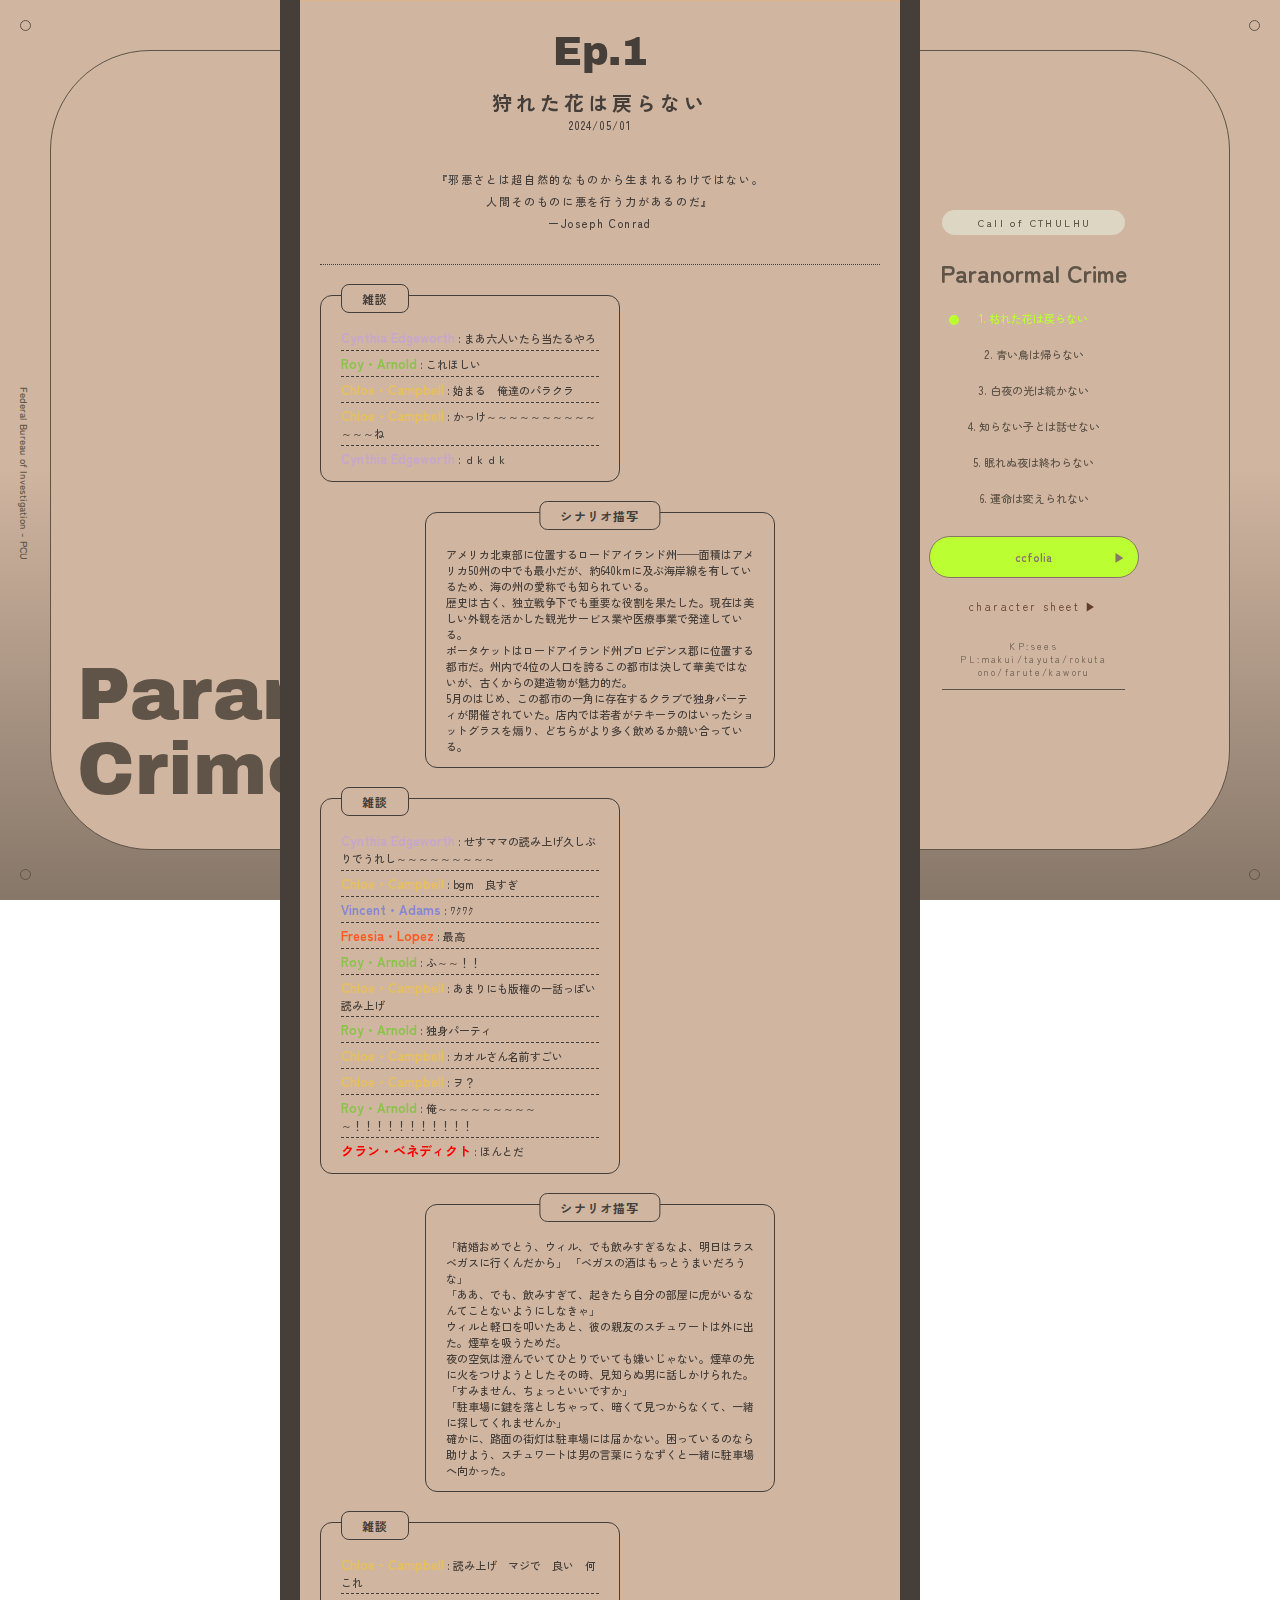
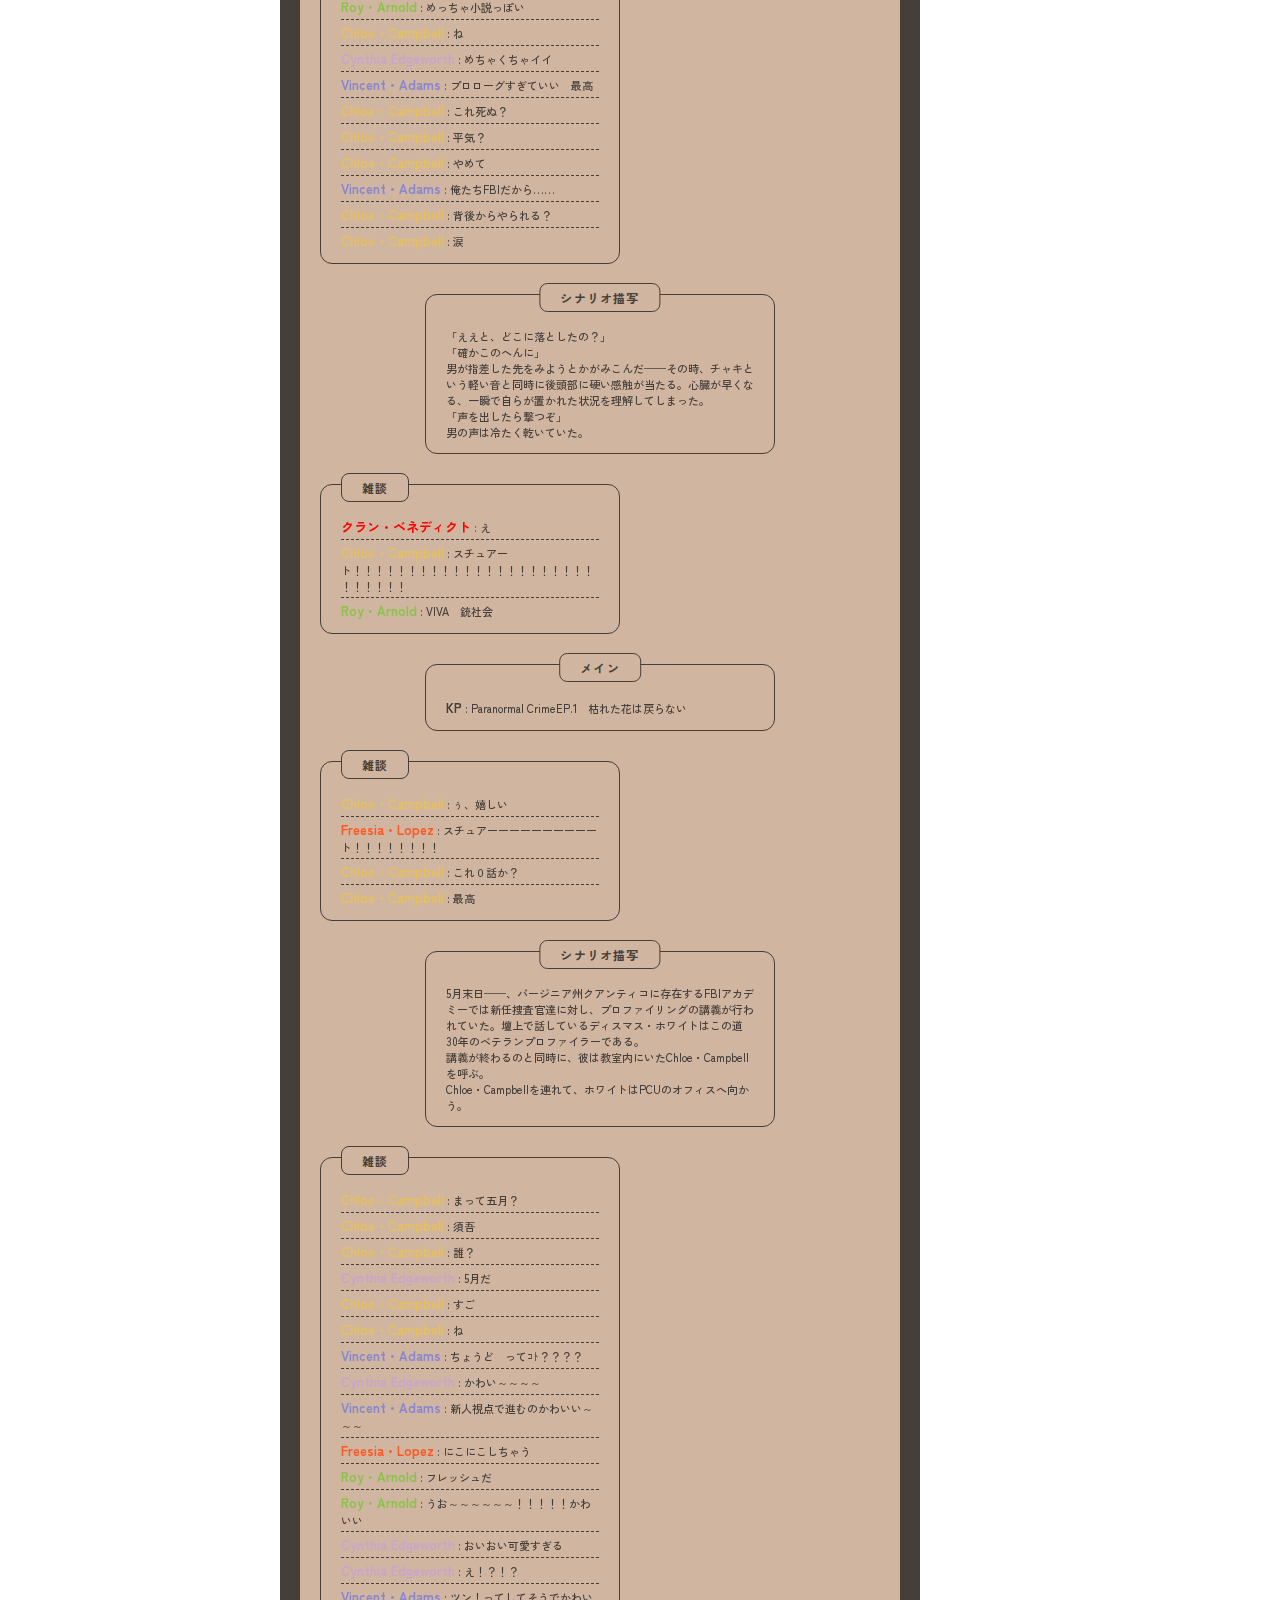
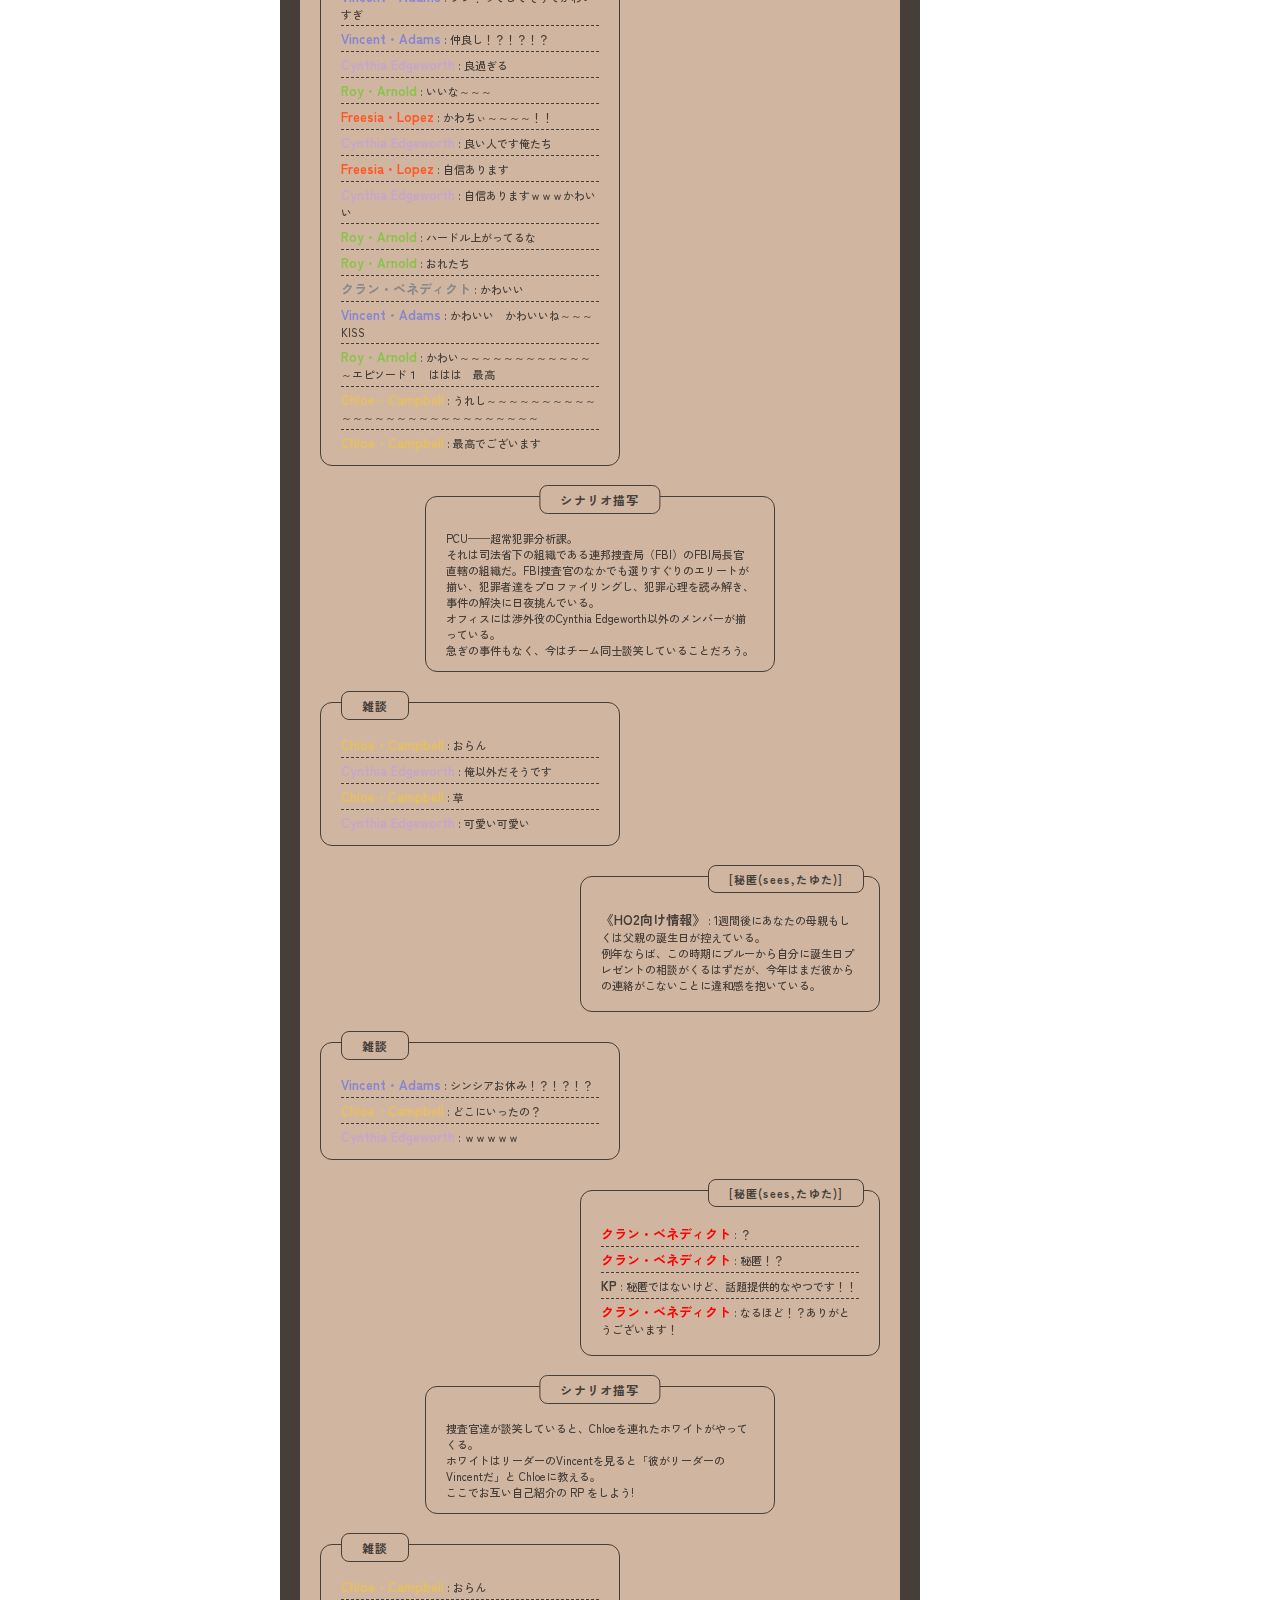
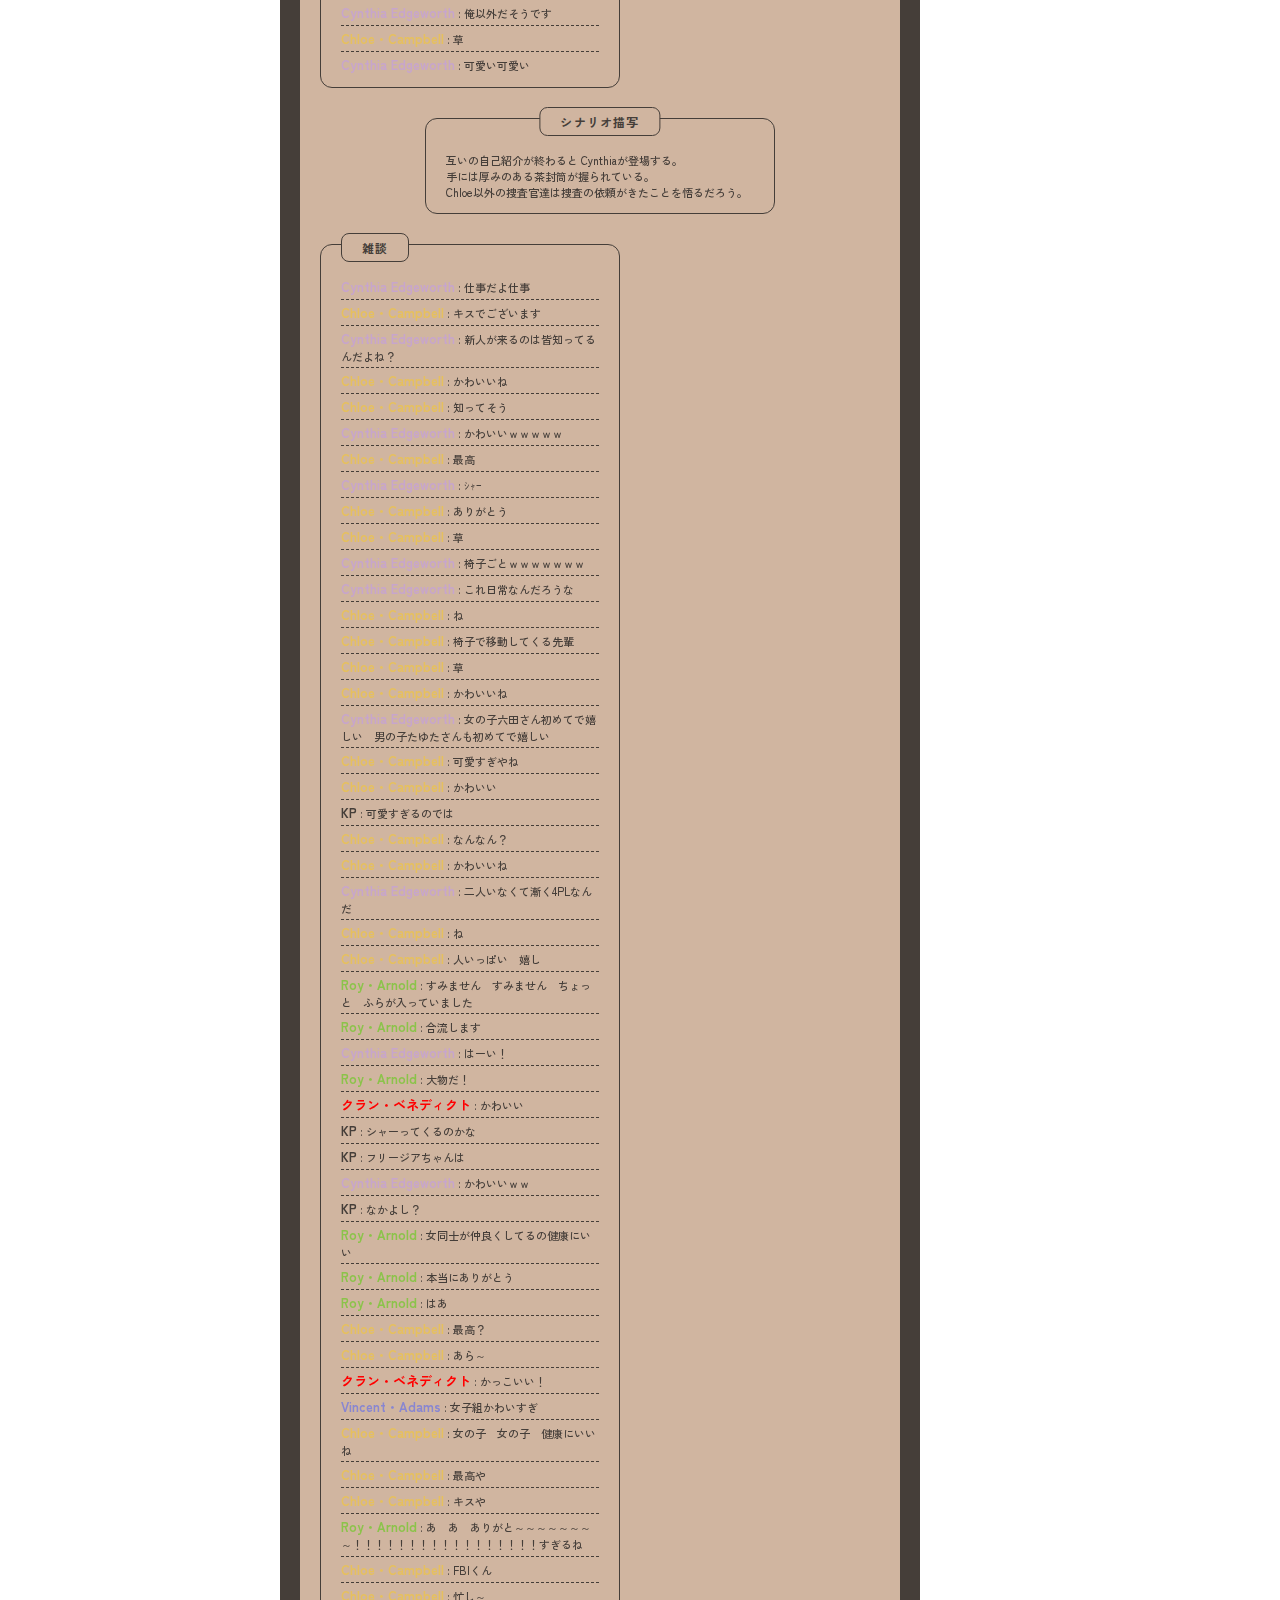
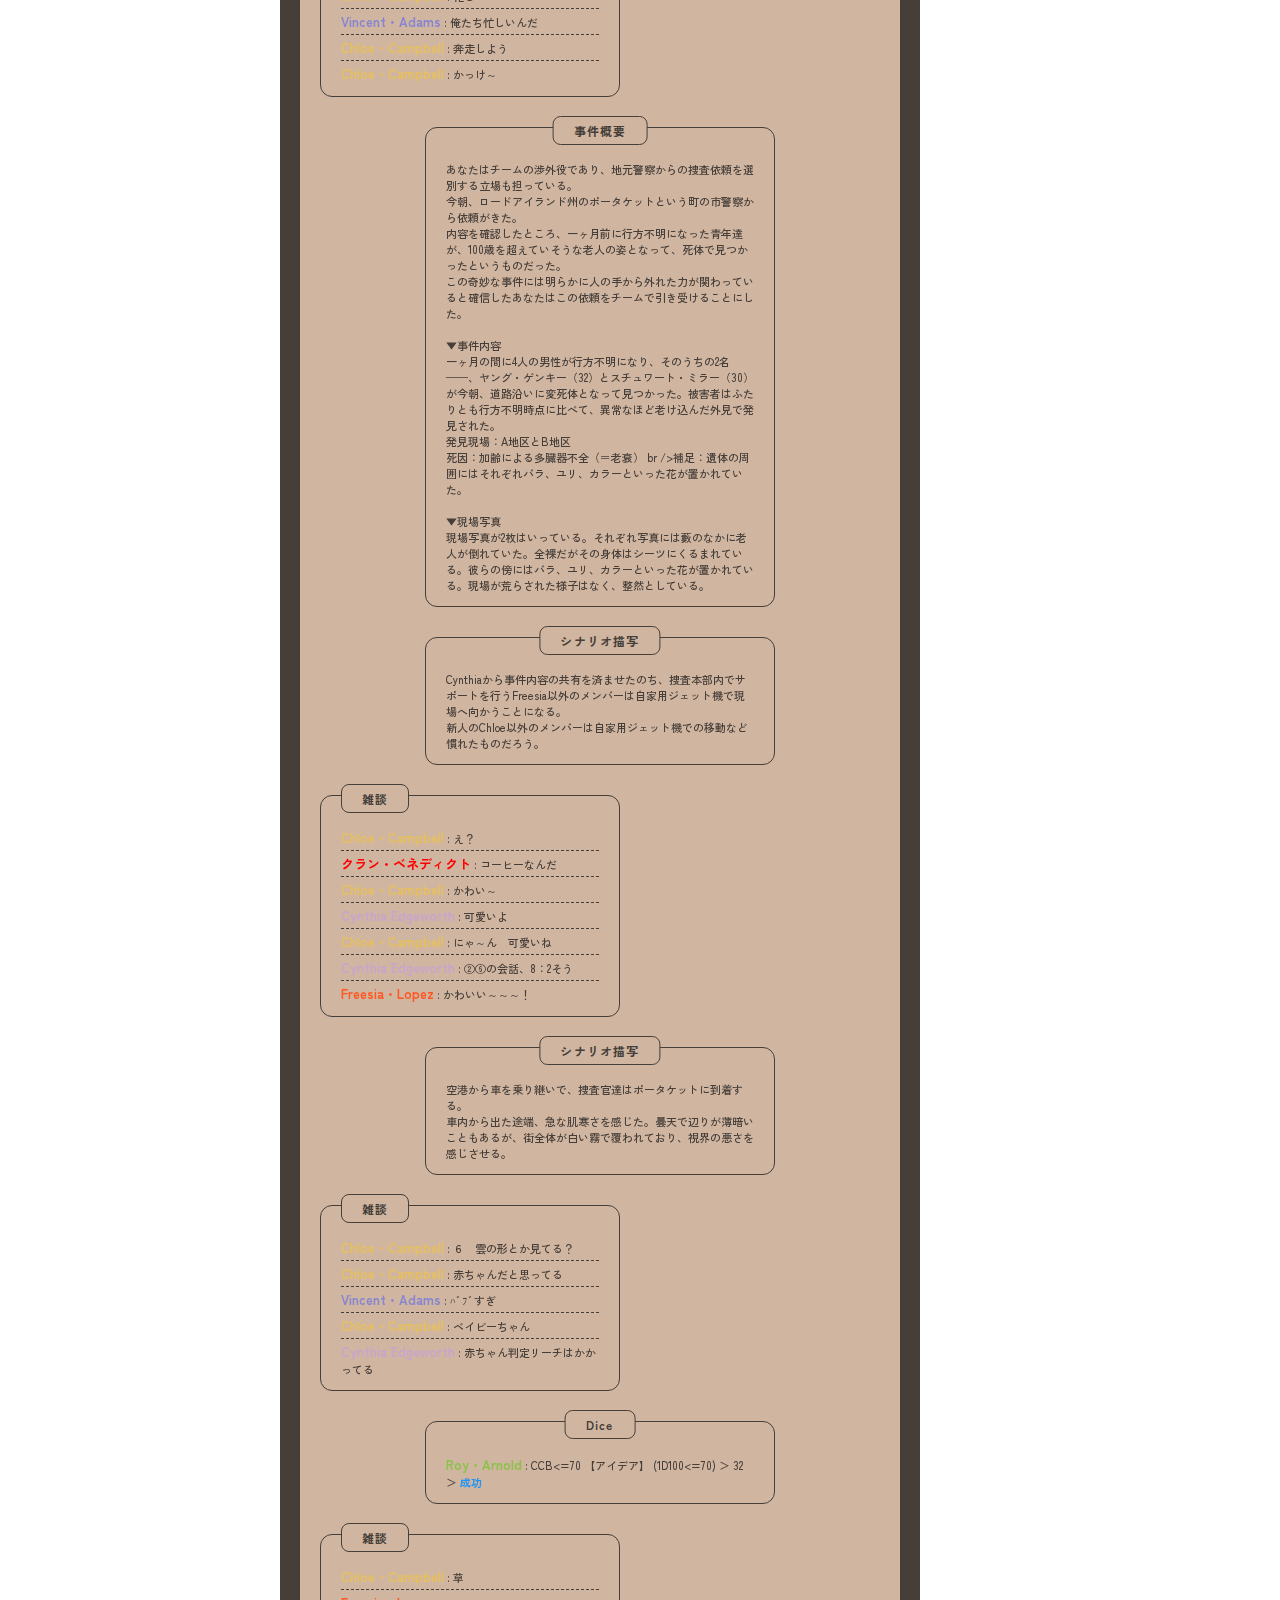
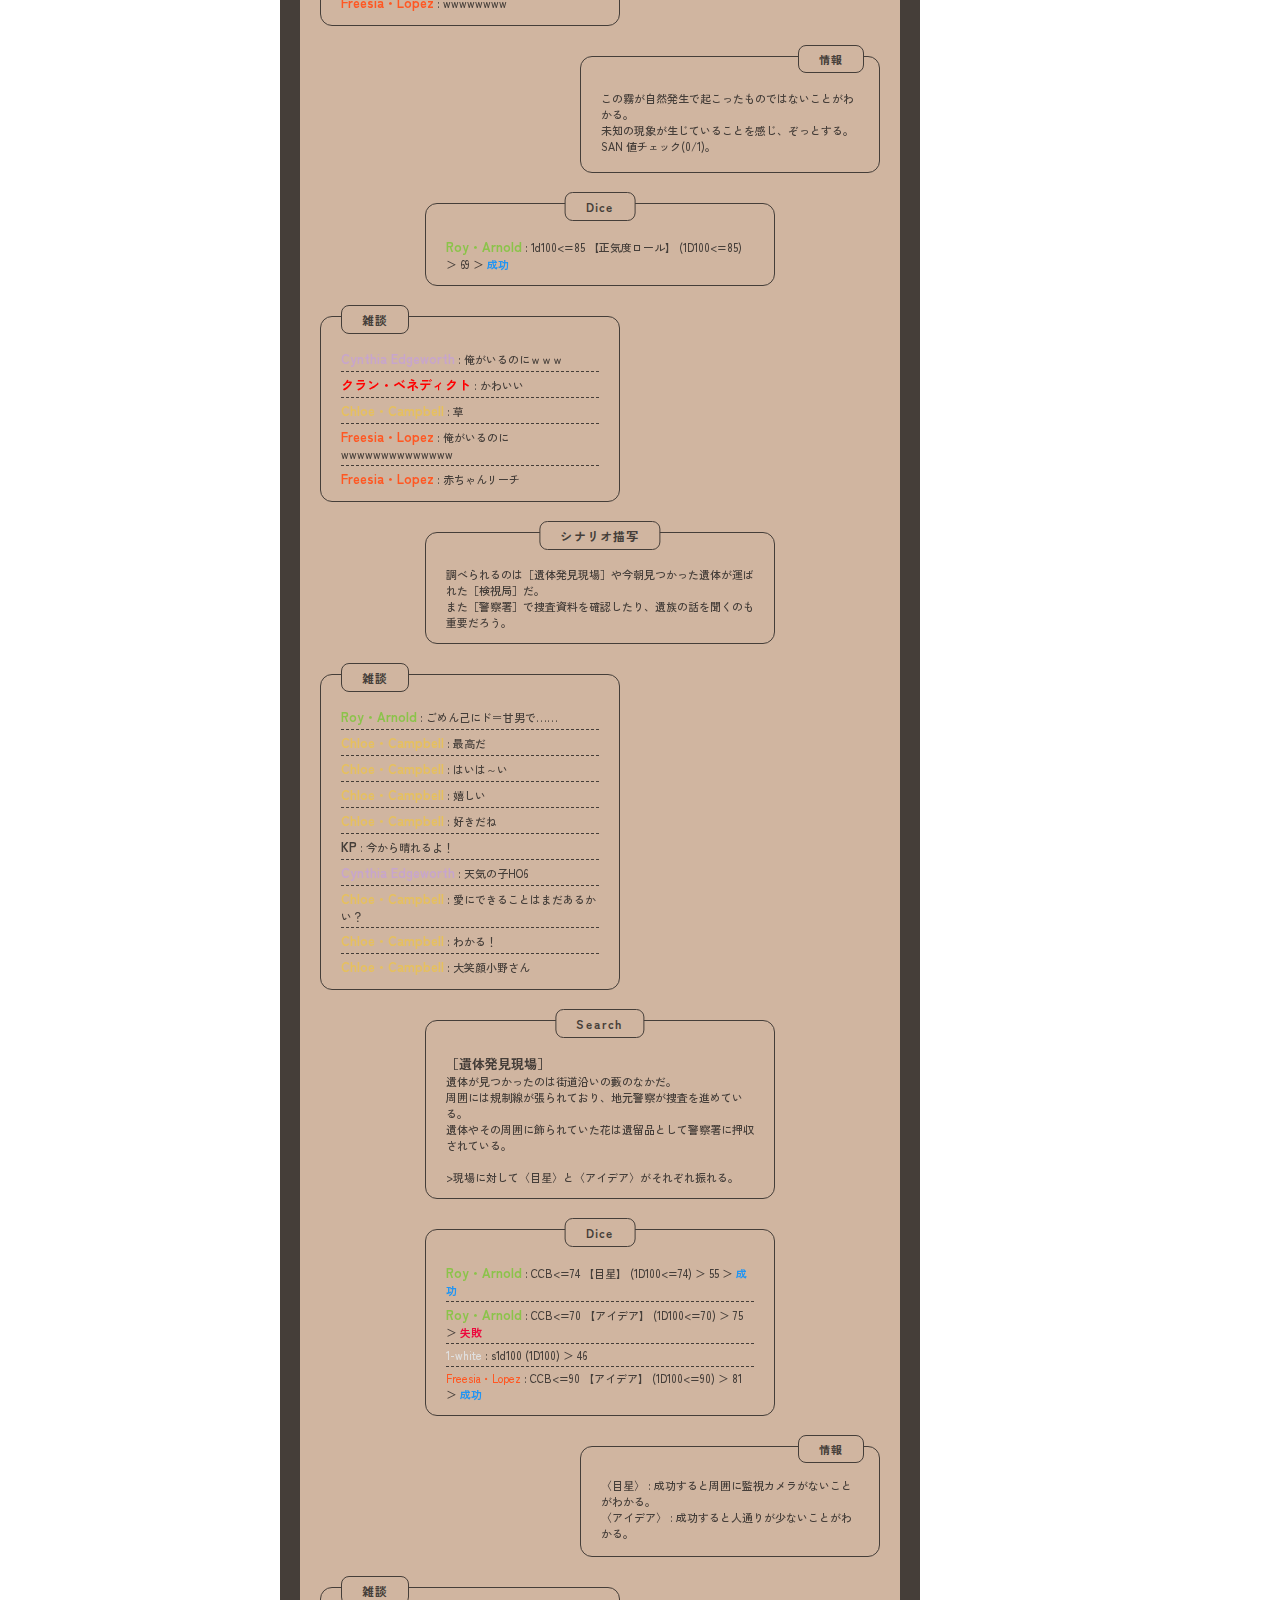
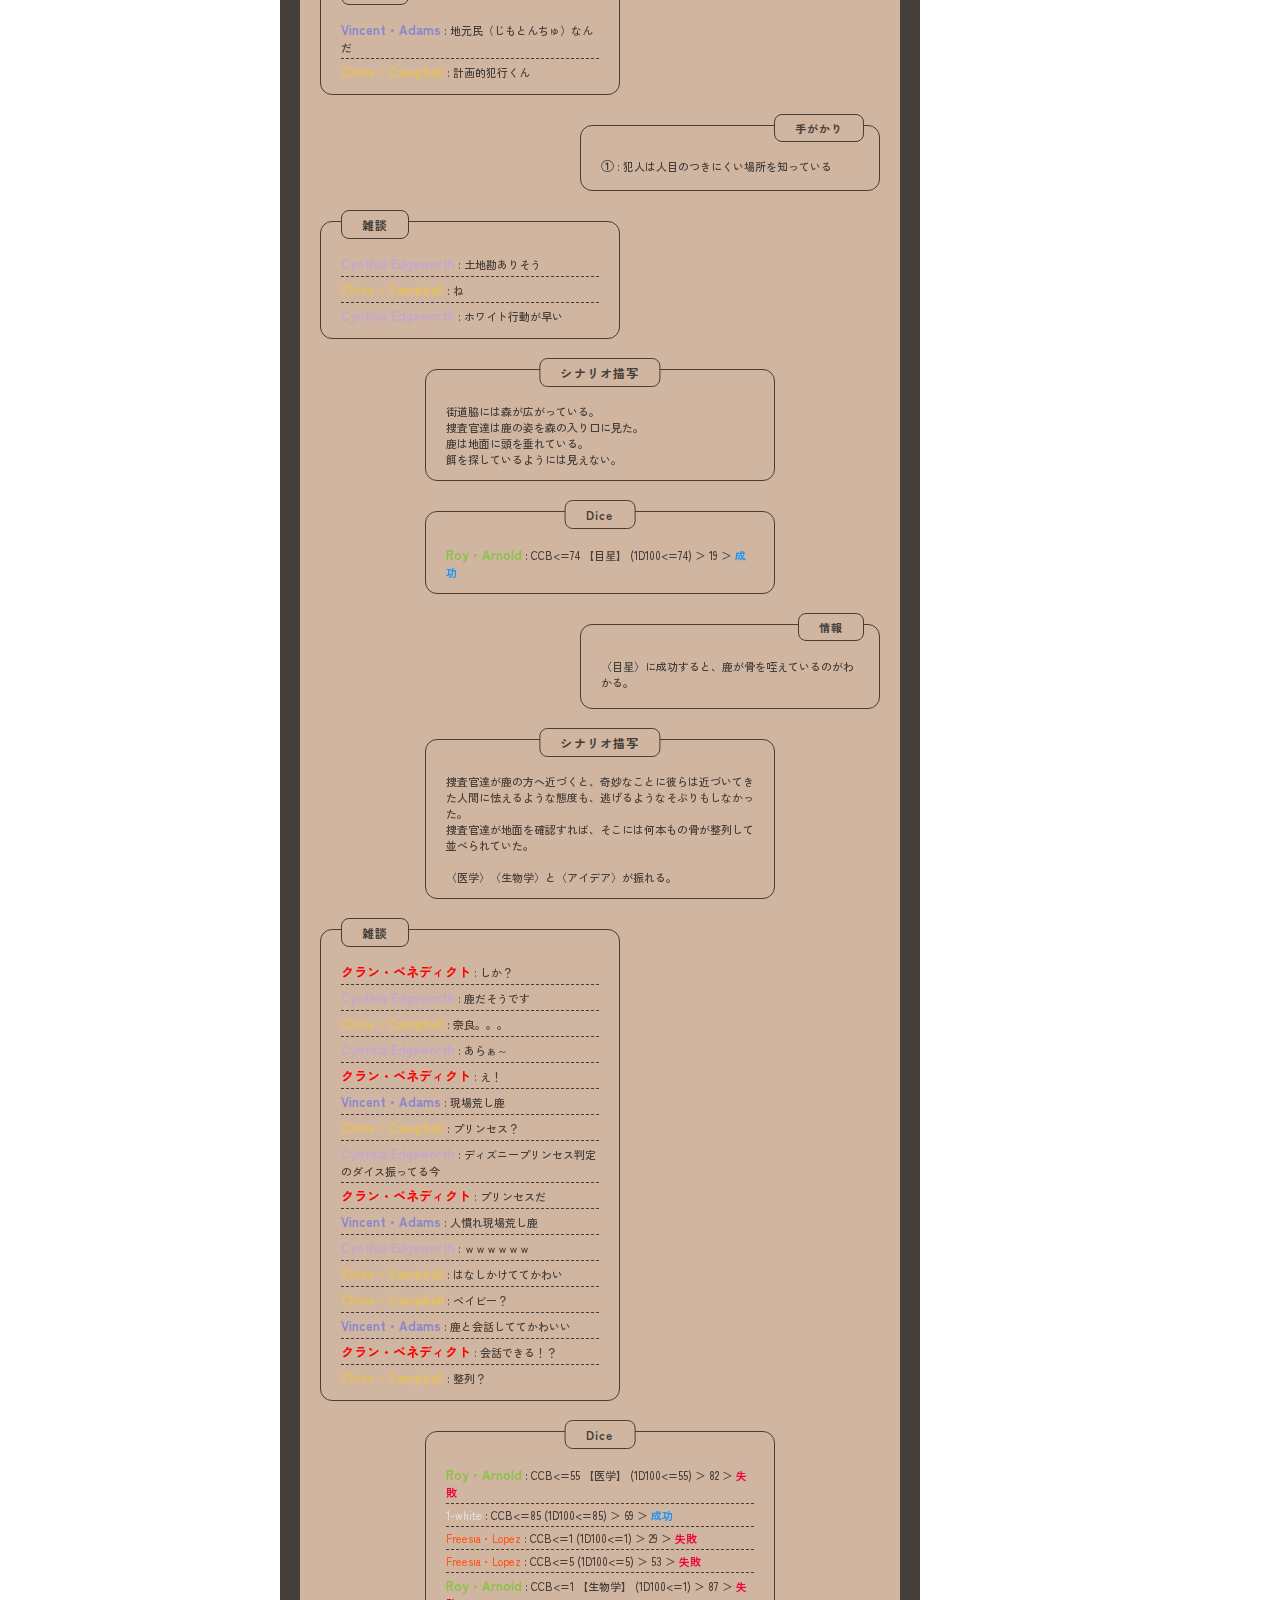
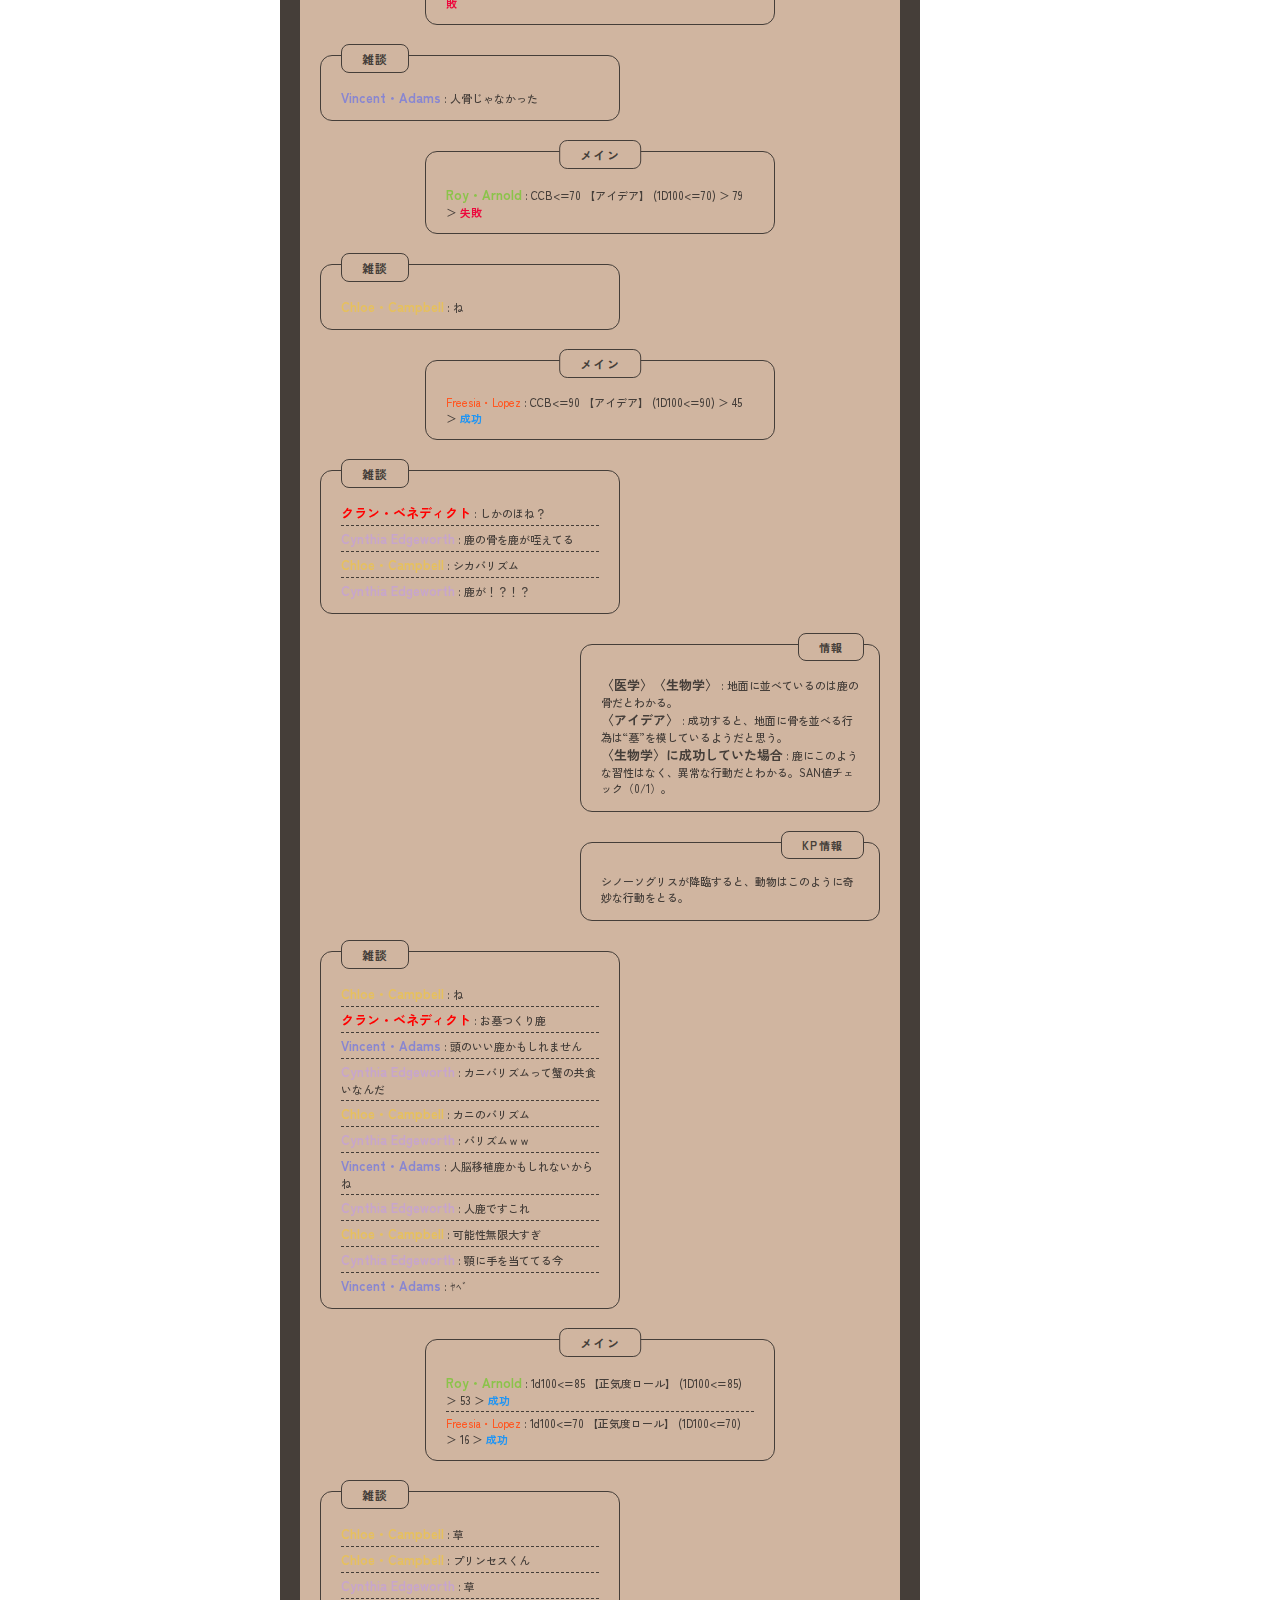
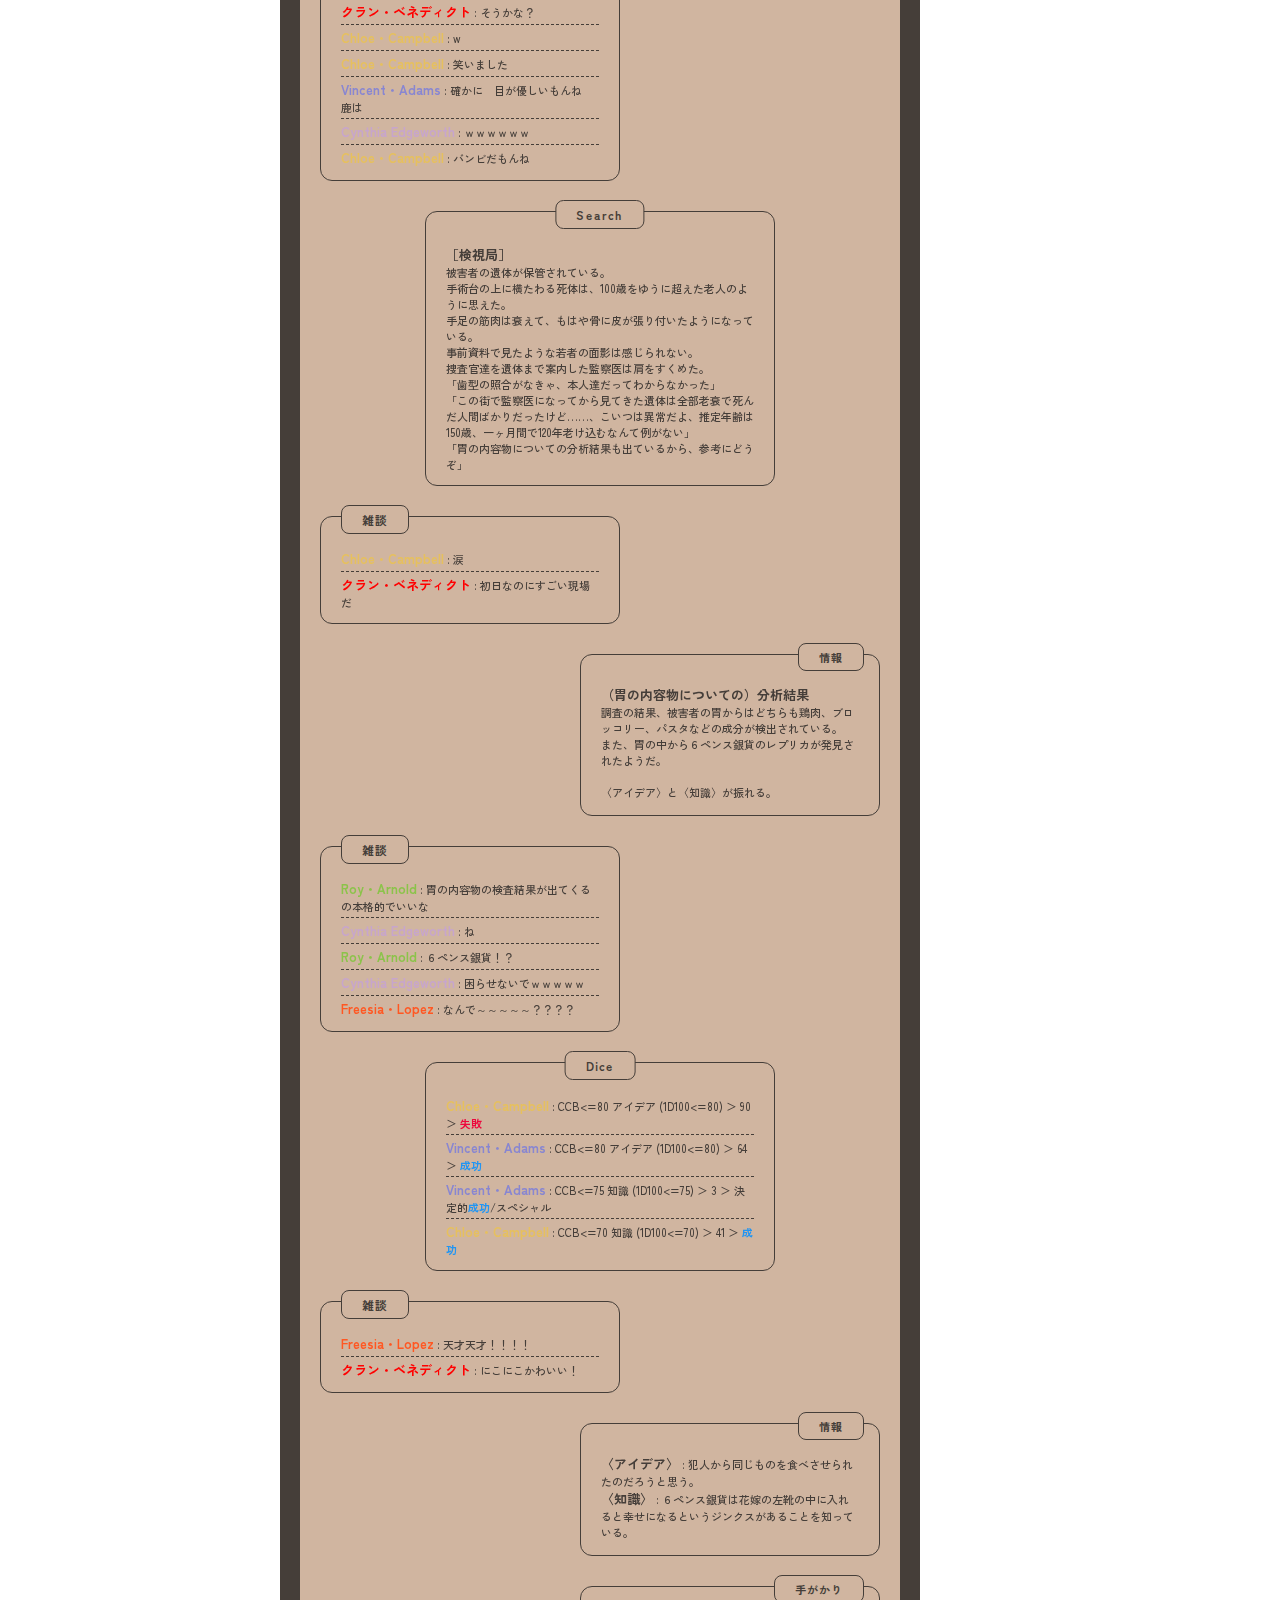
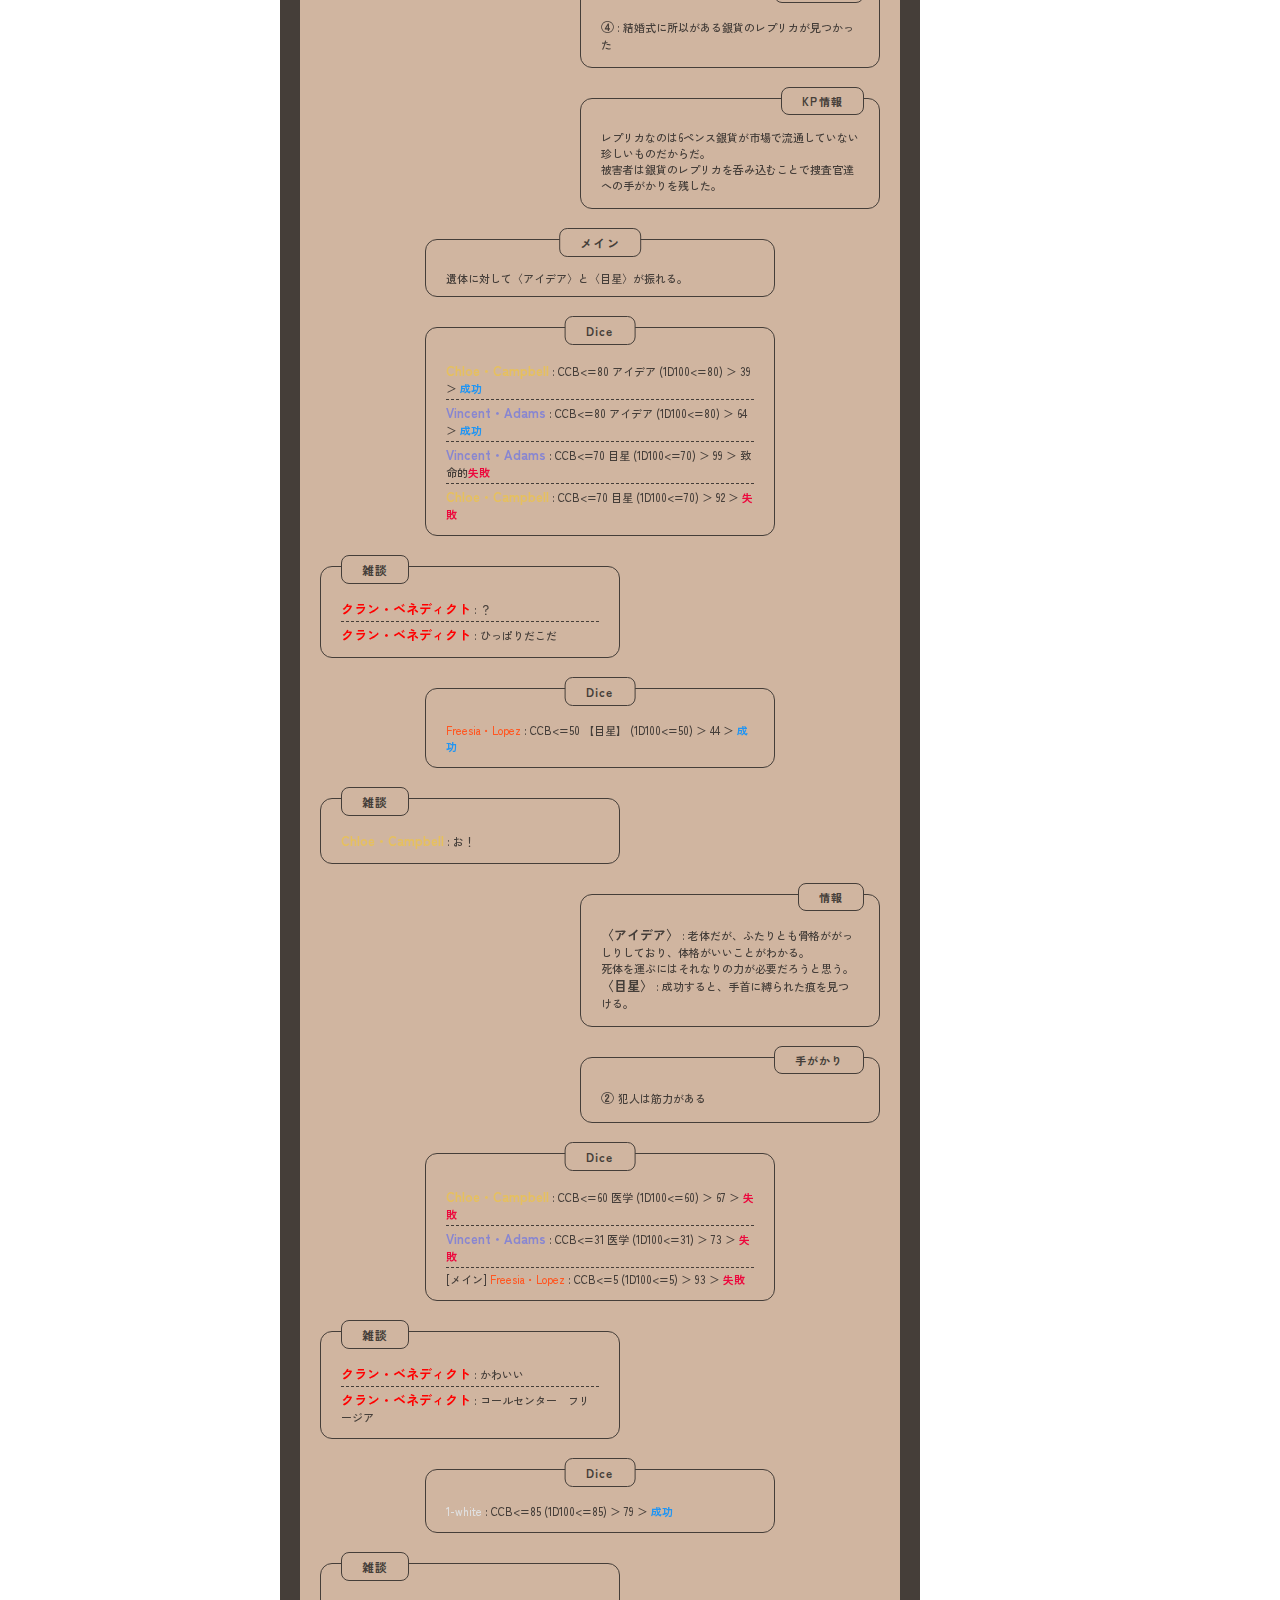
<file: index.html>
<!DOCTYPE html>
<html lang="ja">
  <head>
    <meta charset="UTF-8" />
    <meta name="robots" content="noindex, nofollow" />
    <meta http-equiv="X-UA-Compatible" content="ie=edge" />
    <title>Paranomal Crime</title>
    <link rel="stylesheet" href="css/style.css" />
    <link rel="stylesheet" href="css/reset.css" />
    <link rel="preconnect" href="https://fonts.googleapis.com" />
    <link rel="preconnect" href="https://fonts.gstatic.com" crossorigin />
    <link rel="preconnect" href="https://fonts.googleapis.com" />
    <link
      href="https://fonts.googleapis.com/css2?family=Archivo+Black&display=swap"
      rel="stylesheet"
    />
    <link
      href="https://fonts.googleapis.com/css2?family=Zen+Kaku+Gothic+New:wght@400;500;700&family=Zen+Maru+Gothic:wght@400;500;700&display=swap"
      rel="stylesheet"
    />
    <script src="https://ajax.googleapis.com/ajax/libs/jquery/3.6.0/jquery.min.js"></script>
    <!-- <script src="js/pass.js" defer></script> -->
    <script src="js/script.js"></script>
  </head>
  <body>
    <div class="bg-back">
      <p class="bg-back__copy">Federal Bureau of Investigation - PCU</p>
      <div class="bg-back__bg-inner"></div>
      <ul class="bg-back__round">
        <li></li>
        <li></li>
        <li></li>
        <li></li>
      </ul>
      <div class="bg-back__logo">
        <p>Paranormal<br />Crime</p>
      </div>
    </div>
    <header class="header">
      <div class="header__switch switch">
        <a>Call of CTHULHU</a>
      </div>
      <div class="header__ttl zenmaru">Paranormal Crime</div>
      <nav class="header__nav">
        <ul class="header__list">
          <li class="header__item">
            <a href="#first" class="header__link">1. 枯れた花は戻らない</a>
          </li>
          <li class="header__item">
            <a href="#second" class="header__link">2. 青い鳥は帰らない</a>
          </li>
          <li class="header__item">
            <a href="#third" class="header__link">3. 白夜の光は続かない</a>
          </li>
          <li class="header__item">
            <a href="#forth" class="header__link">4. 知らない子とは話せない</a>
          </li>
          <li class="header__item">
            <a href="#fifth" class="header__link">5. 眠れぬ夜は終わらない</a>
          </li>
          <li class="header__item">
            <a href="#sixth" class="header__link">6. 運命は変えられない</a>
          </li>
        </ul>
      </nav>
      <div class="header__btn zenmaru" id="registrations">
        <a href="https://ccfolia.com/rooms/z6xfbtt0T" target="_blank">
          ccfolia
        </a>
      </div>
      <div class="header__character zenmaru" id="restaurant">
        <a href="#cs">character sheet ▶︎</a>
      </div>
      <div class="header__here zenmaru" id="restaurant">
        KP:sees<br />PL:makui/tayuta/rokuta<br />
        ono/farute/kaworu
      </div>
    </header>
    <!-- アコーディオンで現れるエリア -->
    <!-- /アコーディオンで現れるエリア -->
    <div class="content content_color_ep01">
      <!-- Ep.01 -->
      <div class="main">
        <div class="ep01 sec-scroll-point" id="first">
          <div class="title">
            <h1>Ep.1</h1>
            <p class="scenario_data">
              <span class="scenario_title">狩れた花は戻らない</span><br />
              <span class="scenario_date">2024/05/01</span>
            </p>
            <p class="adage">
              『邪悪さとは超自然的なものから生まれるわけではない。<br />人間そのものに悪を行う力があるのだ』<br />ーJoseph
              Conrad
            </p>
          </div>

          <div class="chat_talk">
            <div class="chat_talktitle">
              <span> 雑談</span>
            </div>
            <p class="chat_text">
              <span class="chat_parson" style="color: #c7a5cc"
                >Cynthia Edgeworth</span
              >
              :
              <span> まあ六人いたら当たるやろ </span>
            </p>
            <p class="chat_text">
              <span class="chat_parson" style="color: #8bc34a"
                >Roy・Arnold</span
              >
              :
              <span> これほしい </span>
            </p>
            <p class="chat_text">
              <span class="chat_parson" style="color: #e6c05e"
                >Chloe・Campbell</span
              >
              :
              <span> 始まる　俺達のパラクラ </span>
            </p>
            <p class="chat_text">
              <span class="chat_parson" style="color: #e6c05e"
                >Chloe・Campbell</span
              >
              :
              <span> かっけ～～～～～～～～～～～～～ね </span>
            </p>
            <p class="chat_text">
              <span class="chat_parson" style="color: #c7a5cc"
                >Cynthia Edgeworth</span
              >
              :
              <span> ｄｋｄｋ </span>
            </p>
          </div>

          <div class="chat_main">
            <div class="chat_maintitle">
              <span> シナリオ描写</span>
            </div>
            <p class="chat_text">
              <span>
                アメリカ北東部に位置するロードアイランド州──面積はアメリカ50州の中でも最小だが、約640kmに及ぶ海岸線を有しているため、海の州の愛称でも知られている。<br />
                歴史は古く、独立戦争下でも重要な役割を果たした。現在は美しい外観を活かした観光サービス業や医療事業で発達している。<br />
                ポータケットはロードアイランド州プロビデンス郡に位置する都市だ。州内で4位の人口を誇るこの都市は決して華美ではないが、古くからの建造物が魅力的だ。<br />
                5月のはじめ、この都市の一角に存在するクラブで独身パーティが開催されていた。店内では若者がテキーラのはいったショットグラスを煽り、どちらがより多く飲めるか競い合っている。<br />
              </span>
            </p>
          </div>

          <div class="chat_talk">
            <div class="chat_talktitle">
              <span> 雑談</span>
            </div>
            <p class="chat_text">
              <span class="chat_parson" style="color: #c7a5cc"
                >Cynthia Edgeworth</span
              >
              :
              <span>
                せすママの読み上げ久しぶりでうれし～～～～～～～～～
              </span>
            </p>
            <p class="chat_text">
              <span class="chat_parson" style="color: #e6c05e"
                >Chloe・Campbell</span
              >
              :
              <span> bgm　良すぎ </span>
            </p>
            <p class="chat_text">
              <span class="chat_parson" style="color: #8886d1"
                >Vincent・Adams</span
              >
              :
              <span> ﾜｸﾜｸ </span>
            </p>
            <p class="chat_text">
              <span class="chat_parson" style="color: #ff5722"
                >Freesia・Lopez</span
              >
              :
              <span> 最高 </span>
            </p>
            <p class="chat_text">
              <span class="chat_parson" style="color: #8bc34a"
                >Roy・Arnold</span
              >
              :
              <span> ふ～～！！ </span>
            </p>
            <p class="chat_text">
              <span class="chat_parson" style="color: #e6c05e"
                >Chloe・Campbell</span
              >
              :
              <span> あまりにも版権の一話っぽい読み上げ </span>
            </p>
            <p class="chat_text">
              <span class="chat_parson" style="color: #8bc34a"
                >Roy・Arnold</span
              >
              :
              <span> 独身パーティ </span>
            </p>
            <p class="chat_text">
              <span class="chat_parson" style="color: #e6c05e"
                >Chloe・Campbell</span
              >
              :
              <span> カオルさん名前すごい </span>
            </p>
            <p class="chat_text">
              <span class="chat_parson" style="color: #e6c05e"
                >Chloe・Campbell</span
              >
              :
              <span> ヲ？ </span>
            </p>

            <p class="chat_text">
              <span class="chat_parson" style="color: #8bc34a"
                >Roy・Arnold</span
              >
              :
              <span> 俺～～～～～～～～～～！！！！！！！！！！！ </span>
            </p>

            <p class="chat_text">
              <span class="chat_parson" style="color: #ff0000"
                >クラン・ベネディクト</span
              >
              :
              <span> ほんとだ </span>
            </p>
          </div>

          <div class="chat_main">
            <div class="chat_maintitle">
              <span> シナリオ描写</span>
            </div>
            <p class="chat_text">
              <span>
                「結婚おめでとう、ウィル、でも飲みすぎるなよ、明日はラスベガスに行くんだから」
                「ベガスの酒はもっとうまいだろうな」<br />
                「ああ、でも、飲みすぎて、起きたら自分の部屋に虎がいるなんてことないようにしなきゃ」<br />
                ウィルと軽口を叩いたあと、彼の親友のスチュワートは外に出た。煙草を吸うためだ。<br />
                夜の空気は澄んでいてひとりでいても嫌いじゃない。煙草の先に火をつけようとしたその時、見知らぬ男に話しかけられた。<br />
                「すみません、ちょっといいですか」<br />
                「駐車場に鍵を落としちゃって、暗くて見つからなくて、一緒に探してくれませんか」<br />
                確かに、路面の街灯は駐車場には届かない。困っているのなら助けよう、スチュワートは男の言葉にうなずくと一緒に駐車場へ向かった。
              </span>
            </p>
          </div>

          <div class="chat_talk">
            <div class="chat_talktitle">
              <span> 雑談</span>
            </div>
            <p class="chat_text">
              <span class="chat_parson" style="color: #e6c05e"
                >Chloe・Campbell</span
              >
              :
              <span> 読み上げ　マジで　良い　何これ </span>
            </p>
            <p class="chat_text">
              <span class="chat_parson" style="color: #8bc34a"
                >Roy・Arnold</span
              >
              :
              <span> めっちゃ小説っぽい </span>
            </p>
            <p class="chat_text">
              <span class="chat_parson" style="color: #e6c05e"
                >Chloe・Campbell</span
              >
              :
              <span> ね </span>
            </p>
            <p class="chat_text">
              <span class="chat_parson" style="color: #c7a5cc"
                >Cynthia Edgeworth</span
              >
              :
              <span> めちゃくちゃイイ </span>
            </p>
            <p class="chat_text">
              <span class="chat_parson" style="color: #8886d1"
                >Vincent・Adams</span
              >
              :
              <span> プロローグすぎていい　最高 </span>
            </p>
            <p class="chat_text">
              <span class="chat_parson" style="color: #e6c05e"
                >Chloe・Campbell</span
              >
              :
              <span> これ死ぬ？ </span>
            </p>
            <p class="chat_text">
              <span class="chat_parson" style="color: #e6c05e"
                >Chloe・Campbell</span
              >
              :
              <span> 平気？ </span>
            </p>
            <p class="chat_text">
              <span class="chat_parson" style="color: #e6c05e"
                >Chloe・Campbell</span
              >
              :
              <span> やめて </span>
            </p>
            <p class="chat_text">
              <span class="chat_parson" style="color: #8886d1"
                >Vincent・Adams</span
              >
              :
              <span> 俺たちFBIだから…… </span>
            </p>
            <p class="chat_text">
              <span class="chat_parson" style="color: #e6c05e"
                >Chloe・Campbell</span
              >
              :
              <span> 背後からやられる？ </span>
            </p>
            <p class="chat_text">
              <span class="chat_parson" style="color: #e6c05e"
                >Chloe・Campbell</span
              >
              :
              <span> 涙 </span>
            </p>
          </div>

          <div class="chat_main">
            <div class="chat_maintitle">
              <span> シナリオ描写</span>
            </div>
            <p class="chat_text">
              <span>
                「ええと、どこに落としたの？」<br />
                「確かこのへんに」<br />
                男が指差した先をみようとかがみこんだ──その時、チャキという軽い音と同時に後頭部に硬い感触が当たる。心臓が早くなる、一瞬で自らが置かれた状況を理解してしまった。<br />
                「声を出したら撃つぞ」<br />
                男の声は冷たく乾いていた。
              </span>
            </p>
          </div>

          <div class="chat_talk">
            <div class="chat_talktitle">
              <span> 雑談</span>
            </div>

            <p class="chat_text">
              <span class="chat_parson" style="color: #ff0000"
                >クラン・ベネディクト</span
              >
              :
              <span> え </span>
            </p>
            <p class="chat_text">
              <span class="chat_parson" style="color: #e6c05e"
                >Chloe・Campbell</span
              >
              :
              <span>
                スチュアート！！！！！！！！！！！！！！！！！！！！！！！！！！！！
              </span>
            </p>
            <p class="chat_text">
              <span class="chat_parson" style="color: #8bc34a"
                >Roy・Arnold</span
              >
              :
              <span> VIVA　銃社会 </span>
            </p>
          </div>

          <div class="chat_main">
            <div class="chat_maintitle">
              <span>メイン</span>
            </div>
            <p class="chat_text">
              <span class="chat_parson">KP</span> :
              <span> Paranormal CrimeEP.1　枯れた花は戻らない </span>
            </p>
          </div>

          <div class="chat_talk">
            <div class="chat_talktitle">
              <span> 雑談</span>
            </div>
            <p class="chat_text">
              <span class="chat_parson" style="color: #e6c05e"
                >Chloe・Campbell</span
              >
              :
              <span> ぅ、嬉しい </span>
            </p>
            <p class="chat_text">
              <span class="chat_parson" style="color: #ff5722"
                >Freesia・Lopez</span
              >
              :
              <span> スチュアーーーーーーーーーート！！！！！！！！ </span>
            </p>
            <p class="chat_text">
              <span class="chat_parson" style="color: #e6c05e"
                >Chloe・Campbell</span
              >
              :
              <span> これ０話か？ </span>
            </p>
            <p class="chat_text">
              <span class="chat_parson" style="color: #e6c05e"
                >Chloe・Campbell</span
              >
              :
              <span> 最高 </span>
            </p>
          </div>

          <div class="chat_main">
            <div class="chat_maintitle">
              <span> シナリオ描写</span>
            </div>
            <p class="chat_text">
              <span>
                5月末日──、バージニア州クアンティコに存在するFBIアカデミーでは新任捜査官達に対し、プロファイリングの講義が行われていた。壇上で話しているディスマス・ホワイトはこの道30年のベテランプロファイラーである。<br />
                講義が終わるのと同時に、彼は教室内にいたChloe・Campbellを呼ぶ。<br />
                Chloe・Campbellを連れて、ホワイトはPCUのオフィスへ向かう。
              </span>
            </p>
          </div>

          <div class="chat_talk">
            <div class="chat_talktitle">
              <span> 雑談</span>
            </div>
            <p class="chat_text">
              <span class="chat_parson" style="color: #e6c05e"
                >Chloe・Campbell</span
              >
              :
              <span> まって五月？ </span>
            </p>
            <p class="chat_text">
              <span class="chat_parson" style="color: #e6c05e"
                >Chloe・Campbell</span
              >
              :
              <span> 須吾 </span>
            </p>
            <p class="chat_text">
              <span class="chat_parson" style="color: #e6c05e"
                >Chloe・Campbell</span
              >
              :
              <span> 誰？ </span>
            </p>
            <p class="chat_text">
              <span class="chat_parson" style="color: #c7a5cc"
                >Cynthia Edgeworth</span
              >
              :
              <span> 5月だ </span>
            </p>
            <p class="chat_text">
              <span class="chat_parson" style="color: #e6c05e"
                >Chloe・Campbell</span
              >
              :
              <span> すご </span>
            </p>
            <p class="chat_text">
              <span class="chat_parson" style="color: #e6c05e"
                >Chloe・Campbell</span
              >
              :
              <span> ね </span>
            </p>
            <p class="chat_text">
              <span class="chat_parson" style="color: #8886d1"
                >Vincent・Adams</span
              >
              :
              <span> ちょうど　ってｺﾄ？？？？ </span>
            </p>
            <p class="chat_text">
              <span class="chat_parson" style="color: #c7a5cc"
                >Cynthia Edgeworth</span
              >
              :
              <span> かわい～～～～ </span>
            </p>
            <p class="chat_text">
              <span class="chat_parson" style="color: #8886d1"
                >Vincent・Adams</span
              >
              :
              <span> 新人視点で進むのかわいい～～～ </span>
            </p>
            <p class="chat_text">
              <span class="chat_parson" style="color: #ff5722"
                >Freesia・Lopez</span
              >
              :
              <span> にこにこしちゃう </span>
            </p>
            <p class="chat_text">
              <span class="chat_parson" style="color: #8bc34a"
                >Roy・Arnold</span
              >
              :
              <span> フレッシュだ </span>
            </p>
            <p class="chat_text">
              <span class="chat_parson" style="color: #8bc34a"
                >Roy・Arnold</span
              >
              :
              <span> うお～～～～～～！！！！！かわいい </span>
            </p>
            <p class="chat_text">
              <span class="chat_parson" style="color: #c7a5cc"
                >Cynthia Edgeworth</span
              >
              :
              <span> おいおい可愛すぎる </span>
            </p>
            <p class="chat_text">
              <span class="chat_parson" style="color: #c7a5cc"
                >Cynthia Edgeworth</span
              >
              :
              <span> え！？！？ </span>
            </p>
            <p class="chat_text">
              <span class="chat_parson" style="color: #8886d1"
                >Vincent・Adams</span
              >
              :
              <span> ツン！ってしてそうでかわいすぎ </span>
            </p>
            <p class="chat_text">
              <span class="chat_parson" style="color: #8886d1"
                >Vincent・Adams</span
              >
              :
              <span> 仲良し！？！？！？ </span>
            </p>
            <p class="chat_text">
              <span class="chat_parson" style="color: #c7a5cc"
                >Cynthia Edgeworth</span
              >
              :
              <span> 良過ぎる </span>
            </p>
            <p class="chat_text">
              <span class="chat_parson" style="color: #8bc34a"
                >Roy・Arnold</span
              >
              :
              <span> いいな～～～ </span>
            </p>
            <p class="chat_text">
              <span class="chat_parson" style="color: #ff5722"
                >Freesia・Lopez</span
              >
              :
              <span> かわちぃ～～～～！！ </span>
            </p>
            <p class="chat_text">
              <span class="chat_parson" style="color: #c7a5cc"
                >Cynthia Edgeworth</span
              >
              :
              <span> 良い人です俺たち </span>
            </p>
            <p class="chat_text">
              <span class="chat_parson" style="color: #ff5722"
                >Freesia・Lopez</span
              >
              :
              <span> 自信あります </span>
            </p>
            <p class="chat_text">
              <span class="chat_parson" style="color: #c7a5cc"
                >Cynthia Edgeworth</span
              >
              :
              <span> 自信ありますｗｗｗかわいい </span>
            </p>
            <p class="chat_text">
              <span class="chat_parson" style="color: #8bc34a"
                >Roy・Arnold</span
              >
              :
              <span> ハードル上がってるな </span>
            </p>
            <p class="chat_text">
              <span class="chat_parson" style="color: #8bc34a"
                >Roy・Arnold</span
              >
              :
              <span> おれたち </span>
            </p>
            <p class="chat_text">
              <span class="chat_parson" style="color: #888888"
                >クラン・ベネディクト</span
              >
              :
              <span> かわいい </span>
            </p>
            <p class="chat_text">
              <span class="chat_parson" style="color: #8886d1"
                >Vincent・Adams</span
              >
              :
              <span> かわいい　かわいいね～～～KISS </span>
            </p>
            <p class="chat_text">
              <span class="chat_parson" style="color: #8bc34a"
                >Roy・Arnold</span
              >
              :
              <span>
                かわい～～～～～～～～～～～～～エピソード１　ははは　最高
              </span>
            </p>
            <p class="chat_text">
              <span class="chat_parson" style="color: #e6c05e"
                >Chloe・Campbell</span
              >
              :
              <span>
                うれし～～～～～～～～～～～～～～～～～～～～～～～～～～～～
              </span>
            </p>
            <p class="chat_text">
              <span class="chat_parson" style="color: #e6c05e"
                >Chloe・Campbell</span
              >
              :
              <span> 最高でございます </span>
            </p>
          </div>

          <div class="chat_main">
            <div class="chat_maintitle">
              <span> シナリオ描写</span>
            </div>
            <p class="chat_text">
              <span>
                PCU──超常犯罪分析課。<br />
                それは司法省下の組織である連邦捜査局（FBI）のFBI局長官直轄の組織だ。FBI捜査官のなかでも選りすぐりのエリートが揃い、犯罪者達をプロファイリングし、犯罪心理を読み解き、事件の解決に日夜挑んでいる。<br />
                オフィスには渉外役のCynthia
                Edgeworth以外のメンバーが揃っている。<br />
                急ぎの事件もなく、今はチーム同士談笑していることだろう。
              </span>
            </p>
          </div>

          <div class="chat_talk">
            <div class="chat_talktitle">
              <span> 雑談</span>
            </div>
            <p class="chat_text">
              <span class="chat_parson" style="color: #e6c05e"
                >Chloe・Campbell</span
              >
              :
              <span> おらん </span>
            </p>
            <p class="chat_text">
              <span class="chat_parson" style="color: #c7a5cc"
                >Cynthia Edgeworth</span
              >
              :
              <span> 俺以外だそうです </span>
            </p>
            <p class="chat_text">
              <span class="chat_parson" style="color: #e6c05e"
                >Chloe・Campbell</span
              >
              :
              <span> 草 </span>
            </p>
            <p class="chat_text">
              <span class="chat_parson" style="color: #c7a5cc"
                >Cynthia Edgeworth</span
              >
              :
              <span> 可愛い可愛い </span>
            </p>
          </div>

          <div class="chat_info">
            <div class="chat_infotitle">
              <span> [秘匿(sees,たゆた)]</span>
            </div>
            <p class="chat_text">
              <span class="chat_parson">《HO2向け情報》</span> :
              <span>
                1週間後にあなたの母親もしくは父親の誕生日が控えている。<br />例年ならば、この時期にブルーから自分に誕生日プレゼントの相談がくるはずだが、今年はまだ彼からの連絡がこないことに違和感を抱いている。<br />
              </span>
            </p>
          </div>

          <div class="chat_talk">
            <div class="chat_talktitle">
              <span> 雑談</span>
            </div>
            <p class="chat_text">
              <span class="chat_parson" style="color: #8886d1"
                >Vincent・Adams</span
              >
              :
              <span> シンシアお休み！？！？！？ </span>
            </p>

            <p class="chat_text">
              <span class="chat_parson" style="color: #e6c05e"
                >Chloe・Campbell</span
              >
              :
              <span> どこにいったの？ </span>
            </p>

            <p class="chat_text">
              <span class="chat_parson" style="color: #c7a5cc"
                >Cynthia Edgeworth</span
              >
              :
              <span> ｗｗｗｗｗ </span>
            </p>
          </div>

          <div class="chat_info">
            <div class="chat_infotitle">
              <span> [秘匿(sees,たゆた)]</span>
            </div>
            <p class="chat_text">
              <span class="chat_parson" style="color: #ff0000"
                >クラン・ベネディクト</span
              >
              :
              <span> ？ </span>
            </p>
            <p class="chat_text">
              <span class="chat_parson" style="color: #ff0000"
                >クラン・ベネディクト</span
              >
              :
              <span> 秘匿！？ </span>
            </p>
            <p class="chat_text">
              <span class="chat_parson">KP</span> :
              <span> 秘匿ではないけど、話題提供的なやつです！！ </span>
            </p>
            <p class="chat_text">
              <span class="chat_parson" style="color: #ff0000"
                >クラン・ベネディクト</span
              >
              :
              <span> なるほど！？ありがとうございます！ </span>
            </p>
          </div>

          <div class="chat_main">
            <div class="chat_maintitle">
              <span> シナリオ描写</span>
            </div>
            <p class="chat_text">
              <span>
                捜査官達が談笑していると、Chloeを連れたホワイトがやってくる。<br />
                ホワイトはリーダーのVincentを見ると「彼がリーダーのVincentだ」と
                Chloeに教える。<br />
                ここでお互い自己紹介の RP をしよう!
              </span>
            </p>
          </div>

          <div class="chat_talk">
            <div class="chat_talktitle">
              <span> 雑談</span>
            </div>
            <p class="chat_text">
              <span class="chat_parson" style="color: #e6c05e"
                >Chloe・Campbell</span
              >
              :
              <span> おらん </span>
            </p>
            <p class="chat_text">
              <span class="chat_parson" style="color: #c7a5cc"
                >Cynthia Edgeworth</span
              >
              :
              <span> 俺以外だそうです </span>
            </p>
            <p class="chat_text">
              <span class="chat_parson" style="color: #e6c05e"
                >Chloe・Campbell</span
              >
              :
              <span> 草 </span>
            </p>
            <p class="chat_text">
              <span class="chat_parson" style="color: #c7a5cc"
                >Cynthia Edgeworth</span
              >
              :
              <span> 可愛い可愛い </span>
            </p>
          </div>

          <div class="chat_main">
            <div class="chat_maintitle">
              <span> シナリオ描写</span>
            </div>
            <p class="chat_text">
              <span>
                互いの自己紹介が終わると Cynthiaが登場する。<br />
                手には厚みのある茶封筒が握られている。 <br />
                Chloe以外の捜査官達は捜査の依頼がきたことを悟るだろう。
              </span>
            </p>
          </div>

          <div class="chat_talk">
            <div class="chat_talktitle">
              <span> 雑談</span>
            </div>
            <p class="chat_text">
              <span class="chat_parson" style="color: #c7a5cc"
                >Cynthia Edgeworth</span
              >
              :
              <span> 仕事だよ仕事 </span>
            </p>

            <p class="chat_text">
              <span class="chat_parson" style="color: #e6c05e"
                >Chloe・Campbell</span
              >
              :
              <span> キスでございます </span>
            </p>

            <p class="chat_text">
              <span class="chat_parson" style="color: #c7a5cc"
                >Cynthia Edgeworth</span
              >
              :
              <span> 新人が来るのは皆知ってるんだよね？ </span>
            </p>

            <p class="chat_text">
              <span class="chat_parson" style="color: #e6c05e"
                >Chloe・Campbell</span
              >
              :
              <span> かわいいね </span>
            </p>

            <p class="chat_text">
              <span class="chat_parson" style="color: #e6c05e"
                >Chloe・Campbell</span
              >
              :
              <span> 知ってそう </span>
            </p>

            <p class="chat_text">
              <span class="chat_parson" style="color: #c7a5cc"
                >Cynthia Edgeworth</span
              >
              :
              <span> かわいいｗｗｗｗｗ </span>
            </p>

            <p class="chat_text">
              <span class="chat_parson" style="color: #e6c05e"
                >Chloe・Campbell</span
              >
              :
              <span> 最高 </span>
            </p>

            <p class="chat_text">
              <span class="chat_parson" style="color: #c7a5cc"
                >Cynthia Edgeworth</span
              >
              :
              <span> ｼｬｰ </span>
            </p>

            <p class="chat_text">
              <span class="chat_parson" style="color: #e6c05e"
                >Chloe・Campbell</span
              >
              :
              <span> ありがとう </span>
            </p>

            <p class="chat_text">
              <span class="chat_parson" style="color: #e6c05e"
                >Chloe・Campbell</span
              >
              :
              <span> 草 </span>
            </p>

            <p class="chat_text">
              <span class="chat_parson" style="color: #c7a5cc"
                >Cynthia Edgeworth</span
              >
              :
              <span> 椅子ごとｗｗｗｗｗｗｗ </span>
            </p>

            <p class="chat_text">
              <span class="chat_parson" style="color: #c7a5cc"
                >Cynthia Edgeworth</span
              >
              :
              <span> これ日常なんだろうな </span>
            </p>

            <p class="chat_text">
              <span class="chat_parson" style="color: #e6c05e"
                >Chloe・Campbell</span
              >
              :
              <span> ね </span>
            </p>

            <p class="chat_text">
              <span class="chat_parson" style="color: #e6c05e"
                >Chloe・Campbell</span
              >
              :
              <span> 椅子で移動してくる先輩 </span>
            </p>

            <p class="chat_text">
              <span class="chat_parson" style="color: #e6c05e"
                >Chloe・Campbell</span
              >
              :
              <span> 草 </span>
            </p>

            <p class="chat_text">
              <span class="chat_parson" style="color: #e6c05e"
                >Chloe・Campbell</span
              >
              :
              <span> かわいいね </span>
            </p>

            <p class="chat_text">
              <span class="chat_parson" style="color: #c7a5cc"
                >Cynthia Edgeworth</span
              >
              :
              <span>
                女の子六田さん初めてで嬉しい　男の子たゆたさんも初めてで嬉しい
              </span>
            </p>

            <p class="chat_text">
              <span class="chat_parson" style="color: #e6c05e"
                >Chloe・Campbell</span
              >
              :
              <span> 可愛すぎやね </span>
            </p>

            <p class="chat_text">
              <span class="chat_parson" style="color: #e6c05e"
                >Chloe・Campbell</span
              >
              :
              <span> かわいい </span>
            </p>

            <p class="chat_text">
              <span class="chat_parson">KP</span> :
              <span> 可愛すぎるのでは </span>
            </p>

            <p class="chat_text">
              <span class="chat_parson" style="color: #e6c05e"
                >Chloe・Campbell</span
              >
              :
              <span> なんなん？ </span>
            </p>

            <p class="chat_text">
              <span class="chat_parson" style="color: #e6c05e"
                >Chloe・Campbell</span
              >
              :
              <span> かわいいね </span>
            </p>

            <p class="chat_text">
              <span class="chat_parson" style="color: #c7a5cc"
                >Cynthia Edgeworth</span
              >
              :
              <span> 二人いなくて漸く4PLなんだ </span>
            </p>

            <p class="chat_text">
              <span class="chat_parson" style="color: #e6c05e"
                >Chloe・Campbell</span
              >
              :
              <span> ね </span>
            </p>

            <p class="chat_text">
              <span class="chat_parson" style="color: #e6c05e"
                >Chloe・Campbell</span
              >
              :
              <span> 人いっぱい　嬉し </span>
            </p>

            <p class="chat_text">
              <span class="chat_parson" style="color: #8bc34a"
                >Roy・Arnold</span
              >
              :
              <span>
                すみません　すみません　ちょっと　ふらが入っていました
              </span>
            </p>

            <p class="chat_text">
              <span class="chat_parson" style="color: #8bc34a"
                >Roy・Arnold</span
              >
              :
              <span> 合流します </span>
            </p>

            <p class="chat_text">
              <span class="chat_parson" style="color: #c7a5cc"
                >Cynthia Edgeworth</span
              >
              :
              <span> はーい！ </span>
            </p>

            <p class="chat_text">
              <span class="chat_parson" style="color: #8bc34a"
                >Roy・Arnold</span
              >
              :
              <span> 大物だ！ </span>
            </p>

            <p class="chat_text">
              <span class="chat_parson" style="color: #ff0000"
                >クラン・ベネディクト</span
              >
              :
              <span> かわいい </span>
            </p>

            <p class="chat_text">
              <span class="chat_parson">KP</span> :
              <span> シャーってくるのかな </span>
            </p>

            <p class="chat_text">
              <span class="chat_parson">KP</span> :
              <span> フリージアちゃんは </span>
            </p>

            <p class="chat_text">
              <span class="chat_parson" style="color: #c7a5cc"
                >Cynthia Edgeworth</span
              >
              :
              <span> かわいいｗｗ </span>
            </p>

            <p class="chat_text">
              <span class="chat_parson">KP</span> :
              <span> なかよし？ </span>
            </p>

            <p class="chat_text">
              <span class="chat_parson" style="color: #8bc34a"
                >Roy・Arnold</span
              >
              :
              <span> 女同士が仲良くしてるの健康にいい </span>
            </p>

            <p class="chat_text">
              <span class="chat_parson" style="color: #8bc34a"
                >Roy・Arnold</span
              >
              :
              <span> 本当にありがとう </span>
            </p>

            <p class="chat_text">
              <span class="chat_parson" style="color: #8bc34a"
                >Roy・Arnold</span
              >
              :
              <span> はあ </span>
            </p>

            <p class="chat_text">
              <span class="chat_parson" style="color: #e6c05e"
                >Chloe・Campbell</span
              >
              :
              <span> 最高？ </span>
            </p>

            <p class="chat_text">
              <span class="chat_parson" style="color: #e6c05e"
                >Chloe・Campbell</span
              >
              :
              <span> あら～ </span>
            </p>

            <p class="chat_text">
              <span class="chat_parson" style="color: #ff0000"
                >クラン・ベネディクト</span
              >
              :
              <span> かっこいい！ </span>
            </p>

            <p class="chat_text">
              <span class="chat_parson" style="color: #8886d1"
                >Vincent・Adams</span
              >
              :
              <span> 女子組かわいすぎ </span>
            </p>

            <p class="chat_text">
              <span class="chat_parson" style="color: #e6c05e"
                >Chloe・Campbell</span
              >
              :
              <span> 女の子　女の子　健康にいいね </span>
            </p>

            <p class="chat_text">
              <span class="chat_parson" style="color: #e6c05e"
                >Chloe・Campbell</span
              >
              :
              <span> 最高や </span>
            </p>

            <p class="chat_text">
              <span class="chat_parson" style="color: #e6c05e"
                >Chloe・Campbell</span
              >
              :
              <span> キスや </span>
            </p>

            <p class="chat_text">
              <span class="chat_parson" style="color: #8bc34a"
                >Roy・Arnold</span
              >
              :
              <span>
                あ　あ　ありがと～～～～～～～～！！！！！！！！！！！！！！！！！すぎるね
              </span>
            </p>

            <p class="chat_text">
              <span class="chat_parson" style="color: #e6c05e"
                >Chloe・Campbell</span
              >
              :
              <span> FBIくん </span>
            </p>

            <p class="chat_text">
              <span class="chat_parson" style="color: #e6c05e"
                >Chloe・Campbell</span
              >
              :
              <span> 忙し～ </span>
            </p>

            <p class="chat_text">
              <span class="chat_parson" style="color: #8886d1"
                >Vincent・Adams</span
              >
              :
              <span> 俺たち忙しいんだ </span>
            </p>

            <p class="chat_text">
              <span class="chat_parson" style="color: #e6c05e"
                >Chloe・Campbell</span
              >
              :
              <span> 奔走しよう </span>
            </p>

            <p class="chat_text">
              <span class="chat_parson" style="color: #e6c05e"
                >Chloe・Campbell</span
              >
              :
              <span> かっけ～ </span>
            </p>
          </div>

          <div class="chat_main">
            <div class="chat_maintitle">
              <span>事件概要</span>
            </div>
            <p class="chat_text">
              <span>
                あなたはチームの渉外役であり、地元警察からの捜査依頼を選別する立場も担っている。<br />
                今朝、ロードアイランド州のポータケットという町の市警察から依頼がきた。<br />
                内容を確認したところ、一ヶ月前に行方不明になった青年達が、100歳を超えていそうな老人の姿となって、死体で見つかったというものだった。<br />
                この奇妙な事件には明らかに人の手から外れた力が関わっていると確信したあなたはこの依頼をチームで引き受けることにした。
                <br /><br />
                ▼事件内容<br />
                一ヶ月の間に4人の男性が行方不明になり、そのうちの2名──、ヤング・ゲンキー（32）とスチュワート・ミラー（30）が今朝、道路沿いに変死体となって見つかった。被害者はふたりとも行方不明時点に比べて、異常なほど老け込んだ外見で発見された。
                <br />発見現場：A地区とB地区
                <br />死因：加齢による多臓器不全（＝老衰） br
                />補足：遺体の周囲にはそれぞれバラ、ユリ、カラーといった花が置かれていた。<br /><br />
                ▼現場写真<br />
                現場写真が2枚はいっている。それぞれ写真には藪のなかに老人が倒れていた。全裸だがその身体はシーツにくるまれている。彼らの傍にはバラ、ユリ、カラーといった花が置かれている。現場が荒らされた様子はなく、整然としている。
              </span>
            </p>
          </div>

          <div class="chat_main">
            <div class="chat_maintitle">
              <span>シナリオ描写</span>
            </div>
            <p class="chat_text">
              <span>
                Cynthiaから事件内容の共有を済ませたのち、捜査本部内でサポートを行うFreesia以外のメンバーは自家用ジェット機で現場へ向かうことになる。<br />
                新人のChloe以外のメンバーは自家用ジェット機での移動など慣れたものだろう。
              </span>
            </p>
          </div>

          <div class="chat_talk">
            <div class="chat_talktitle">
              <span> 雑談</span>
            </div>
            <p class="chat_text">
              <span class="chat_parson" style="color: #e6c05e"
                >Chloe・Campbell</span
              >
              :
              <span> え？ </span>
            </p>

            <p class="chat_text">
              <span class="chat_parson" style="color: #ff0000"
                >クラン・ベネディクト</span
              >
              :
              <span> コーヒーなんだ </span>
            </p>

            <p class="chat_text">
              <span class="chat_parson" style="color: #e6c05e"
                >Chloe・Campbell</span
              >
              :
              <span> かわい～ </span>
            </p>

            <p class="chat_text">
              <span class="chat_parson" style="color: #c7a5cc"
                >Cynthia Edgeworth</span
              >
              :
              <span> 可愛いよ </span>
            </p>

            <p class="chat_text">
              <span class="chat_parson" style="color: #e6c05e"
                >Chloe・Campbell</span
              >
              :
              <span> にゃ～ん　可愛いね </span>
            </p>

            <p class="chat_text">
              <span class="chat_parson" style="color: #c7a5cc"
                >Cynthia Edgeworth</span
              >
              :
              <span> ②⑥の会話、8：2そう </span>
            </p>

            <p class="chat_text">
              <span class="chat_parson" style="color: #ff5722"
                >Freesia・Lopez</span
              >
              :
              <span> かわいい～～～！ </span>
            </p>
          </div>

          <div class="chat_main">
            <div class="chat_maintitle">
              <span>シナリオ描写</span>
            </div>
            <p class="chat_text">
              <span>
                空港から車を乗り継いで、捜査官達はポータケットに到着する。<br />車内から出た途端、急な肌寒さを感じた。曇天で辺りが薄暗いこともあるが、街全体が白い霧で覆われており、視界の悪さを感じさせる。
              </span>
            </p>
          </div>

          <div class="chat_talk">
            <div class="chat_talktitle">
              <span> 雑談</span>
            </div>
            <p class="chat_text">
              <span class="chat_parson" style="color: #e6c05e"
                >Chloe・Campbell</span
              >
              :
              <span> ６　雲の形とか見てる？ </span>
            </p>

            <p class="chat_text">
              <span class="chat_parson" style="color: #e6c05e"
                >Chloe・Campbell</span
              >
              :
              <span> 赤ちゃんだと思ってる </span>
            </p>

            <p class="chat_text">
              <span class="chat_parson" style="color: #8886d1"
                >Vincent・Adams</span
              >
              :
              <span> ﾊﾞﾌﾞすぎ </span>
            </p>

            <p class="chat_text">
              <span class="chat_parson" style="color: #e6c05e"
                >Chloe・Campbell</span
              >
              :
              <span> ベイビーちゃん </span>
            </p>

            <p class="chat_text">
              <span class="chat_parson" style="color: #c7a5cc"
                >Cynthia Edgeworth</span
              >
              :
              <span> 赤ちゃん判定リーチはかかってる </span>
            </p>
          </div>

          <div class="chat_main">
            <div class="chat_maintitle">
              <span>Dice</span>
            </div>
            <p class="chat_text">
              <span class="chat_parson" style="color: #8bc34a"
                >Roy・Arnold</span
              >
              :
              <span>
                CCB&lt;=70 【アイデア】 (1D100&lt;=70) ＞ 32 ＞
                <span class="success">成功</span>
              </span>
            </p>
          </div>

          <div class="chat_talk">
            <div class="chat_talktitle">
              <span> 雑談</span>
            </div>
            <p class="chat_text">
              <span class="chat_parson" style="color: #e6c05e"
                >Chloe・Campbell</span
              >
              :
              <span> 草 </span>
            </p>

            <p class="chat_text">
              <span class="chat_parson" style="color: #ff5722"
                >Freesia・Lopez</span
              >
              :
              <span> wwwwwwww </span>
            </p>
          </div>

          <div class="chat_info">
            <div class="chat_infotitle">
              <span>情報</span>
            </div>
            <p class="chat_text">
              <span>
                この霧が自然発生で起こったものではないことがわかる。<br />未知の現象が生じていることを感じ、ぞっとする。<br />SAN
                値チェック(0/1)。
              </span>
            </p>
          </div>

          <div class="chat_main">
            <div class="chat_maintitle">
              <span>Dice</span>
            </div>
            <p class="chat_text">
              <span class="chat_parson" style="color: #8bc34a"
                >Roy・Arnold</span
              >
              :
              <span>
                1d100&lt;=85 【正気度ロール】 (1D100&lt;=85) ＞ 69 ＞
                <span class="success">成功</span>
              </span>
            </p>
          </div>

          <div class="chat_talk">
            <div class="chat_talktitle">
              <span> 雑談</span>
            </div>
            <p class="chat_text">
              <span class="chat_parson" style="color: #c7a5cc"
                >Cynthia Edgeworth</span
              >
              :
              <span> 俺がいるのにｗｗｗ </span>
            </p>

            <p class="chat_text">
              <span class="chat_parson" style="color: #ff0000"
                >クラン・ベネディクト</span
              >
              :
              <span> かわいい </span>
            </p>

            <p class="chat_text">
              <span class="chat_parson" style="color: #e6c05e"
                >Chloe・Campbell</span
              >
              :
              <span> 草 </span>
            </p>

            <p class="chat_text">
              <span class="chat_parson" style="color: #ff5722"
                >Freesia・Lopez</span
              >
              :
              <span> 俺がいるのにwwwwwwwwwwwwww </span>
            </p>

            <p class="chat_text">
              <span class="chat_parson" style="color: #ff5722"
                >Freesia・Lopez</span
              >
              :
              <span> 赤ちゃんリーチ </span>
            </p>
          </div>

          <div class="chat_main">
            <div class="chat_maintitle">
              <span>シナリオ描写 </span>
            </div>
            <p class="chat_text">
              <span>
                調べられるのは［遺体発見現場］や今朝見つかった遺体が運ばれた［検視局］だ。<br />また［警察署］で捜査資料を確認したり、遺族の話を聞くのも重要だろう。
              </span>
            </p>
          </div>

          <div class="chat_talk">
            <div class="chat_talktitle">
              <span> 雑談</span>
            </div>
            <p class="chat_text">
              <span class="chat_parson" style="color: #8bc34a"
                >Roy・Arnold</span
              >
              :
              <span> ごめん己にド＝甘男で…… </span>
            </p>

            <p class="chat_text">
              <span class="chat_parson" style="color: #e6c05e"
                >Chloe・Campbell</span
              >
              :
              <span> 最高だ </span>
            </p>

            <p class="chat_text">
              <span class="chat_parson" style="color: #e6c05e"
                >Chloe・Campbell</span
              >
              :
              <span> はいは～い </span>
            </p>

            <p class="chat_text">
              <span class="chat_parson" style="color: #e6c05e"
                >Chloe・Campbell</span
              >
              :
              <span> 嬉しい </span>
            </p>

            <p class="chat_text">
              <span class="chat_parson" style="color: #e6c05e"
                >Chloe・Campbell</span
              >
              :
              <span> 好きだね </span>
            </p>

            <p class="chat_text">
              <span class="chat_parson">KP</span> :
              <span> 今から晴れるよ！ </span>
            </p>

            <p class="chat_text">
              <span class="chat_parson" style="color: #c7a5cc"
                >Cynthia Edgeworth</span
              >
              :
              <span> 天気の子HO6 </span>
            </p>

            <p class="chat_text">
              <span class="chat_parson" style="color: #e6c05e"
                >Chloe・Campbell</span
              >
              :
              <span> 愛にできることはまだあるかい？ </span>
            </p>

            <p class="chat_text">
              <span class="chat_parson" style="color: #e6c05e"
                >Chloe・Campbell</span
              >
              :
              <span> わかる！ </span>
            </p>

            <p class="chat_text">
              <span class="chat_parson" style="color: #e6c05e"
                >Chloe・Campbell</span
              >
              :
              <span> 大笑顔小野さん </span>
            </p>
          </div>
          <div class="chat_main">
            <div class="chat_maintitle">
              <span>Search</span>
            </div>
            <p class="chat_text">
              <span class="chat_parson">［遺体発見現場］</span>
              <span>
                <br />遺体が見つかったのは街道沿いの藪のなかだ。<br />
                周囲には規制線が張られており、地元警察が捜査を進めている。<br />
                遺体やその周囲に飾られていた花は遺留品として警察署に押収されている。
                <br /><br />
                >現場に対して〈目星〉と〈アイデア〉がそれぞれ振れる。
              </span>
            </p>
          </div>
          <div class="chat_main">
            <div class="chat_maintitle">
              <span>Dice</span>
            </div>
            <p class="chat_text">
              <span class="chat_parson" style="color: #8bc34a"
                >Roy・Arnold</span
              >
              :
              <span>
                CCB&lt;=74 【目星】 (1D100&lt;=74) ＞ 55 ＞
                <span class="success">成功</span>
              </span>
            </p>

            <p class="chat_text">
              <span class="chat_parson" style="color: #8bc34a"
                >Roy・Arnold</span
              >
              :
              <span>
                CCB&lt;=70 【アイデア】 (1D100&lt;=70) ＞ 75 ＞
                <span class="failure">失敗</span>
              </span>
            </p>
            <p class="chat_text">
              <span class="chat_person" style="color: #e0e0e0">1-white</span> :
              <span> s1d100 (1D100) ＞ 46 </span>
            </p>

            <p class="chat_text">
              <span class="chat_person" style="color: #ff5722"
                >Freesia・Lopez</span
              >
              :
              <span>
                CCB&lt;=90 【アイデア】 (1D100&lt;=90) ＞ 81 ＞
                <span class="success">成功</span>
              </span>
            </p>
          </div>

          <div class="chat_info">
            <div class="chat_infotitle">
              <span>情報</span>
            </div>
            <p>
              <span class="chat_person">〈目星〉</span> :
              <span> 成功すると周囲に監視カメラがないことがわかる。 </span>
            </p>

            <p>
              <span class="chat_person">〈アイデア〉</span> :
              <span> 成功すると人通りが少ないことがわかる。<br /> </span>
            </p>
          </div>

          <div class="chat_talk">
            <div class="chat_talktitle">
              <span> 雑談</span>
            </div>
            <p class="chat_text">
              <span class="chat_parson" style="color: #8886d1"
                >Vincent・Adams</span
              >
              :
              <span> 地元民（じもとんちゅ）なんだ </span>
            </p>

            <p class="chat_text">
              <span class="chat_parson" style="color: #e6c05e"
                >Chloe・Campbell</span
              >
              :
              <span> 計画的犯行くん </span>
            </p>
          </div>

          <div class="chat_info">
            <div class="chat_infotitle">
              <span>手がかり</span>
            </div>
            <p>
              <span class="chat_parson">①</span> :
              <span> 犯人は人目のつきにくい場所を知っている </span>
            </p>
          </div>

          <div class="chat_talk">
            <div class="chat_talktitle">
              <span> 雑談</span>
            </div>
            <p class="chat_text">
              <span class="chat_parson" style="color: #c7a5cc"
                >Cynthia Edgeworth</span
              >
              :
              <span> 土地勘ありそう </span>
            </p>

            <p class="chat_text">
              <span class="chat_parson" style="color: #e6c05e"
                >Chloe・Campbell</span
              >
              :
              <span> ね </span>
            </p>

            <p class="chat_text">
              <span class="chat_parson" style="color: #c7a5cc"
                >Cynthia Edgeworth</span
              >
              :
              <span> ホワイト行動が早い </span>
            </p>
          </div>

          <div class="chat_main">
            <div class="chat_maintitle">
              <span>シナリオ描写 </span>
            </div>
            <p class="chat_text">
              <span>
                街道脇には森が広がっている。<br />
                捜査官達は鹿の姿を森の入り口に見た。<br />鹿は地面に頭を垂れている。<br />餌を探しているようには見えない。
              </span>
            </p>
          </div>

          <div class="chat_main">
            <div class="chat_maintitle">
              <span>Dice</span>
            </div>
            <p class="chat_text">
              <span class="chat_parson" style="color: #8bc34a"
                >Roy・Arnold</span
              >
              :
              <span>
                CCB&lt;=74 【目星】 (1D100&lt;=74) ＞ 19 ＞
                <span class="success">成功</span>
              </span>
            </p>
          </div>

          <div class="chat_info">
            <div class="chat_infotitle">
              <span> 情報</span>
            </div>
            <p class="chat_text">
              <span>
                〈目星〉に成功すると、鹿が骨を咥えているのがわかる。
              </span>
            </p>
          </div>

          <div class="chat_main">
            <div class="chat_maintitle">
              <span>シナリオ描写 </span>
            </div>
            <p class="chat_text">
              <span>
                捜査官達が鹿の方へ近づくと、奇妙なことに彼らは近づいてきた人間に怯えるような態度も、逃げるようなそぶりもしなかった。
                <br />捜査官達が地面を確認すれば、そこには何本もの骨が整列して並べられていた。<br /><br />
                〈医学〉〈生物学〉と〈アイデア〉が振れる。
              </span>
            </p>
          </div>

          <div class="chat_talk">
            <div class="chat_talktitle">
              <span> 雑談</span>
            </div>
            <p class="chat_text">
              <span class="chat_parson" style="color: #ff0000"
                >クラン・ベネディクト</span
              >
              :
              <span> しか？ </span>
            </p>

            <p class="chat_text">
              <span class="chat_parson" style="color: #c7a5cc"
                >Cynthia Edgeworth</span
              >
              :
              <span> 鹿だそうです </span>
            </p>

            <p class="chat_text">
              <span class="chat_parson" style="color: #e6c05e"
                >Chloe・Campbell</span
              >
              :
              <span> 奈良。。。 </span>
            </p>

            <p class="chat_text">
              <span class="chat_parson" style="color: #c7a5cc"
                >Cynthia Edgeworth</span
              >
              :
              <span> あらぁ～ </span>
            </p>

            <p class="chat_text">
              <span class="chat_parson" style="color: #ff0000"
                >クラン・ベネディクト</span
              >
              :
              <span> え！ </span>
            </p>

            <p class="chat_text">
              <span class="chat_parson" style="color: #8886d1"
                >Vincent・Adams</span
              >
              :
              <span> 現場荒し鹿 </span>
            </p>

            <p class="chat_text">
              <span class="chat_parson" style="color: #e6c05e"
                >Chloe・Campbell</span
              >
              :
              <span> プリンセス？ </span>
            </p>

            <p class="chat_text">
              <span class="chat_parson" style="color: #c7a5cc"
                >Cynthia Edgeworth</span
              >
              :
              <span> ディズニープリンセス判定のダイス振ってる今 </span>
            </p>

            <p class="chat_text">
              <span class="chat_parson" style="color: #ff0000"
                >クラン・ベネディクト</span
              >
              :
              <span> プリンセスだ </span>
            </p>

            <p class="chat_text">
              <span class="chat_parson" style="color: #8886d1"
                >Vincent・Adams</span
              >
              :
              <span> 人慣れ現場荒し鹿 </span>
            </p>

            <p class="chat_text">
              <span class="chat_parson" style="color: #c7a5cc"
                >Cynthia Edgeworth</span
              >
              :
              <span> ｗｗｗｗｗｗ </span>
            </p>

            <p class="chat_text">
              <span class="chat_parson" style="color: #e6c05e"
                >Chloe・Campbell</span
              >
              :
              <span> はなしかけててかわい </span>
            </p>

            <p class="chat_text">
              <span class="chat_parson" style="color: #e6c05e"
                >Chloe・Campbell</span
              >
              :
              <span> ベイビー？ </span>
            </p>

            <p class="chat_text">
              <span class="chat_parson" style="color: #8886d1"
                >Vincent・Adams</span
              >
              :
              <span> 鹿と会話しててかわいい </span>
            </p>

            <p class="chat_text">
              <span class="chat_parson" style="color: #ff0000"
                >クラン・ベネディクト</span
              >
              :
              <span> 会話できる！？ </span>
            </p>

            <p class="chat_text">
              <span class="chat_parson" style="color: #e6c05e"
                >Chloe・Campbell</span
              >
              :
              <span> 整列？ </span>
            </p>
          </div>

          <div class="chat_main">
            <div class="chat_maintitle">
              <span>Dice</span>
            </div>
            <p class="chat_text">
              <span class="chat_parson" style="color: #8bc34a"
                >Roy・Arnold</span
              >
              :
              <span>
                CCB&lt;=55 【医学】 (1D100&lt;=55) ＞ 82 ＞
                <span class="failure">失敗</span>
              </span>
            </p>

            <p class="chat_text">
              <span class="chat_person" style="color: #e0e0e0">1-white</span> :
              <span>
                CCB&lt;=85 (1D100&lt;=85) ＞ 69 ＞
                <span class="success">成功</span>
              </span>
            </p>

            <p class="chat_text">
              <span class="chat_person" style="color: #ff5722"
                >Freesia・Lopez</span
              >
              :
              <span>
                CCB&lt;=1 (1D100&lt;=1) ＞ 29 ＞
                <span class="failure">失敗</span>
              </span>
            </p>

            <p class="chat_text">
              <span class="chat_person" style="color: #ff5722"
                >Freesia・Lopez</span
              >
              :
              <span>
                CCB&lt;=5 (1D100&lt;=5) ＞ 53 ＞
                <span class="failure">失敗</span>
              </span>
            </p>

            <p class="chat_text">
              <span class="chat_parson" style="color: #8bc34a"
                >Roy・Arnold</span
              >
              :
              <span>
                CCB&lt;=1 【生物学】 (1D100&lt;=1) ＞ 87 ＞
                <span class="failure">失敗</span>
              </span>
            </p>
          </div>

          <div class="chat_talk">
            <div class="chat_talktitle">
              <span> 雑談</span>
            </div>
            <p class="chat_text">
              <span class="chat_parson" style="color: #8886d1"
                >Vincent・Adams</span
              >
              :
              <span> 人骨じゃなかった </span>
            </p>
          </div>

          <div class="chat_main">
            <div class="chat_maintitle">
              <span>メイン</span>
            </div>
            <p class="chat_text">
              <span class="chat_parson" style="color: #8bc34a"
                >Roy・Arnold</span
              >
              :
              <span>
                CCB&lt;=70 【アイデア】 (1D100&lt;=70) ＞ 79 ＞
                <span class="failure">失敗</span>
              </span>
            </p>
          </div>

          <div class="chat_talk">
            <div class="chat_talktitle">
              <span> 雑談</span>
            </div>
            <p class="chat_text">
              <span class="chat_parson" style="color: #e6c05e"
                >Chloe・Campbell</span
              >
              :
              <span> ね </span>
            </p>
          </div>

          <div class="chat_main">
            <div class="chat_maintitle">
              <span>メイン</span>
            </div>
            <p class="chat_text">
              <span class="chat_person" style="color: #ff5722"
                >Freesia・Lopez</span
              >
              :
              <span>
                CCB&lt;=90 【アイデア】 (1D100&lt;=90) ＞ 45 ＞
                <span class="success">成功</span>
              </span>
            </p>
          </div>

          <div class="chat_talk">
            <div class="chat_talktitle">
              <span> 雑談</span>
            </div>
            <p class="chat_text">
              <span class="chat_parson" style="color: #ff0000"
                >クラン・ベネディクト</span
              >
              :
              <span> しかのほね？ </span>
            </p>

            <p class="chat_text">
              <span class="chat_parson" style="color: #c7a5cc"
                >Cynthia Edgeworth</span
              >
              :
              <span> 鹿の骨を鹿が咥えてる </span>
            </p>

            <p class="chat_text">
              <span class="chat_parson" style="color: #e6c05e"
                >Chloe・Campbell</span
              >
              :
              <span> シカバリズム </span>
            </p>

            <p class="chat_text">
              <span class="chat_parson" style="color: #c7a5cc"
                >Cynthia Edgeworth</span
              >
              :
              <span> 鹿が！？！？ </span>
            </p>
          </div>

          <div class="chat_info">
            <div class="chat_infotitle">
              <span> 情報</span>
            </div>
            <p>
              <span class="chat_parson">〈医学〉〈生物学〉</span> :
              <span> 地面に並べているのは鹿の骨だとわかる。<br /> </span>
            </p>

            <p>
              <span class="chat_parson">〈アイデア〉</span> :
              <span>
                成功すると、地面に骨を並べる行為は“墓”を模しているようだと思う。<br />
              </span>
            </p>

            <p>
              <span class="chat_parson">〈生物学〉に成功していた場合</span> :
              <span>
                鹿にこのような習性はなく、異常な行動だとわかる。SAN値チェック（0/1）。<br />
              </span>
            </p>
          </div>

          <div class="chat_info">
            <div class="chat_infotitle">
              <span> KP情報</span>
            </div>
            <p>
              <span>
                シノーソグリスが降臨すると、動物はこのように奇妙な行動をとる。<br />
              </span>
            </p>
          </div>
          <div class="chat_talk">
            <div class="chat_talktitle">
              <span> 雑談</span>
            </div>
            <p class="chat_text">
              <span class="chat_parson" style="color: #e6c05e"
                >Chloe・Campbell</span
              >
              :
              <span> ね </span>
            </p>

            <p class="chat_text">
              <span class="chat_parson" style="color: #ff0000"
                >クラン・ベネディクト</span
              >
              :
              <span> お墓つくり鹿 </span>
            </p>

            <p class="chat_text">
              <span class="chat_parson" style="color: #8886d1"
                >Vincent・Adams</span
              >
              :
              <span> 頭のいい鹿かもしれません </span>
            </p>

            <p class="chat_text">
              <span class="chat_parson" style="color: #c7a5cc"
                >Cynthia Edgeworth</span
              >
              :
              <span> カニバリズムって蟹の共食いなんだ </span>
            </p>

            <p class="chat_text">
              <span class="chat_parson" style="color: #e6c05e"
                >Chloe・Campbell</span
              >
              :
              <span> カニのバリズム </span>
            </p>

            <p class="chat_text">
              <span class="chat_parson" style="color: #c7a5cc"
                >Cynthia Edgeworth</span
              >
              :
              <span> バリズムｗｗ </span>
            </p>

            <p class="chat_text">
              <span class="chat_parson" style="color: #8886d1"
                >Vincent・Adams</span
              >
              :
              <span> 人脳移植鹿かもしれないからね </span>
            </p>

            <p class="chat_text">
              <span class="chat_parson" style="color: #c7a5cc"
                >Cynthia Edgeworth</span
              >
              :
              <span> 人鹿ですこれ </span>
            </p>

            <p class="chat_text">
              <span class="chat_parson" style="color: #e6c05e"
                >Chloe・Campbell</span
              >
              :
              <span> 可能性無限大すぎ </span>
            </p>

            <p class="chat_text">
              <span class="chat_parson" style="color: #c7a5cc"
                >Cynthia Edgeworth</span
              >
              :
              <span> 顎に手を当ててる今 </span>
            </p>

            <p class="chat_text">
              <span class="chat_parson" style="color: #8886d1"
                >Vincent・Adams</span
              >
              :
              <span> ﾔﾍﾞ </span>
            </p>
          </div>

          <div class="chat_main">
            <div class="chat_maintitle">
              <span>メイン</span>
            </div>
            <p class="chat_text">
              <span class="chat_parson" style="color: #8bc34a"
                >Roy・Arnold</span
              >
              :
              <span>
                1d100&lt;=85 【正気度ロール】 (1D100&lt;=85) ＞ 53 ＞
                <span class="success">成功</span>
              </span>
            </p>

            <p class="chat_text">
              <span class="chat_person" style="color: #ff5722"
                >Freesia・Lopez</span
              >
              :
              <span>
                1d100&lt;=70 【正気度ロール】 (1D100&lt;=70) ＞ 16 ＞
                <span class="success">成功</span>
              </span>
            </p>
          </div>

          <div class="chat_talk">
            <div class="chat_talktitle">
              <span> 雑談</span>
            </div>
            <p class="chat_text">
              <span class="chat_parson" style="color: #e6c05e"
                >Chloe・Campbell</span
              >
              :
              <span> 草 </span>
            </p>

            <p class="chat_text">
              <span class="chat_parson" style="color: #e6c05e"
                >Chloe・Campbell</span
              >
              :
              <span> プリンセスくん </span>
            </p>

            <p class="chat_text">
              <span class="chat_parson" style="color: #c7a5cc"
                >Cynthia Edgeworth</span
              >
              :
              <span> 草 </span>
            </p>

            <p class="chat_text">
              <span class="chat_parson" style="color: #ff0000"
                >クラン・ベネディクト</span
              >
              :
              <span> そうかな？ </span>
            </p>

            <p class="chat_text">
              <span class="chat_parson" style="color: #e6c05e"
                >Chloe・Campbell</span
              >
              :
              <span> w </span>
            </p>

            <p class="chat_text">
              <span class="chat_parson" style="color: #e6c05e"
                >Chloe・Campbell</span
              >
              :
              <span> 笑いました </span>
            </p>

            <p class="chat_text">
              <span class="chat_parson" style="color: #8886d1"
                >Vincent・Adams</span
              >
              :
              <span> 確かに　目が優しいもんね　鹿は </span>
            </p>

            <p class="chat_text">
              <span class="chat_parson" style="color: #c7a5cc"
                >Cynthia Edgeworth</span
              >
              :
              <span> ｗｗｗｗｗｗ </span>
            </p>

            <p class="chat_text">
              <span class="chat_parson" style="color: #e6c05e"
                >Chloe・Campbell</span
              >
              :
              <span> バンビだもんね </span>
            </p>
          </div>

          <div class="chat_main">
            <div class="chat_maintitle">
              <span>Search</span>
            </div>
            <p class="chat_text">
              <span class="chat_parson">［検視局］</span>
              <span>
                <br />
                被害者の遺体が保管されている。<br />
                手術台の上に横たわる死体は、100歳をゆうに超えた老人のように思えた。<br />
                手足の筋肉は衰えて、もはや骨に皮が張り付いたようになっている。<br />
                事前資料で見たような若者の面影は感じられない。<br />
                捜査官達を遺体まで案内した監察医は肩をすくめた。<br />
                「歯型の照合がなきゃ、本人達だってわからなかった」<br />
                「この街で監察医になってから見てきた遺体は全部老衰で死んだ人間ばかりだったけど……、こいつは異常だよ、推定年齢は150歳、一ヶ月間で120年老け込むなんて例がない」<br />
                「胃の内容物についての分析結果も出ているから、参考にどうぞ」
              </span>
            </p>
          </div>

          <div class="chat_talk">
            <div class="chat_talktitle">
              <span> 雑談</span>
            </div>
            <p class="chat_text">
              <span class="chat_parson" style="color: #e6c05e"
                >Chloe・Campbell</span
              >
              :
              <span> 涙 </span>
            </p>

            <p class="chat_text">
              <span class="chat_parson" style="color: #ff0000"
                >クラン・ベネディクト</span
              >
              :
              <span> 初日なのにすごい現場だ </span>
            </p>
          </div>

          <div class="chat_info">
            <div class="chat_infotitle">
              <span> 情報</span>
            </div>
            <p>
              <span class="chat_parson">（胃の内容物についての）分析結果</span
              ><br />
              <span>
                調査の結果、被害者の胃からはどちらも鶏肉、ブロッコリー、パスタなどの成分が検出されている。<br />
                また、胃の中から６ペンス銀貨のレプリカが発見されたようだ。<br /><br />
                〈アイデア〉と〈知識〉が振れる。
              </span>
            </p>
          </div>

          <div class="chat_talk">
            <div class="chat_talktitle">
              <span> 雑談</span>
            </div>
            <p class="chat_text">
              <span class="chat_parson" style="color: #8bc34a"
                >Roy・Arnold</span
              >
              :
              <span> 胃の内容物の検査結果が出てくるの本格的でいいな </span>
            </p>

            <p class="chat_text">
              <span class="chat_parson" style="color: #c7a5cc"
                >Cynthia Edgeworth</span
              >
              :
              <span> ね </span>
            </p>

            <p class="chat_text">
              <span class="chat_parson" style="color: #8bc34a"
                >Roy・Arnold</span
              >
              :
              <span> ６ペンス銀貨！？ </span>
            </p>

            <p class="chat_text">
              <span class="chat_parson" style="color: #c7a5cc"
                >Cynthia Edgeworth</span
              >
              :
              <span> 困らせないでｗｗｗｗｗ </span>
            </p>

            <p class="chat_text">
              <span class="chat_parson" style="color: #ff5722"
                >Freesia・Lopez</span
              >
              :
              <span> なんで～～～～～？？？？ </span>
            </p>
          </div>

          <div class="chat_main">
            <div class="chat_maintitle">
              <span>Dice</span>
            </div>
            <p class="chat_text">
              <span class="chat_parson" style="color: #e6c05e"
                >Chloe・Campbell</span
              >
              :
              <span>
                CCB&lt;=80 アイデア (1D100&lt;=80) ＞ 90 ＞
                <span class="failure">失敗</span>
              </span>
            </p>

            <p class="chat_text">
              <span class="chat_parson" style="color: #8886d1"
                >Vincent・Adams</span
              >
              :
              <span>
                CCB&lt;=80 アイデア (1D100&lt;=80) ＞ 64 ＞
                <span class="success">成功</span>
              </span>
            </p>

            <p class="chat_text">
              <span class="chat_parson" style="color: #8886d1"
                >Vincent・Adams</span
              >
              :
              <span>
                CCB&lt;=75 知識 (1D100&lt;=75) ＞ 3 ＞ 決定的<span
                  class="success"
                  >成功</span
                >/スペシャル
              </span>
            </p>

            <p class="chat_text">
              <span class="chat_parson" style="color: #e6c05e"
                >Chloe・Campbell</span
              >
              :
              <span>
                CCB&lt;=70 知識 (1D100&lt;=70) ＞ 41 ＞
                <span class="success">成功</span>
              </span>
            </p>
          </div>

          <div class="chat_talk">
            <div class="chat_talktitle">
              <span> 雑談</span>
            </div>
            <p class="chat_text">
              <span class="chat_parson" style="color: #ff5722"
                >Freesia・Lopez</span
              >
              :
              <span> 天才天才！！！！ </span>
            </p>

            <p class="chat_text">
              <span class="chat_parson" style="color: #ff0000"
                >クラン・ベネディクト</span
              >
              :
              <span> にこにこかわいい！ </span>
            </p>
          </div>

          <div class="chat_info">
            <div class="chat_infotitle">
              <span> 情報</span>
            </div>
            <p>
              <span class="chat_parson">〈アイデア〉</span> :
              <span>
                犯人から同じものを食べさせられたのだろうと思う。<br />
              </span>
            </p>

            <p>
              <span class="chat_parson">〈知識〉</span> :
              <span>
                ６ペンス銀貨は花嫁の左靴の中に入れると幸せになるというジンクスがあることを知っている。<br />
              </span>
            </p>
          </div>

          <div class="chat_info">
            <div class="chat_infotitle">
              <span> 手がかり</span>
            </div>
            <p>
              <span class="chat_parson">④</span> :
              <span> 結婚式に所以がある銀貨のレプリカが見つかった </span>
            </p>
          </div>

          <div class="chat_info">
            <div class="chat_infotitle">
              <span> KP情報</span>
            </div>
            <p>
              <span>
                レプリカなのは6ペンス銀貨が市場で流通していない珍しいものだからだ。<br />
                被害者は銀貨のレプリカを呑み込むことで捜査官達への手がかりを残した。
              </span>
            </p>
          </div>

          <div class="chat_main">
            <div class="chat_maintitle">
              <span>メイン</span>
            </div>
            <p>
              <span> 遺体に対して〈アイデア〉と〈目星〉が振れる。 </span>
            </p>
          </div>

          <div class="chat_main">
            <div class="chat_maintitle">
              <span>Dice</span>
            </div>
            <p class="chat_text">
              <span class="chat_parson" style="color: #e6c05e"
                >Chloe・Campbell</span
              >
              :
              <span>
                CCB&lt;=80 アイデア (1D100&lt;=80) ＞ 39 ＞
                <span class="success">成功</span>
              </span>
            </p>

            <p class="chat_text">
              <span class="chat_parson" style="color: #8886d1"
                >Vincent・Adams</span
              >
              :
              <span>
                CCB&lt;=80 アイデア (1D100&lt;=80) ＞ 64 ＞
                <span class="success">成功</span>
              </span>
            </p>

            <p class="chat_text">
              <span class="chat_parson" style="color: #8886d1"
                >Vincent・Adams</span
              >
              :
              <span>
                CCB&lt;=70 目星 (1D100&lt;=70) ＞ 99 ＞ 致命的<span
                  class="failure"
                  >失敗</span
                >
              </span>
            </p>

            <p class="chat_text">
              <span class="chat_parson" style="color: #e6c05e"
                >Chloe・Campbell</span
              >
              :
              <span>
                CCB&lt;=70 目星 (1D100&lt;=70) ＞ 92 ＞
                <span class="failure">失敗</span>
              </span>
            </p>
          </div>

          <div class="chat_talk">
            <div class="chat_talktitle">
              <span> 雑談</span>
            </div>
            <p class="chat_text">
              <span class="chat_parson" style="color: #ff0000"
                >クラン・ベネディクト</span
              >
              :
              <span> ？ </span>
            </p>

            <p class="chat_text">
              <span class="chat_parson" style="color: #ff0000"
                >クラン・ベネディクト</span
              >
              :
              <span> ひっぱりだこだ </span>
            </p>
          </div>

          <div class="chat_main">
            <div class="chat_maintitle">
              <span>Dice</span>
            </div>
            <p class="chat_text">
              <span class="chat_person" style="color: #ff5722"
                >Freesia・Lopez</span
              >
              :
              <span>
                CCB&lt;=50 【目星】 (1D100&lt;=50) ＞ 44 ＞
                <span class="success">成功</span>
              </span>
            </p>
          </div>

          <div class="chat_talk">
            <div class="chat_talktitle">
              <span> 雑談</span>
            </div>
            <p class="chat_text">
              <span class="chat_parson" style="color: #e6c05e"
                >Chloe・Campbell</span
              >
              :
              <span> お！ </span>
            </p>
          </div>

          <div class="chat_info">
            <div class="chat_infotitle">
              <span> 情報</span>
            </div>
            <p>
              <span class="chat_parson">〈アイデア〉</span> :
              <span>
                老体だが、ふたりとも骨格ががっしりしており、体格がいいことがわかる。<br />
                死体を運ぶにはそれなりの力が必要だろうと思う。
              </span>
            </p>

            <p>
              <span class="chat_parson">〈目星〉</span> :
              <span> 成功すると、手首に縛られた痕を見つける。 </span>
            </p>
          </div>

          <div class="chat_info">
            <div class="chat_infotitle">
              <span> 手がかり</span>
            </div>
            <span class="chat_parson"> ② </span>
            <span>犯人は筋力がある </span>
          </div>

          <div class="chat_main">
            <div class="chat_maintitle">
              <span>Dice</span>
            </div>
            <p class="chat_text">
              <span class="chat_parson" style="color: #e6c05e"
                >Chloe・Campbell</span
              >
              :
              <span>
                CCB&lt;=60 医学 (1D100&lt;=60) ＞ 67 ＞
                <span class="failure">失敗</span>
              </span>
            </p>

            <p class="chat_text">
              <span class="chat_parson" style="color: #8886d1"
                >Vincent・Adams</span
              >
              :
              <span>
                CCB&lt;=31 医学 (1D100&lt;=31) ＞ 73 ＞
                <span class="failure">失敗</span>
              </span>
            </p>
            <p class="chat_text">
              <span> [メイン]</span>
              <span class="chat_person" style="color: #ff5722"
                >Freesia・Lopez</span
              >
              :
              <span>
                CCB&lt;=5 (1D100&lt;=5) ＞ 93 ＞
                <span class="failure">失敗</span>
              </span>
            </p>
          </div>

          <div class="chat_talk">
            <div class="chat_talktitle">
              <span> 雑談</span>
            </div>
            <p class="chat_text">
              <span class="chat_parson" style="color: #ff0000"
                >クラン・ベネディクト</span
              >
              :
              <span> かわいい </span>
            </p>

            <p class="chat_text">
              <span class="chat_parson" style="color: #ff0000"
                >クラン・ベネディクト</span
              >
              :
              <span> コールセンター　フリージア </span>
            </p>
          </div>

          <div class="chat_main">
            <div class="chat_maintitle">
              <span>Dice</span>
            </div>
            <p class="chat_text">
              <span class="chat_person" style="color: #e0e0e0">1-white</span> :
              <span>
                CCB&lt;=85 (1D100&lt;=85) ＞ 79 ＞
                <span class="success">成功</span>
              </span>
            </p>
          </div>

          <div class="chat_talk">
            <div class="chat_talktitle">
              <span> 雑談</span>
            </div>
            <p class="chat_text">
              <span class="chat_parson" style="color: #c7a5cc"
                >Cynthia Edgeworth</span
              >
              :
              <span> HO3ありがとう会 </span>
            </p>

            <p class="chat_text">
              <span class="chat_parson" style="color: #e6c05e"
                >Chloe・Campbell</span
              >
              :
              <span> ちゅでございます </span>
            </p>

            <p class="chat_text">
              <span class="chat_parson" style="color: #c7a5cc"
                >Cynthia Edgeworth</span
              >
              :
              <span> 6人いるとゴネも6倍 </span>
            </p>

            <p class="chat_text">
              <span class="chat_parson" style="color: #e6c05e"
                >Chloe・Campbell</span
              >
              :
              <span> なるほどね～ </span>
            </p>
          </div>

          <div class="chat_info">
            <div class="chat_infotitle">
              <span> 情報</span>
            </div>
            <p>
              <span class="chat_parson">〈医学〉</span> :
              <span
                >生前につけられた傷痕だとわかる。<br />
                上記に気付いた捜査官は、レイプの痕跡を調べられることに思い至る。
              </span>
            </p>
          </div>

          <div class="chat_info">
            <div class="chat_infotitle">
              <span> 手がかり</span>
            </div>
            <p>
              <span class="chat_parson">③</span>
              <span> 犯人は被害者に性的な暴行を加えなかった </span>
            </p>
          </div>

          <div class="chat_main">
            <div class="chat_maintitle">
              <span>Search </span>
            </div>
            <span class="chat_parson"> ［警察署］</span><br />
            <span
              >警察署に向かうと、FBIに依頼してきた担当刑事が出迎える。<br />
              PCUメンバー用の捜査本部は事件の資料と一緒に会議室に設置しており、被害者遺族は応接室にいると話す。<br />
              署内へ入ろうとした時、受付で中年女性が警官に向かって声を張り上げている様子が見えた。<br />
              女性の側には同い年ほどの男性が寄り添っている。<br />
              彼はがっしりとした体格で、女性が悲しみで崩れ落ちそうになるのを支えていた。<br />
            </span>
          </div>

          <div class="chat_talk">
            <div class="chat_talktitle">
              <span> 雑談</span>
            </div>
            <p class="chat_text">
              <span class="chat_parson" style="color: #c7a5cc"
                >Cynthia Edgeworth</span
              >
              :
              <span> お </span>
            </p>

            <p class="chat_text">
              <span class="chat_parson" style="color: #c7a5cc"
                >Cynthia Edgeworth</span
              >
              :
              <span> 死ぬのか…お前も…… </span>
            </p>

            <p class="chat_text">
              <span class="chat_parson" style="color: #c7a5cc"
                >Cynthia Edgeworth</span
              >
              :
              <span> 兄弟なんだ！ </span>
            </p>

            <p class="chat_text">
              <span class="chat_parson" style="color: #8bc34a"
                >Roy・Arnold</span
              >
              :
              <span> この男　手袋　えろいな </span>
            </p>
          </div>

          <div class="chat_main">
            <div class="chat_maintitle">
              <span>シナリオ描写</span>
            </div>
            <p>
              <span>
                「いつもなら月に
                1回は必ず顔を見せに帰ってくるのに、今月はまったく音沙汰がなかったから、心配になって、先に弟に見に行かせたの、私は州外に住んでいるからすぐにはいけなくて」<br />
                「ああ、そしたらもぬけの殻だった」と、男性が口を開く。<br />
                どうやら姉弟で警察署にきているらしい。<br />
                「娘の友達から聞いたのよ、毎年、この街では5月になると行方不明者が出るって。最後に娘と話したのはもう一ヶ月も前、早く捜査をしてちょうだい」
              </span>
            </p>
          </div>

          <div class="chat_info">
            <div class="chat_infotitle">
              <span> KP情報</span>
            </div>
            <p>
              <span
                >毎年出る行方不明者とは、グレイによって殺された被害者のことだ。<br />
                遺体は見つかっていない。
              </span>
            </p>
          </div>

          <div class="chat_talk">
            <div class="chat_talktitle">
              <span> 雑談</span>
            </div>
            <p class="chat_text">
              <span class="chat_parson" style="color: #c7a5cc"
                >Cynthia Edgeworth</span
              >
              :
              <span> 娘行方不明 </span>
            </p>

            <p class="chat_text">
              <span class="chat_parson" style="color: #c7a5cc"
                >Cynthia Edgeworth</span
              >
              :
              <span> 手袋有難う </span>
            </p>

            <p class="chat_text">
              <span class="chat_parson" style="color: #ff5722"
                >Freesia・Lopez</span
              >
              :
              <span> ブラウン夫人に娘～～～！ </span>
            </p>

            <p class="chat_text">
              <span class="chat_parson" style="color: #e6c05e"
                >Chloe・Campbell</span
              >
              :
              <span> 犯罪横行すな </span>
            </p>

            <p class="chat_text">
              <span class="chat_parson" style="color: #ff5722"
                >Freesia・Lopez</span
              >
              :
              <span> ５月に毎年？！？！ </span>
            </p>

            <p class="chat_text">
              <span class="chat_parson" style="color: #e6c05e"
                >Chloe・Campbell</span
              >
              :
              <span> なにそれ～ </span>
            </p>

            <p class="chat_text">
              <span class="chat_parson" style="color: #ff5722"
                >Freesia・Lopez</span
              >
              :
              <span> 治安悪すぎ問題 </span>
            </p>
          </div>

          <p class="chat_text">
            <span class="chat_parson" style="color: #e6c05e"
              >Chloe・Campbell</span
            >
            :
            <span> かあいいね </span>
          </p>

          <p class="chat_text">
            <span class="chat_parson" style="color: #e6c05e"
              >Chloe・Campbell</span
            >
            :
            <span> 出た </span>
          </p>

          <p class="chat_text">
            <span class="chat_parson" style="color: #8886d1"
              >Vincent・Adams</span
            >
            :
            <span> かわいい　KISS </span>
          </p>

          <p class="chat_text">
            <span class="chat_parson" style="color: #8886d1"
              >Vincent・Adams</span
            >
            :
            <span> ヤングくん！？！？！？ </span>
          </p>

          <p class="chat_text">
            <span class="chat_parson" style="color: #ff5722"
              >Freesia・Lopez</span
            >
            :
            <span> 俺らのヤング君！！！ </span>
          </p>

          <p class="chat_text">
            <span class="chat_parson" style="color: #c7a5cc"
              >Cynthia Edgeworth</span
            >
            :
            <span>
              生前の様子、当時の状況、変わったことはありましたか、結婚式の話
            </span>
          </p>

          <p class="chat_text">
            <span class="chat_parson" style="color: #c7a5cc"
              >Cynthia Edgeworth</span
            >
            :
            <span> 被害者同士の繋がり（知り合いだったか） </span>
          </p>

          <p class="chat_text">
            <span class="chat_parson" style="color: #c7a5cc"
              >Cynthia Edgeworth</span
            >
            :
            <span> 元気だ </span>
          </p>

          <p class="chat_text">
            <span class="chat_parson" style="color: #e6c05e"
              >Chloe・Campbell</span
            >
            :
            <span> ヤングで元気だね </span>
          </p>

          <p class="chat_text">
            <span class="chat_parson" style="color: #ff5722"
              >Freesia・Lopez</span
            >
            :
            <span> ゲンキーくん… </span>
          </p>

          <p class="chat_text">
            <span class="chat_parson" style="color: #c7a5cc"
              >Cynthia Edgeworth</span
            >
            :
            <span> 知らないんだ </span>
          </p>

          <p class="chat_text">
            <span class="chat_parson" style="color: #ff5722"
              >Freesia・Lopez</span
            >
            :
            <span> 特になしか </span>
          </p>

          <p class="chat_text">
            <span class="chat_parson" style="color: #c7a5cc"
              >Cynthia Edgeworth</span
            >
            :
            <span> 親子仲めちゃ良いな </span>
          </p>

          <p class="chat_text">
            <span class="chat_parson" style="color: #e6c05e"
              >Chloe・Campbell</span
            >
            :
            <span> ね </span>
          </p>

          <p class="chat_text">
            <span class="chat_parson" style="color: #e6c05e"
              >Chloe・Campbell</span
            >
            :
            <span> へ～ </span>
          </p>

          <p class="chat_text">
            <span class="chat_parson" style="color: #c7a5cc"
              >Cynthia Edgeworth</span
            >
            :
            <span> ほえ～ </span>
          </p>

          <p class="chat_text">
            <span class="chat_parson" style="color: #e6c05e"
              >Chloe・Campbell</span
            >
            :
            <span> そうなんだ～ </span>
          </p>

          <p class="chat_text">
            <span class="chat_parson" style="color: #8886d1"
              >Vincent・Adams</span
            >
            :
            <span> 親友がいる　これがスチュワートの大切な人NPCなんだ </span>
          </p>

          <p class="chat_text">
            <span class="chat_parson" style="color: #e6c05e"
              >Chloe・Campbell</span
            >
            :
            <span> 涙 </span>
          </p>

          <p class="chat_text">
            <span class="chat_parson" style="color: #e6c05e"
              >Chloe・Campbell</span
            >
            :
            <span> 泣かないで～ </span>
          </p>

          <p class="chat_text">
            <span class="chat_parson" style="color: #e6c05e"
              >Chloe・Campbell</span
            >
            :
            <span> かわいいね </span>
          </p>

          <p class="chat_text">
            <span class="chat_parson" style="color: #8886d1"
              >Vincent・Adams</span
            >
            :
            <span> かわいい　ヘルプ～ </span>
          </p>

          <p class="chat_text">
            <span class="chat_parson" style="color: #ff5722"
              >Freesia・Lopez</span
            >
            :
            <span> かわいい～～～～！ </span>
          </p>

          <p class="chat_text">
            <span class="chat_parson" style="color: #c7a5cc"
              >Cynthia Edgeworth</span
            >
            :
            <span> ラグビーだって </span>
          </p>

          <p class="chat_text">
            <span class="chat_parson" style="color: #e6c05e"
              >Chloe・Campbell</span
            >
            :
            <span> あ！ </span>
          </p>

          <p class="chat_text">
            <span class="chat_parson" style="color: #c7a5cc"
              >Cynthia Edgeworth</span
            >
            :
            <span> 皆愛されてる </span>
          </p>

          <p class="chat_text">
            <span class="chat_parson" style="color: #c7a5cc"
              >Cynthia Edgeworth</span
            >
            :
            <span> かわいい </span>
          </p>

          <p class="chat_text">
            <span class="chat_parson" style="color: #e6c05e"
              >Chloe・Campbell</span
            >
            :
            <span> ね </span>
          </p>

          <p class="chat_text">
            <span class="chat_parson" style="color: #e6c05e"
              >Chloe・Campbell</span
            >
            :
            <span> よしよし </span>
          </p>

          <p class="chat_text">
            <span class="chat_parson" style="color: #e6c05e"
              >Chloe・Campbell</span
            >
            :
            <span> お姉さま？ </span>
          </p>

          <p class="chat_text">
            <span class="chat_parson" style="color: #e6c05e"
              >Chloe・Campbell</span
            >
            :
            <span> ありがとう </span>
          </p>

          <p class="chat_text">
            <span class="chat_parson" style="color: #ff5722"
              >Freesia・Lopez</span
            >
            :
            <span> ありがとう </span>
          </p>

          <p class="chat_text">
            <span class="chat_parson" style="color: #e6c05e"
              >Chloe・Campbell</span
            >
            :
            <span> わ～；； </span>
          </p>

          <p class="chat_text">
            <span class="chat_parson" style="color: #e6c05e"
              >Chloe・Campbell</span
            >
            :
            <span> それ　悲しい </span>
          </p>

          <p class="chat_text">
            <span class="chat_parson" style="color: #e6c05e"
              >Chloe・Campbell</span
            >
            :
            <span> 涙 </span>
          </p>

          <p class="chat_text">
            <span class="chat_parson" style="color: #8886d1"
              >Vincent・Adams</span
            >
            :
            <span> がんばれ～！ </span>
          </p>

          <p class="chat_text">
            <span class="chat_parson" style="color: #8bc34a">Roy・Arnold</span>
            :
            <span> がんばれ～～～～！！！！！！ </span>
          </p>

          <p class="chat_text">
            <span class="chat_parson" style="color: #ff5722"
              >Freesia・Lopez</span
            >
            :
            <span> がんばれ～～～～～！！！ </span>
          </p>

          <p style="color: #ff0000">
            <span> [メイン]</span>
            <span>クラン・ベネディクト</span> :
            <span>
              CCB&lt;=70 【ヒプノーシス】 (1D100&lt;=70) ＞ 23 ＞
              <span class="success">成功</span>
            </span>
          </p>

          <p class="chat_text">
            <span class="chat_parson" style="color: #e6c05e"
              >Chloe・Campbell</span
            >
            :
            <span> いけいけいけ！ </span>
          </p>

          <p class="chat_text">
            <span class="chat_parson" style="color: #8886d1"
              >Vincent・Adams</span
            >
            :
            <span> えらい！！！！！ </span>
          </p>

          <p class="chat_text">
            <span class="chat_parson" style="color: #ff5722"
              >Freesia・Lopez</span
            >
            :
            <span> えらい </span>
          </p>

          <p class="chat_text">
            <span class="chat_parson" style="color: #e6c05e"
              >Chloe・Campbell</span
            >
            :
            <span> 最高や </span>
          </p>

          <p class="chat_text">
            <span class="chat_parson" style="color: #8bc34a">Roy・Arnold</span>
            :
            <span> えら～～～～！！！！！ </span>
          </p>

          <p class="chat_text">
            <span class="chat_parson" style="color: #ff5722"
              >Freesia・Lopez</span
            >
            :
            <span> 天才の極み！ </span>
          </p>

          <p class="chat_text">
            <span class="chat_parson" style="color: #c7a5cc"
              >Cynthia Edgeworth</span
            >
            :
            <span> なんていい感じなRPなんだ……！ </span>
          </p>

          <p class="chat_text">
            <span class="chat_parson" style="color: #e6c05e"
              >Chloe・Campbell</span
            >
            :
            <span>
              回答者から正確な答えを聞き出したい質問者にとって理想的な状況を作り出す面接手法　すげ～
            </span>
          </p>

          <p class="chat_text">
            <span class="chat_parson" style="color: #c7a5cc"
              >Cynthia Edgeworth</span
            >
            :
            <span> 白のSUV </span>
          </p>

          <p class="chat_text">
            <span class="chat_parson" style="color: #c7a5cc"
              >Cynthia Edgeworth</span
            >
            :
            <span> すげ～～～～ </span>
          </p>

          <p class="chat_text">
            <span class="chat_parson" style="color: #e6c05e"
              >Chloe・Campbell</span
            >
            :
            <span> めっちゃ思い出すじゃん　素敵だね </span>
          </p>

          <p class="chat_text">
            <span class="chat_parson" style="color: #8886d1"
              >Vincent・Adams</span
            >
            :
            <span> かわいいね </span>
          </p>

          <p>
            <span> [EP.01]</span>
            <span class="chat_parson">KP</span> :
            <span> ⑨被害者は好青年 </span>
          </p>

          <p class="chat_text">
            <span class="chat_parson" style="color: #e6c05e"
              >Chloe・Campbell</span
            >
            :
            <span> かわいい;;;;;;;;　幸せや </span>
          </p>

          <p class="chat_text">
            <span> [メイン]</span>
            <span class="chat_person" style="color: #ff5722"
              >Freesia・Lopez</span
            >
            :
            <span>
              CCB&lt;=85 【コンピューター】 (1D100&lt;=85) ＞ 74 ＞
              <span class="success">成功</span>
            </span>
          </p>

          <p class="chat_text">
            <span class="chat_parson" style="color: #c7a5cc"
              >Cynthia Edgeworth</span
            >
            :
            <span> 10年も前から！？警察何してんだ </span>
          </p>

          <p class="chat_text">
            <span class="chat_parson" style="color: #e6c05e"
              >Chloe・Campbell</span
            >
            :
            <span> ほ～ </span>
          </p>

          <p class="chat_text">
            <span class="chat_parson" style="color: #c7a5cc"
              >Cynthia Edgeworth</span
            >
            :
            <span> 都市伝説だそうです </span>
          </p>

          <p>
            <span> [EP.01]</span>
            <span>▼ポータケットの噂</span> :
            <span>
              ポータケットでは10年前から、ある噂が立っている。<br />それは、ポータケットでは毎年決まった時期に行方不明者がでるというものだ。<br />行方不明になるのは男女のカップルで、うち片方が必ずグレーの髪赤い瞳の人間だという。<br />ただし、これらはオカルトめいた都市伝説として語られており、誰も本気にはしていないようだった。<br />
            </span>
          </p>

          <p class="chat_text">
            <span class="chat_parson" style="color: #e6c05e"
              >Chloe・Campbell</span
            >
            :
            <span> 理解 </span>
          </p>

          <p class="chat_text">
            <span> [メイン]</span>
            <span class="chat_person" style="color: #ff5722"
              >Freesia・Lopez</span
            >
            :
            <span>
              CCB&lt;=85 【コンピューター】 (1D100&lt;=85) ＞ 1 ＞ 決定的<span
                class="success"
                >成功</span
              >/スペシャル
            </span>
          </p>

          <p class="chat_text">
            <span class="chat_parson" style="color: #c7a5cc"
              >Cynthia Edgeworth</span
            >
            :
            <span> 人物像とは異なる </span>
          </p>

          <p class="chat_text">
            <span class="chat_parson" style="color: #c7a5cc"
              >Cynthia Edgeworth</span
            >
            :
            <span> スーパーハカー </span>
          </p>

          <p>
            <span> [EP.01]</span>
            <span>〈コンピューター〉</span> :
            <span>
              5月の間ポータケットで男女のカップルで行方不明者はでていないことがわかる。<br />
            </span>
          </p>

          <p class="chat_text">
            <span class="chat_parson" style="color: #c7a5cc"
              >Cynthia Edgeworth</span
            >
            :
            <span> お </span>
          </p>

          <p>
            <span> [EP.01]</span>
            <span>〈芸術：ハッキング〉</span> :
            <span>
              過去10年の記録を辿ると、毎年5月に行方不明者がでていることがわかる。<br />
            </span>
          </p>

          <p class="chat_text">
            <span class="chat_parson" style="color: #c7a5cc"
              >Cynthia Edgeworth</span
            >
            :
            <span> えらすんぎ </span>
          </p>

          <p class="chat_text">
            <span class="chat_parson" style="color: #8886d1"
              >Vincent・Adams</span
            >
            :
            <span> えらまくりでございます </span>
          </p>

          <p class="chat_text">
            <span class="chat_parson" style="color: #e6c05e"
              >Chloe・Campbell</span
            >
            :
            <span> ちゃんとでてるんか～い！ </span>
          </p>

          <p class="chat_text">
            <span class="chat_parson" style="color: #e6c05e"
              >Chloe・Campbell</span
            >
            :
            <span> キス </span>
          </p>

          <p class="chat_text">
            <span class="chat_parson" style="color: #c7a5cc"
              >Cynthia Edgeworth</span
            >
            :
            <span> キス </span>
          </p>

          <p class="chat_text">
            <span class="chat_parson" style="color: #8886d1"
              >Vincent・Adams</span
            >
            :
            <span> ヤバすぎるけどな　毎年行方不明 </span>
          </p>

          <p class="chat_text">
            <span class="chat_parson" style="color: #e6c05e"
              >Chloe・Campbell</span
            >
            :
            <span> もっと早く動け </span>
          </p>

          <p class="chat_text">
            <span class="chat_parson" style="color: #e6c05e"
              >Chloe・Campbell</span
            >
            :
            <span> ラブリーだ </span>
          </p>

          <p class="chat_text">
            <span class="chat_parson" style="color: #8bc34a">Roy・Arnold</span>
            :
            <span> GO　GO　GO~~~~~!!!!!!!!! </span>
          </p>

          <p class="chat_text">
            <span class="chat_parson">>■会議室</span> :
            <span>
              捜査資料のはいった段ボール箱が机の上に山積みにされている。<br />現場で遺留品として押収されたバラやユリはチャック付袋にいれられ、捜査資料の上に置かれていた。<br />ホワイトボードには行方不明者及び被害者の写真と、ポータケットの地図が貼りだされている。<br />
            </span>
          </p>

          <p style="color: #c7a5cc">
            <span> [メイン]</span>
            <span>Cynthia Edgeworth</span> :
            <span>
              CCB&lt;=85 知識 (1D100&lt;=85) ＞ 49 ＞
              <span class="success">成功</span>
            </span>
          </p>

          <p style="color: #ff0000">
            <span> [メイン]</span>
            <span>クラン・ベネディクト</span> :
            <span>
              CCB&lt;=90 【知識】 (1D100&lt;=90) ＞ 40 ＞
              <span class="success">成功</span>
            </span>
          </p>

          <p>
            <span> [EP.01]</span>
            <span>■会議室</span> :
            <span>
              捜査資料のはいった段ボール箱が机の上に山積みにされている。<br />現場で遺留品として押収されたバラやユリはチャック付袋にいれられ、捜査資料の上に置かれていた。<br />ホワイトボードには行方不明者及び被害者の写真と、ポータケットの地図が貼りだされている。<br />
            </span>
          </p>

          <p class="chat_text">
            <span class="chat_parson" style="color: #ff5722"
              >Freesia・Lopez</span
            >
            :
            <span> いけいけ～～！ </span>
          </p>

          <p>
            <span> [EP.01]</span>
            <span>・花</span> :
            <span>
              これらの花が結婚式のブーケとしてよく使用されているのがわかる。<br />
            </span>
          </p>

          <p class="chat_text">
            <span class="chat_parson" style="color: #c7a5cc"
              >Cynthia Edgeworth</span
            >
            :
            <span> あらら～～～ </span>
          </p>

          <p class="chat_text">
            <span class="chat_parson" style="color: #e6c05e"
              >Chloe・Campbell</span
            >
            :
            <span> ガラスの靴替わりに胃にいれたの？ </span>
          </p>

          <p>
            <span> [EP.01]</span>
            <span class="chat_parson">KP</span> :
            <span> ⑥現場に残されていた花は結婚式用 </span>
          </p>

          <p class="chat_text">
            <span class="chat_parson" style="color: #8bc34a">Roy・Arnold</span>
            :
            <span> ケコーン </span>
          </p>

          <p class="chat_text">
            <span class="chat_parson" style="color: #ff5722"
              >Freesia・Lopez</span
            >
            :
            <span> 結婚推し </span>
          </p>

          <p>
            <span> [EP.01]</span>
            <span>・捜査資料</span> :
            <span>
              遺体発見時の写真が捜査資料に挟まっている。写真を改めてよくみると、現場は荒らされておらず、被害者に目立った外傷はないように見える。
            </span>
          </p>

          <p style="color: #c7a5cc">
            <span> [メイン]</span>
            <span>Cynthia Edgeworth</span> :
            <span> CCB&lt;=60 アイデア (1D100&lt;=60) ＞ 6 ＞ スペシャル </span>
          </p>

          <p style="color: #ff0000">
            <span> [メイン]</span>
            <span>クラン・ベネディクト</span> :
            <span>
              CCB&lt;=60 【アイデア】 (1D100&lt;=60) ＞ 96 ＞ 致命的<span
                class="failure"
                >失敗</span
              >
            </span>
          </p>

          <p>
            <span> [EP.01]</span>
            <span class="chat_parson">KP</span> :
            <span> ③犯人は被害者をいたぶることが目的ではない </span>
          </p>

          <p class="chat_text">
            <span class="chat_parson" style="color: #e6c05e"
              >Chloe・Campbell</span
            >
            :
            <span> なんてかわいいRP </span>
          </p>

          <p class="chat_text">
            <span class="chat_parson" style="color: #8886d1"
              >Vincent・Adams</span
            >
            :
            <span> ﾎﾟﾜﾎﾟﾜﾎﾟﾜ……(結婚式…………) </span>
          </p>

          <p class="chat_text">
            <span class="chat_parson" style="color: #e6c05e"
              >Chloe・Campbell</span
            >
            :
            <span>
              シンシアちゃん、これでアナトリオの話したらめちゃくちゃ言葉数多くなるの可愛い
            </span>
          </p>

          <p class="chat_text">
            <span class="chat_parson" style="color: #c7a5cc"
              >Cynthia Edgeworth</span
            >
            :
            <span> ﾌﾌ </span>
          </p>

          <p class="chat_text">
            <span class="chat_parson" style="color: #e6c05e"
              >Chloe・Campbell</span
            >
            :
            <span> 最高最高 </span>
          </p>

          <p class="chat_text">
            <span class="chat_parson" style="color: #e6c05e"
              >Chloe・Campbell</span
            >
            :
            <span> これうれしいな～　もしもしHO3 </span>
          </p>

          <p class="chat_text">
            <span class="chat_parson" style="color: #e6c05e"
              >Chloe・Campbell</span
            >
            :
            <span> ずっとうれしい </span>
          </p>

          <p class="chat_text">
            <span class="chat_parson" style="color: #e6c05e"
              >Chloe・Campbell</span
            >
            :
            <span> ラブリーすぎ </span>
          </p>

          <p class="chat_text">
            <span class="chat_parson" style="color: #c7a5cc"
              >Cynthia Edgeworth</span
            >
            :
            <span> お助けマンなの可愛い </span>
          </p>

          <p class="chat_text">
            <span class="chat_parson" style="color: #c7a5cc"
              >Cynthia Edgeworth</span
            >
            :
            <span> かわいいｗｗ </span>
          </p>

          <p class="chat_text">
            <span class="chat_parson" style="color: #c7a5cc"
              >Cynthia Edgeworth</span
            >
            :
            <span> おいおいおいおい </span>
          </p>

          <p class="chat_text">
            <span class="chat_parson" style="color: #ff0000"
              >クラン・ベネディクト</span
            >
            :
            <span> けーきかわいい </span>
          </p>

          <p class="chat_text">
            <span class="chat_parson" style="color: #e6c05e"
              >Chloe・Campbell</span
            >
            :
            <span> かわいい；； </span>
          </p>

          <p class="chat_text">
            <span class="chat_parson" style="color: #c7a5cc"
              >Cynthia Edgeworth</span
            >
            :
            <span> ①③もしかしてラブリー？ </span>
          </p>

          <p class="chat_text">
            <span class="chat_parson" style="color: #e6c05e"
              >Chloe・Campbell</span
            >
            :
            <span> アザス </span>
          </p>

          <p class="chat_text">
            <span> [メイン]</span>
            <span class="chat_person" style="color: #ff5722"
              >Freesia・Lopez</span
            >
            :
            <span>
              CCB&lt;=85 【芸術（ハッキング）】 (1D100&lt;=85) ＞ 96 ＞
              致命的<span class="failure">失敗</span>
            </span>
          </p>

          <p class="chat_text">
            <span class="chat_parson" style="color: #8bc34a">Roy・Arnold</span>
            :
            <span>
              １０ｄ１００ (10D100) ＞ 539[32,40,77,66,2,58,92,43,29,100] ＞ 539
            </span>
          </p>

          <p class="chat_text">
            <span class="chat_parson" style="color: #8bc34a">Roy・Arnold</span>
            :
            <span>
              １０ｄ１００ (10D100) ＞ 409[16,58,64,7,66,19,68,94,5,12] ＞ 409
            </span>
          </p>

          <p class="chat_text">
            <span class="chat_parson" style="color: #e6c05e"
              >Chloe・Campbell</span
            >
            :
            <span>
              １０d１００ (10D100) ＞ 415[13,100,24,45,71,9,97,24,31,1] ＞ 415
            </span>
          </p>

          <p class="chat_text">
            <span class="chat_parson" style="color: #e6c05e"
              >Chloe・Campbell</span
            >
            :
            <span>
              10d100 (10D100) ＞ 574[97,21,32,93,87,18,74,70,22,60] ＞ 574
            </span>
          </p>

          <p class="chat_text">
            <span class="chat_parson" style="color: #e6c05e"
              >Chloe・Campbell</span
            >
            :
            <span>
              CCB&lt;=5 【芸術（ハッキング）】 (1D100&lt;=5) ＞ 14 ＞
              <span class="failure">失敗</span>
            </span>
          </p>

          <p class="chat_text">
            <span class="chat_parson" style="color: #e6c05e"
              >Chloe・Campbell</span
            >
            :
            <span> osii </span>
          </p>

          <p class="chat_text">
            <span class="chat_parson">>system</span> :
            <span> [ Freesia・Lopez ] SAN : 70 → 69 </span>
          </p>

          <p class="chat_text">
            <span> [メイン]</span>
            <span class="chat_person" style="color: #ff5722"
              >Freesia・Lopez</span
            >
            :
            <span>
              CCB&lt;=85 【芸術（ハッキング）】 (1D100&lt;=85) ＞ 16 ＞
              スペシャル
            </span>
          </p>

          <p class="chat_text">
            <span class="chat_parson" style="color: #c7a5cc"
              >Cynthia Edgeworth</span
            >
            :
            <span> 危ない危ない </span>
          </p>

          <p class="chat_text">
            <span class="chat_parson" style="color: #c7a5cc"
              >Cynthia Edgeworth</span
            >
            :
            <span> 嘘……！私のPC重すぎ……っ！？ </span>
          </p>

          <p class="chat_text">
            <span class="chat_parson" style="color: #8886d1"
              >Vincent・Adams</span
            >
            :
            <span> ブラウザ全部閉じちゃったのかな </span>
          </p>

          <p class="chat_text">
            <span class="chat_parson" style="color: #c7a5cc"
              >Cynthia Edgeworth</span
            >
            :
            <span> かわいすぎる </span>
          </p>

          <p class="chat_text">
            <span class="chat_parson" style="color: #e6c05e"
              >Chloe・Campbell</span
            >
            :
            <span> え　すごい　世界のクレカ利用みたってこと？ </span>
          </p>

          <p>
            <span> [EP.01]</span>
            <span>・被害者について</span> :
            <span>
              クレジットカードの購入履歴を調べることができる。すると3日前に、鶏肉やブロッコリーといった食料品が購入されていたことが判明する。
            </span>
          </p>

          <p>
            <span> [EP.01]</span>
            <span class="chat_parson">KP</span> :
            <span> ⑦誘拐から殺人まで約一ヶ月の期間がある </span>
          </p>

          <p class="chat_text">
            <span class="chat_parson" style="color: #e6c05e"
              >Chloe・Campbell</span
            >
            :
            <span> プロファイリングだ～ </span>
          </p>

          <p class="chat_text">
            <span class="chat_parson" style="color: #c7a5cc"
              >Cynthia Edgeworth</span
            >
            :
            <span> プロファイリングだ～～～～～～！！！！！ </span>
          </p>

          <p class="chat_text">
            <span class="chat_parson" style="color: #e6c05e"
              >Chloe・Campbell</span
            >
            :
            <span> 嬉しい </span>
          </p>

          <p class="chat_text">
            <span class="chat_parson" style="color: #e6c05e"
              >Chloe・Campbell</span
            >
            :
            <span> ありがと </span>
          </p>

          <p class="chat_text">
            <span class="chat_parson" style="color: #c7a5cc"
              >Cynthia Edgeworth</span
            >
            :
            <span> ありがとう新人枠 </span>
          </p>

          <p class="chat_text">
            <span class="chat_parson" style="color: #e6c05e"
              >Chloe・Campbell</span
            >
            :
            <span> ちゅ </span>
          </p>

          <p class="chat_text">
            <span class="chat_parson" style="color: #e6c05e"
              >Chloe・Campbell</span
            >
            :
            <span> bgm　良い </span>
          </p>

          <p class="chat_text">
            <span class="chat_parson" style="color: #c7a5cc"
              >Cynthia Edgeworth</span
            >
            :
            <span> PL向け説明 </span>
          </p>

          <p class="chat_text">
            <span class="chat_parson" style="color: #e6c05e"
              >Chloe・Campbell</span
            >
            :
            <span> へ～～～～～～～～～～～～～～！？ </span>
          </p>

          <p class="chat_text">
            <span class="chat_parson" style="color: #e6c05e"
              >Chloe・Campbell</span
            >
            :
            <span> なんでわかるの？ </span>
          </p>

          <p class="chat_text">
            <span class="chat_parson" style="color: #e6c05e"
              >Chloe・Campbell</span
            >
            :
            <span> へ～～～～～～～～～～～～！？ </span>
          </p>

          <p class="chat_text">
            <span class="chat_parson" style="color: #c7a5cc"
              >Cynthia Edgeworth</span
            >
            :
            <span> 良過ぎる </span>
          </p>

          <p class="chat_text">
            <span class="chat_parson" style="color: #ff0000"
              >クラン・ベネディクト</span
            >
            :
            <span> すごい </span>
          </p>

          <p class="chat_text">
            <span class="chat_parson" style="color: #e6c05e"
              >Chloe・Campbell</span
            >
            :
            <span> うん </span>
          </p>

          <p class="chat_text">
            <span class="chat_parson" style="color: #8bc34a">Roy・Arnold</span>
            :
            <span> かっこいい </span>
          </p>

          <p class="chat_text">
            <span class="chat_parson" style="color: #c7a5cc"
              >Cynthia Edgeworth</span
            >
            :
            <span> ちゃんと刑事だ </span>
          </p>

          <p class="chat_text">
            <span class="chat_parson" style="color: #8bc34a">Roy・Arnold</span>
            :
            <span> FBI強すぎる </span>
          </p>

          <p class="chat_text">
            <span class="chat_parson" style="color: #e6c05e"
              >Chloe・Campbell</span
            >
            :
            <span> bgm　マジ良い </span>
          </p>

          <p class="chat_text">
            <span class="chat_parson" style="color: #8bc34a">Roy・Arnold</span>
            :
            <span> 音めっちゃいい </span>
          </p>

          <p class="chat_text">
            <span class="chat_parson" style="color: #e6c05e"
              >Chloe・Campbell</span
            >
            :
            <span> へ～～～～～～～～～～～～～～～！？ </span>
          </p>

          <p class="chat_text">
            <span class="chat_parson" style="color: #8886d1"
              >Vincent・Adams</span
            >
            :
            <span> BGMよい </span>
          </p>

          <p class="chat_text">
            <span class="chat_parson">>～プロファイリング～</span> :
            <span>
              ▼手がかり一覧」から《　》に当てはまる数字を選ぼう。《　》が全て埋まった箇所から［　］の中身に書かれた文章が解放される。手がかりが重複することはない。<br /><br />・犯人の特徴を示す手がかりは《　》《　》《　》で、このことから犯人は［　］ことがわかる。<br />・犯人の行動原理は《　》や《　》から［　］ではないことがわかる。<br />・犯人の動機は《　》《　》《　》が示しているとおり、［　］だ。<br />
            </span>
          </p>

          <p class="chat_text">
            <span class="chat_parson" style="color: #e6c05e"
              >Chloe・Campbell</span
            >
            :
            <span> アツ </span>
          </p>

          <p class="chat_text">
            <span class="chat_parson" style="color: #e6c05e"
              >Chloe・Campbell</span
            >
            :
            <span> 最高 </span>
          </p>

          <p class="chat_text">
            <span class="chat_parson" style="color: #c7a5cc"
              >Cynthia Edgeworth</span
            >
            :
            <span> アツすぎる </span>
          </p>

          <p class="chat_text">
            <span class="chat_parson" style="color: #8886d1"
              >Vincent・Adams</span
            >
            :
            <span>
              ・犯人の特徴を示す手がかりは《①》《⓶》《⑧》で、このことから犯人は［　］ことがわかる。<br />・犯人の行動原理は《③》や《⑤》から［　］ではないことがわかる。<br />・犯人の動機は《④》《⑥》《⑨》が示しているとおり、［　］だ。
            </span>
          </p>

          <p class="chat_text">
            <span class="chat_parson" style="color: #8886d1"
              >Vincent・Adams</span
            >
            :
            <span>
              ・犯人の特徴を示す手がかりは《①》《⓶》《⑧》で、このことから犯人は［　］ことがわかる。<br />・犯人の行動原理は《③》や《⑤》から［　］ではないことがわかる。<br />・犯人の動機は《④》《⑥》《⑨》が示しているとおり、［　］だ。
            </span>
          </p>

          <p class="chat_text">
            <span class="chat_parson" style="color: #8bc34a">Roy・Arnold</span>
            :
            <span> いやこれめっちゃいいな </span>
          </p>

          <p class="chat_text">
            <span class="chat_parson" style="color: #8bc34a">Roy・Arnold</span>
            :
            <span> みんなかっこよくなれる </span>
          </p>

          <p class="chat_text">
            <span class="chat_parson">>KP</span> :
            <span>
              ・犯人の特徴を示す手がかりは《①》《⓶》《⑧》で、このことから犯人は［男性を誘拐できるだけの体力と力のある
              30~40 代の男性、地元民で周囲に溶け込んでおり、運転する車も SUV
              などの一般的な車である］ことがわかる。
            </span>
          </p>

          <p class="chat_text">
            <span class="chat_parson" style="color: #c7a5cc"
              >Cynthia Edgeworth</span
            >
            :
            <span> 刑事シナリオってこうだよな～！体験 </span>
          </p>

          <p class="chat_text">
            <span class="chat_parson">>KP</span> :
            <span>
              ・犯人の行動原理は《3》や《5》から[性的欲求に従った殺人]ではないことがわかる。
            </span>
          </p>

          <p class="chat_text">
            <span class="chat_parson" style="color: #e6c05e"
              >Chloe・Campbell</span
            >
            :
            <span> すげ～～～～～～～～～ </span>
          </p>

          <p class="chat_text">
            <span class="chat_parson" style="color: #e6c05e"
              >Chloe・Campbell</span
            >
            :
            <span> 大の字 </span>
          </p>

          <p class="chat_text">
            <span class="chat_parson" style="color: #8bc34a">Roy・Arnold</span>
            :
            <span> え～～～～このシステム大好き </span>
          </p>

          <p class="chat_text">
            <span class="chat_parson" style="color: #e6c05e"
              >Chloe・Campbell</span
            >
            :
            <span>
              ね。。。。。。。。。。。。。。。。。。。。。。。。。。。。
            </span>
          </p>

          <p class="chat_text">
            <span class="chat_parson" style="color: #e6c05e"
              >Chloe・Campbell</span
            >
            :
            <span> この感じで導いていけるの幸せすぎ </span>
          </p>

          <p class="chat_text">
            <span class="chat_parson" style="color: #e6c05e"
              >Chloe・Campbell</span
            >
            :
            <span> メチャ好きだ </span>
          </p>

          <p class="chat_text">
            <span class="chat_parson">>KP</span> :
            <span>
              ・犯人の目的は《4》《6》《9》が示しているとおり、[結婚相手探し]だ。<br /><br />犯人の目的は結婚相手探しだというプロファイリングが出た。
            </span>
          </p>

          <p class="chat_text">
            <span class="chat_parson" style="color: #e6c05e"
              >Chloe・Campbell</span
            >
            :
            <span> かっけ～～～～～～～～ </span>
          </p>

          <p class="chat_text">
            <span class="chat_parson" style="color: #e6c05e"
              >Chloe・Campbell</span
            >
            :
            <span> え！？結婚相手探し！？？ </span>
          </p>

          <p class="chat_text">
            <span class="chat_parson" style="color: #ff0000"
              >クラン・ベネディクト</span
            >
            :
            <span> 結婚相手探し！？ </span>
          </p>

          <p class="chat_text">
            <span class="chat_parson" style="color: #c7a5cc"
              >Cynthia Edgeworth</span
            >
            :
            <span> 結婚相手探し </span>
          </p>

          <p class="chat_text">
            <span class="chat_parson" style="color: #8886d1"
              >Vincent・Adams</span
            >
            :
            <span> そうなの？！？！？！？ </span>
          </p>

          <p class="chat_text">
            <span class="chat_parson" style="color: #e6c05e"
              >Chloe・Campbell</span
            >
            :
            <span> 嘘だろ </span>
          </p>

          <p class="chat_text">
            <span class="chat_parson" style="color: #8bc34a">Roy・Arnold</span>
            :
            <span>
              結婚相手探し！！！！！！！！！！！！！！？！？！？！？？？？？？？？？！？！？！
            </span>
          </p>

          <p class="chat_text">
            <span class="chat_parson" style="color: #ff5722"
              >Freesia・Lopez</span
            >
            :
            <span> 天才のカッコよさ </span>
          </p>

          <p class="chat_text">
            <span class="chat_parson" style="color: #e6c05e"
              >Chloe・Campbell</span
            >
            :
            <span> 老いさすなよ </span>
          </p>

          <p style="color: #c7a5cc">
            <span> [メイン]</span>
            <span>Cynthia Edgeworth</span> :
            <span>
              CCB&lt;=60 アイデア (1D100&lt;=60) ＞ 77 ＞
              <span class="failure">失敗</span>
            </span>
          </p>

          <p class="chat_text">
            <span class="chat_parson" style="color: #8886d1"
              >Vincent・Adams</span
            >
            :
            <span>
              CCB&lt;=80 アイデア (1D100&lt;=80) ＞ 88 ＞
              <span class="failure">失敗</span>
            </span>
          </p>

          <p style="color: #ff0000">
            <span> [メイン]</span>
            <span>クラン・ベネディクト</span> :
            <span>
              CCB&lt;=60 【アイデア】 (1D100&lt;=60) ＞ 19 ＞
              <span class="success">成功</span>
            </span>
          </p>

          <p class="chat_text">
            <span class="chat_parson" style="color: #e6c05e"
              >Chloe・Campbell</span
            >
            :
            <span>
              CCB&lt;=80 アイデア (1D100&lt;=80) ＞ 67 ＞
              <span class="success">成功</span>
            </span>
          </p>

          <p class="chat_text">
            <span class="chat_parson" style="color: #8bc34a">Roy・Arnold</span>
            :
            <span>
              CCB&lt;=70 【アイデア】 (1D100&lt;=70) ＞ 80 ＞
              <span class="failure">失敗</span>
            </span>
          </p>

          <p class="chat_text">
            <span> [メイン]</span>
            <span class="chat_person" style="color: #ff5722"
              >Freesia・Lopez</span
            >
            :
            <span>
              CCB&lt;=90 【アイデア】 (1D100&lt;=90) ＞ 10 ＞ スペシャル
            </span>
          </p>

          <p class="chat_text">
            <span class="chat_parson" style="color: #c7a5cc"
              >Cynthia Edgeworth</span
            >
            :
            <span> 全員偶数なんだ </span>
          </p>

          <p class="chat_text">
            <span class="chat_parson" style="color: #e6c05e"
              >Chloe・Campbell</span
            >
            :
            <span> へ～！？！ </span>
          </p>

          <p class="chat_text">
            <span class="chat_parson" style="color: #c7a5cc"
              >Cynthia Edgeworth</span
            >
            :
            <span> へ～～～～～～～～～！！ </span>
          </p>

          <p class="chat_text">
            <span class="chat_parson" style="color: #8886d1"
              >Vincent・Adams</span
            >
            :
            <span> 待って！？！？！？！？！？冥婚ってこと！＞！？！？ </span>
          </p>

          <p class="chat_text">
            <span class="chat_parson" style="color: #c7a5cc"
              >Cynthia Edgeworth</span
            >
            :
            <span> よすぎる </span>
          </p>

          <p class="chat_text">
            <span class="chat_parson" style="color: #8886d1"
              >Vincent・Adams</span
            >
            :
            <span> エ！？！？！？？！？？？ </span>
          </p>

          <p class="chat_text">
            <span class="chat_parson" style="color: #ff5722"
              >Freesia・Lopez</span
            >
            :
            <span> 最高 </span>
          </p>

          <p>
            <span> [EP.01]</span>
            <span>〈アイデア〉</span> :
            <span>
              犯人自身が女性や同性愛者でないことから、自分ではない誰かのための結婚相手を探しているのだろう。つまり、最近親しい女性に不幸があった人物ではないだろうか？と思う<br />ポータケットに住んでいる女性に関する通報から調べていけば犯人に関する手がかりがつかめるのではないかと思う。<br />
            </span>
          </p>

          <p class="chat_text">
            <span class="chat_parson" style="color: #8886d1"
              >Vincent・Adams</span
            >
            :
            <span> そうですか </span>
          </p>

          <p class="chat_text">
            <span> [メイン]</span>
            <span class="chat_person" style="color: #ff5722"
              >Freesia・Lopez</span
            >
            :
            <span>
              CCB&lt;=85 【コンピューター】 (1D100&lt;=85) ＞ 37 ＞
              <span class="success">成功</span>
            </span>
          </p>

          <p class="chat_text">
            <span class="chat_parson" style="color: #e6c05e"
              >Chloe・Campbell</span
            >
            :
            <span> おもしろ～～～～～～～～！！！！！！！！！！！！！！ </span>
          </p>

          <p class="chat_text">
            <span class="chat_parson" style="color: #e6c05e"
              >Chloe・Campbell</span
            >
            :
            <span> すごい </span>
          </p>

          <p class="chat_text">
            <span class="chat_parson" style="color: #8886d1"
              >Vincent・Adams</span
            >
            :
            <span> そうなんだ………………………………………………すごい　すごいよ　冥婚 </span>
          </p>

          <p class="chat_text">
            <span class="chat_parson" style="color: #ff0000"
              >クラン・ベネディクト</span
            >
            :
            <span> ぶらうん </span>
          </p>

          <p>
            <span> [EP.01]</span>
            <span>▼一ヶ月前の通報</span> :
            <span>
              深夜、ポータケットC地区在住のアンジェロ・ストーンから救急に女性が自殺未遂を起こしたという通報がはいった。女性の名前はリリー・ブラウン、救急に搬送後、身元引受人として彼女の叔父であるヒル・ブラウンが迎えにきた。
            </span>
          </p>

          <p class="chat_text">
            <span class="chat_parson" style="color: #e6c05e"
              >Chloe・Campbell</span
            >
            :
            <span> でた！！！！！！！！！ブラウンさん </span>
          </p>

          <p class="chat_text">
            <span class="chat_parson" style="color: #c7a5cc"
              >Cynthia Edgeworth</span
            >
            :
            <span> りりーぶらうん </span>
          </p>

          <p class="chat_text">
            <span> [メイン]</span>
            <span class="chat_person" style="color: #ff5722"
              >Freesia・Lopez</span
            >
            :
            <span>
              CCB&lt;=85 【芸術（ハッキング）】 (1D100&lt;=85) ＞ 58 ＞
              <span class="success">成功</span>
            </span>
          </p>

          <p class="chat_text">
            <span class="chat_parson" style="color: #e6c05e"
              >Chloe・Campbell</span
            >
            :
            <span> きょうだいだ </span>
          </p>

          <p class="chat_text">
            <span class="chat_parson" style="color: #e6c05e"
              >Chloe・Campbell</span
            >
            :
            <span> 嬉しい </span>
          </p>

          <p>
            <span> [EP.01]</span>
            <span>▼リリー・ブラウン</span> :
            <span>
              大学生。22歳。比較文化人類学を専攻している。優秀な生徒でラテン語や古イタリア語（民衆ラテン語のイタリア方言がさらに変化して異なる言語体系をもったもの）で優秀な成績を収めている。
            </span>
          </p>

          <p class="chat_text">
            <span class="chat_parson" style="color: #8bc34a">Roy・Arnold</span>
            :
            <span> めっちゃしっかり個人情報でるやんけ </span>
          </p>

          <p class="chat_text">
            <span class="chat_parson" style="color: #e6c05e"
              >Chloe・Campbell</span
            >
            :
            <span> ね </span>
          </p>

          <p class="chat_text">
            <span class="chat_parson" style="color: #c7a5cc"
              >Cynthia Edgeworth</span
            >
            :
            <span> ハッキングですからね・・・・ </span>
          </p>

          <p class="chat_text">
            <span class="chat_parson" style="color: #e6c05e"
              >Chloe・Campbell</span
            >
            :
            <span>
              このひとだ～～～～～～～！！！！！！！！！！！！！！！！！！！！！
            </span>
          </p>

          <p class="chat_text">
            <span class="chat_parson" style="color: #ff0000"
              >クラン・ベネディクト</span
            >
            :
            <span> わ！ </span>
          </p>

          <p class="chat_text">
            <span class="chat_parson" style="color: #8886d1"
              >Vincent・Adams</span
            >
            :
            <span> お　怪しい別荘　白SUV </span>
          </p>

          <p class="chat_text">
            <span class="chat_parson" style="color: #e6c05e"
              >Chloe・Campbell</span
            >
            :
            <span> 指差し指差し </span>
          </p>

          <p>
            <span> [EP.01]</span>
            <span>▼ヒル・ブラウン</span> :
            <span>
              フリーのシステムエンジニア。42歳。若いころはトライアスロンの選手だった。ポータケットの一角に一軒家をもっており、現在はひとり暮らし。20年前、遺産で郊外にある別荘を譲り受けた。所持している車は白のSUV。<br /><br />ヒルのプロフィールはプロファイリングの犯人像と一致する。<br />調べればヒルの自宅と別荘の住所がわかる。<br />
            </span>
          </p>

          <p class="chat_text">
            <span class="chat_parson" style="color: #8886d1"
              >Vincent・Adams</span
            >
            :
            <span> ビンゴ……！してほしい </span>
          </p>

          <p class="chat_text">
            <span class="chat_parson" style="color: #c7a5cc"
              >Cynthia Edgeworth</span
            >
            :
            <span> チェックメイト派かもしれない </span>
          </p>

          <p class="chat_text">
            <span class="chat_parson" style="color: #8bc34a">Roy・Arnold</span>
            :
            <span> ビンゴしてほし～～～～～わかる </span>
          </p>

          <p class="chat_text">
            <span class="chat_parson" style="color: #e6c05e"
              >Chloe・Campbell</span
            >
            :
            <span> どっちもうれし～ね </span>
          </p>

          <p class="chat_text">
            <span class="chat_parson" style="color: #e6c05e"
              >Chloe・Campbell</span
            >
            :
            <span> 嬉しい　嬉しいでございます </span>
          </p>

          <p class="chat_text">
            <span class="chat_parson" style="color: #e6c05e"
              >Chloe・Campbell</span
            >
            :
            <span>
              カッケ～～～～～～～～～～～～！！！！！！！！！！！！！！！！！
            </span>
          </p>

          <p class="chat_text">
            <span class="chat_parson">>KP</span> :
            <span> 15:10 </span>
          </p>

          <p class="chat_text">
            <span class="chat_parson" style="color: #8bc34a">Roy・Arnold</span>
            :
            <span>
              CCB&lt;=50 【運転（自動車（アメ車））】 (1D100&lt;=50) ＞ 39 ＞
              <span class="success">成功</span>
            </span>
          </p>

          <p class="chat_text">
            <span class="chat_parson" style="color: #8bc34a">Roy・Arnold</span>
            :
            <span> 一緒に行ってくれるよね？かわいい </span>
          </p>

          <p class="chat_text">
            <span class="chat_parson" style="color: #8886d1"
              >Vincent・Adams</span
            >
            :
            <span> ｷﾞｭ……と手を握っていそうでかわいい </span>
          </p>

          <p class="chat_text">
            <span class="chat_parson" style="color: #ff5722"
              >Freesia・Lopez</span
            >
            :
            <span> かわいすぎる～～～ありがとう </span>
          </p>

          <p class="chat_text">
            <span class="chat_parson" style="color: #e6c05e"
              >Chloe・Campbell</span
            >
            :
            <span> こういうところが魅力的なんだ </span>
          </p>

          <p class="chat_text">
            <span class="chat_parson" style="color: #e6c05e"
              >Chloe・Campbell</span
            >
            :
            <span> 対人　ムズ </span>
          </p>

          <p class="chat_text">
            <span class="chat_parson" style="color: #e6c05e"
              >Chloe・Campbell</span
            >
            :
            <span> 貴方の弟さん　ちょっとヤバくて… </span>
          </p>

          <p class="chat_text">
            <span class="chat_parson" style="color: #e6c05e"
              >Chloe・Campbell</span
            >
            :
            <span> ごめん </span>
          </p>

          <p class="chat_text">
            <span class="chat_parson" style="color: #8886d1"
              >Vincent・Adams</span
            >
            :
            <span> それはそう </span>
          </p>

          <p class="chat_text">
            <span class="chat_parson" style="color: #ff5722"
              >Freesia・Lopez</span
            >
            :
            <span> リリーの見た目ってどんなんだろ </span>
          </p>

          <p class="chat_text">
            <span class="chat_parson" style="color: #e6c05e"
              >Chloe・Campbell</span
            >
            :
            <span> こっちに話聞くの </span>
          </p>

          <p class="chat_text">
            <span class="chat_parson" style="color: #e6c05e"
              >Chloe・Campbell</span
            >
            :
            <span> ん～～～～～～ </span>
          </p>

          <p class="chat_text">
            <span class="chat_parson" style="color: #e6c05e"
              >Chloe・Campbell</span
            >
            :
            <span> あ </span>
          </p>

          <p class="chat_text">
            <span class="chat_parson" style="color: #e6c05e"
              >Chloe・Campbell</span
            >
            :
            <span> 嬉しい </span>
          </p>

          <p class="chat_text">
            <span class="chat_parson" style="color: #8886d1"
              >Vincent・Adams</span
            >
            :
            <span> いけ～～！！！！！ </span>
          </p>

          <p class="chat_text">
            <span class="chat_parson" style="color: #e6c05e"
              >Chloe・Campbell</span
            >
            :
            <span> やれ！ </span>
          </p>

          <p class="chat_text">
            <span class="chat_parson" style="color: #ff5722"
              >Freesia・Lopez</span
            >
            :
            <span> いけいけ～～～～～～！！ </span>
          </p>

          <p style="color: #c7a5cc">
            <span> [メイン]</span>
            <span>Cynthia Edgeworth</span> :
            <span>
              CCB&lt;=85 信用 (1D100&lt;=85) ＞ 59 ＞
              <span class="success">成功</span>
            </span>
          </p>

          <p class="chat_text">
            <span class="chat_parson" style="color: #8bc34a">Roy・Arnold</span>
            :
            <span>
              やれ～～～～～～～～～！！！！！！！！！！！！！！！！！！！
            </span>
          </p>

          <p class="chat_text">
            <span class="chat_parson" style="color: #e6c05e"
              >Chloe・Campbell</span
            >
            :
            <span> やった～！ </span>
          </p>

          <p class="chat_text">
            <span class="chat_parson" style="color: #8886d1"
              >Vincent・Adams</span
            >
            :
            <span> えらい！！！！！！！！ </span>
          </p>

          <p class="chat_text">
            <span class="chat_parson" style="color: #8bc34a">Roy・Arnold</span>
            :
            <span> えら～～～～～～～～～～！！！！！！！！！ </span>
          </p>

          <p class="chat_text">
            <span class="chat_parson" style="color: #ff5722"
              >Freesia・Lopez</span
            >
            :
            <span> 天才！！！ </span>
          </p>

          <p class="chat_text">
            <span class="chat_parson" style="color: #e6c05e"
              >Chloe・Campbell</span
            >
            :
            <span> ;; </span>
          </p>

          <p class="chat_text">
            <span class="chat_parson" style="color: #e6c05e"
              >Chloe・Campbell</span
            >
            :
            <span> ああ～ </span>
          </p>

          <p class="chat_text">
            <span class="chat_parson" style="color: #e6c05e"
              >Chloe・Campbell</span
            >
            :
            <span> ああ～～～～～～～～～～～ </span>
          </p>

          <p class="chat_text">
            <span class="chat_parson" style="color: #c7a5cc"
              >Cynthia Edgeworth</span
            >
            :
            <span> 笑っちゃった </span>
          </p>

          <p class="chat_text">
            <span class="chat_parson" style="color: #ff5722"
              >Freesia・Lopez</span
            >
            :
            <span> 枯らしちゃって </span>
          </p>

          <p class="chat_text">
            <span class="chat_parson" style="color: #c7a5cc"
              >Cynthia Edgeworth</span
            >
            :
            <span> 嬉しいこの描写 </span>
          </p>

          <p class="chat_text">
            <span class="chat_parson" style="color: #e6c05e"
              >Chloe・Campbell</span
            >
            :
            <span> 枯れた花は戻らない </span>
          </p>

          <p class="chat_text">
            <span class="chat_parson" style="color: #8bc34a">Roy・Arnold</span>
            :
            <span> 枯れた　花は　戻らない…… </span>
          </p>

          <p class="chat_text">
            <span class="chat_parson" style="color: #e6c05e"
              >Chloe・Campbell</span
            >
            :
            <span> ;; </span>
          </p>

          <p class="chat_text">
            <span class="chat_parson" style="color: #c7a5cc"
              >Cynthia Edgeworth</span
            >
            :
            <span> それそれそれ～～～と指差しちゃった </span>
          </p>

          <p class="chat_text">
            <span class="chat_parson" style="color: #e6c05e"
              >Chloe・Campbell</span
            >
            :
            <span> 激熱 </span>
          </p>

          <p style="color: #ff0000">
            <span> [メイン]</span>
            <span>クラン・ベネディクト</span> :
            <span>
              CCB&lt;=70 【ヒプノーシス】 (1D100&lt;=70) ＞ 91 ＞
              <span class="failure">失敗</span>
            </span>
          </p>

          <p class="chat_text">
            <span class="chat_parson" style="color: #8bc34a">Roy・Arnold</span>
            :
            <span> 最強か？ </span>
          </p>

          <p class="chat_text">
            <span class="chat_parson" style="color: #8bc34a">Roy・Arnold</span>
            :
            <span> 最強PLだ </span>
          </p>

          <p class="chat_text">
            <span class="chat_parson" style="color: #8bc34a">Roy・Arnold</span>
            :
            <span> ｗｗｗｗｗｗｗｗｗ </span>
          </p>

          <p class="chat_text">
            <span class="chat_parson" style="color: #ff0000"
              >クラン・ベネディクト</span
            >
            :
            <span> リアル交渉だ </span>
          </p>

          <p class="chat_text">
            <span class="chat_parson" style="color: #8886d1"
              >Vincent・Adams</span
            >
            :
            <span> な　なんだって～～！？！？！？ </span>
          </p>

          <p style="color: #ff0000">
            <span> [メイン]</span>
            <span>クラン・ベネディクト</span> :
            <span>
              CCB&lt;=70 【ヒプノーシス】 (1D100&lt;=70) ＞ 29 ＞
              <span class="success">成功</span>
            </span>
          </p>

          <p class="chat_text">
            <span class="chat_parson" style="color: #8bc34a">Roy・Arnold</span>
            :
            <span> リアル説得技能 </span>
          </p>

          <p class="chat_text">
            <span class="chat_parson" style="color: #8886d1"
              >Vincent・Adams</span
            >
            :
            <span> えらい！！！！！！！！！！ </span>
          </p>

          <p class="chat_text">
            <span class="chat_parson" style="color: #e6c05e"
              >Chloe・Campbell</span
            >
            :
            <span> 解釈違いに優しい　ココフォリア </span>
          </p>

          <p class="chat_text">
            <span class="chat_parson" style="color: #8bc34a">Roy・Arnold</span>
            :
            <span> えら～い！ </span>
          </p>

          <p class="chat_text">
            <span class="chat_parson" style="color: #ff5722"
              >Freesia・Lopez</span
            >
            :
            <span> えらい～～～～～！！！ </span>
          </p>

          <p class="chat_text">
            <span class="chat_parson" style="color: #e6c05e"
              >Chloe・Campbell</span
            >
            :
            <span> えらい </span>
          </p>

          <p class="chat_text">
            <span class="chat_parson" style="color: #e6c05e"
              >Chloe・Campbell</span
            >
            :
            <span> やった～～～～～～～～！！！！！！ </span>
          </p>

          <p class="chat_text">
            <span class="chat_parson" style="color: #8886d1"
              >Vincent・Adams</span
            >
            :
            <span> やった～～～！！！！！！！ </span>
          </p>

          <p class="chat_text">
            <span class="chat_parson" style="color: #c7a5cc"
              >Cynthia Edgeworth</span
            >
            :
            <span>
              ・専門技術の再ロール<br />60%以上取得している技能（除外：知識、アイデア、幸運）を探索時にロールする場合に限り、結果に関わらず1度まで再ロールが可能<br /><br />これ！
            </span>
          </p>

          <p class="chat_text">
            <span class="chat_parson" style="color: #ff0000"
              >クラン・ベネディクト</span
            >
            :
            <span> たいへんありがとう！ </span>
          </p>

          <p class="chat_text">
            <span class="chat_parson" style="color: #e6c05e"
              >Chloe・Campbell</span
            >
            :
            <span> へ～！すごい </span>
          </p>

          <p class="chat_text">
            <span class="chat_parson" style="color: #8886d1"
              >Vincent・Adams</span
            >
            :
            <span> 人類学！？！？？！！？ </span>
          </p>

          <p class="chat_text">
            <span class="chat_parson" style="color: #8bc34a">Roy・Arnold</span>
            :
            <span> へ～イタリア </span>
          </p>

          <p class="chat_text">
            <span class="chat_parson" style="color: #e6c05e"
              >Chloe・Campbell</span
            >
            :
            <span> 人類学 </span>
          </p>

          <p class="chat_text">
            <span class="chat_parson" style="color: #8886d1"
              >Vincent・Adams</span
            >
            :
            <span> ｱ～！！！！大事な人だ </span>
          </p>

          <p class="chat_text">
            <span class="chat_parson" style="color: #e6c05e"
              >Chloe・Campbell</span
            >
            :
            <span> アツ～！！！！！！！ </span>
          </p>

          <p class="chat_text">
            <span class="chat_parson" style="color: #8bc34a">Roy・Arnold</span>
            :
            <span> おじたん♡ </span>
          </p>

          <p class="chat_text">
            <span class="chat_parson" style="color: #e6c05e"
              >Chloe・Campbell</span
            >
            :
            <span> 大声でた </span>
          </p>

          <p class="chat_text">
            <span class="chat_parson" style="color: #e6c05e"
              >Chloe・Campbell</span
            >
            :
            <span> ♡ </span>
          </p>

          <p class="chat_text">
            <span class="chat_parson" style="color: #e6c05e"
              >Chloe・Campbell</span
            >
            :
            <span> キスでございます </span>
          </p>

          <p class="chat_text">
            <span class="chat_parson" style="color: #e6c05e"
              >Chloe・Campbell</span
            >
            :
            <span> かわい～～～～～～～～～～～～ </span>
          </p>

          <p class="chat_text">
            <span class="chat_parson" style="color: #e6c05e"
              >Chloe・Campbell</span
            >
            :
            <span> ;; </span>
          </p>

          <p class="chat_text">
            <span class="chat_parson" style="color: #8bc34a">Roy・Arnold</span>
            :
            <span> キスですわ～～～～♡ </span>
          </p>

          <p class="chat_text">
            <span class="chat_parson" style="color: #c7a5cc"
              >Cynthia Edgeworth</span
            >
            :
            <span> 笑顔で片手を上げてから夫人とおしゃべりしておこう </span>
          </p>

          <p class="chat_text">
            <span class="chat_parson" style="color: #8bc34a">Roy・Arnold</span>
            :
            <span> おいおい良すぎ </span>
          </p>

          <p class="chat_text">
            <span class="chat_parson" style="color: #c7a5cc"
              >Cynthia Edgeworth</span
            >
            :
            <span> かわい～～～～～～～～～～～～～～ </span>
          </p>

          <p class="chat_text">
            <span class="chat_parson" style="color: #e6c05e"
              >Chloe・Campbell</span
            >
            :
            <span> キス </span>
          </p>

          <p class="chat_text">
            <span class="chat_parson" style="color: #e6c05e"
              >Chloe・Campbell</span
            >
            :
            <span> おいおい </span>
          </p>

          <p class="chat_text">
            <span class="chat_parson" style="color: #e6c05e"
              >Chloe・Campbell</span
            >
            :
            <span> マジか </span>
          </p>

          <p class="chat_text">
            <span class="chat_parson" style="color: #e6c05e"
              >Chloe・Campbell</span
            >
            :
            <span> はじまった </span>
          </p>

          <p class="chat_text">
            <span class="chat_parson" style="color: #ff5722"
              >Freesia・Lopez</span
            >
            :
            <span> ありがとう～～～～～～～～！ </span>
          </p>

          <p class="chat_text">
            <span class="chat_parson" style="color: #8886d1"
              >Vincent・Adams</span
            >
            :
            <span> ﾁｭすぎ </span>
          </p>

          <p class="chat_text">
            <span class="chat_parson" style="color: #c7a5cc"
              >Cynthia Edgeworth</span
            >
            :
            <span> たいへんそうだ </span>
          </p>

          <p class="chat_text">
            <span class="chat_parson" style="color: #e6c05e"
              >Chloe・Campbell</span
            >
            :
            <span> すご </span>
          </p>

          <p class="chat_text">
            <span class="chat_parson" style="color: #e6c05e"
              >Chloe・Campbell</span
            >
            :
            <span> マジ？ </span>
          </p>

          <p class="chat_text">
            <span class="chat_parson" style="color: #8bc34a">Roy・Arnold</span>
            :
            <span> ｗｗｗｗｗ </span>
          </p>

          <p class="chat_text">
            <span class="chat_parson" style="color: #8bc34a">Roy・Arnold</span>
            :
            <span> お助けＮＰＣ </span>
          </p>

          <p class="chat_text">
            <span class="chat_parson" style="color: #c7a5cc"
              >Cynthia Edgeworth</span
            >
            :
            <span> ピンポイントすぎる </span>
          </p>

          <p class="chat_text">
            <span class="chat_parson" style="color: #8bc34a">Roy・Arnold</span>
            :
            <span> ありがとう </span>
          </p>

          <p class="chat_text">
            <span class="chat_parson" style="color: #c7a5cc"
              >Cynthia Edgeworth</span
            >
            :
            <span> 丁度いいね！ｗ </span>
          </p>

          <p class="chat_text">
            <span class="chat_parson" style="color: #8886d1"
              >Vincent・Adams</span
            >
            :
            <span> 大学の同期にもKISSするか </span>
          </p>

          <p class="chat_text">
            <span class="chat_parson" style="color: #e6c05e"
              >Chloe・Campbell</span
            >
            :
            <span> 予期せぬ協力者 </span>
          </p>

          <p class="chat_text">
            <span class="chat_parson" style="color: #ff5722"
              >Freesia・Lopez</span
            >
            :
            <span> wwwwwwwwwwww </span>
          </p>

          <p class="chat_text">
            <span class="chat_parson" style="color: #e6c05e"
              >Chloe・Campbell</span
            >
            :
            <span> なるほどね～ </span>
          </p>

          <p class="chat_text">
            <span class="chat_parson" style="color: #c7a5cc"
              >Cynthia Edgeworth</span
            >
            :
            <span> 確かに予期せぬ協力者ｗｗ </span>
          </p>

          <p class="chat_text">
            <span class="chat_parson" style="color: #8bc34a">Roy・Arnold</span>
            :
            <span> 本当だ～～～～～～！！！！！！！！ </span>
          </p>

          <p class="chat_text">
            <span class="chat_parson" style="color: #e6c05e"
              >Chloe・Campbell</span
            >
            :
            <span> 冥婚 </span>
          </p>

          <p class="chat_text">
            <span class="chat_parson" style="color: #e6c05e"
              >Chloe・Campbell</span
            >
            :
            <span> やったね </span>
          </p>

          <p class="chat_text">
            <span class="chat_parson" style="color: #c7a5cc"
              >Cynthia Edgeworth</span
            >
            :
            <span> うお～～～～～～冥婚 </span>
          </p>

          <p class="chat_text">
            <span class="chat_parson" style="color: #8bc34a">Roy・Arnold</span>
            :
            <span> あ～～～いやになってきたわ </span>
          </p>

          <p class="chat_text">
            <span class="chat_parson" style="color: #8bc34a">Roy・Arnold</span>
            :
            <span> あああああ </span>
          </p>

          <p class="chat_text">
            <span class="chat_parson" style="color: #8bc34a">Roy・Arnold</span>
            :
            <span> ああ…… </span>
          </p>

          <p class="chat_text">
            <span class="chat_parson" style="color: #c7a5cc"
              >Cynthia Edgeworth</span
            >
            :
            <span> ｗｗ </span>
          </p>

          <p class="chat_text">
            <span class="chat_parson" style="color: #8bc34a">Roy・Arnold</span>
            :
            <span> おしめ～～～～～ｗｗｗｗｗｗ </span>
          </p>

          <p class="chat_text">
            <span class="chat_parson" style="color: #ff5722"
              >Freesia・Lopez</span
            >
            :
            <span> あ </span>
          </p>

          <p class="chat_text">
            <span class="chat_parson" style="color: #e6c05e"
              >Chloe・Campbell</span
            >
            :
            <span> え～～～～～～ </span>
          </p>

          <p class="chat_text">
            <span class="chat_parson" style="color: #e6c05e"
              >Chloe・Campbell</span
            >
            :
            <span> ファムファタルさん </span>
          </p>

          <p class="chat_text">
            <span class="chat_parson" style="color: #c7a5cc"
              >Cynthia Edgeworth</span
            >
            :
            <span> ｗｗｗｗｗｗｗｗ </span>
          </p>

          <p class="chat_text">
            <span class="chat_parson" style="color: #e6c05e"
              >Chloe・Campbell</span
            >
            :
            <span> かわい～ </span>
          </p>

          <p class="chat_text">
            <span class="chat_parson" style="color: #c7a5cc"
              >Cynthia Edgeworth</span
            >
            :
            <span> 切ろう </span>
          </p>

          <p>
            <span> [EP.01]</span>
            <span>▼珍しい文化</span> :
            <span>
              イタリアの一部地域には冥婚の風習が残っている。冥婚とは死者のために生者を模した人形を拵（こしら）えて死者と一緒に弔うことだが、この地域では一部詳細が異なっている。<br />この地域ではかつて女性の死神が信奉されていた。この死神の正体は未婚で亡くなった女性の霊と言われている。白い霧の中から自分の姿を見つける者がいた場合、その者を己の伴侶とみなし、美しい女の姿で魅了してその者の魂を抜き取るといわれている。<br />そのため、この地域では白い霧が立ち込める時は人形を作成し、身代わりとして玄関口に置く風習が残っている。<br />
            </span>
          </p>

          <p class="chat_text">
            <span class="chat_parson" style="color: #c7a5cc"
              >Cynthia Edgeworth</span
            >
            :
            <span> 全部ｗｗｗｗｗ </span>
          </p>

          <p class="chat_text">
            <span class="chat_parson" style="color: #e6c05e"
              >Chloe・Campbell</span
            >
            :
            <span> かわいすぎ </span>
          </p>

          <p class="chat_text">
            <span class="chat_parson" style="color: #e6c05e"
              >Chloe・Campbell</span
            >
            :
            <span> おい </span>
          </p>

          <p class="chat_text">
            <span class="chat_parson" style="color: #e6c05e"
              >Chloe・Campbell</span
            >
            :
            <span> おい！？？！？！？！？ </span>
          </p>

          <p class="chat_text">
            <span class="chat_parson" style="color: #e6c05e"
              >Chloe・Campbell</span
            >
            :
            <span> たすけて～～～～～～～ </span>
          </p>

          <p class="chat_text">
            <span class="chat_parson" style="color: #e6c05e"
              >Chloe・Campbell</span
            >
            :
            <span> かわいすぎ～ </span>
          </p>

          <p class="chat_text">
            <span class="chat_parson" style="color: #e6c05e"
              >Chloe・Campbell</span
            >
            :
            <span> 一生一緒にいて </span>
          </p>

          <p class="chat_text">
            <span class="chat_parson" style="color: #ff5722"
              >Freesia・Lopez</span
            >
            :
            <span> かわい～～～～～～！ </span>
          </p>

          <p class="chat_text">
            <span class="chat_parson" style="color: #e6c05e"
              >Chloe・Campbell</span
            >
            :
            <span> 最高 </span>
          </p>

          <p>
            <span> [EP.01]</span>
            <span>▼珍しい文化</span> :
            <span> </span>
          </p>

          <p class="chat_text">
            <span class="chat_parson">>▎Search</span> :
            <span>
              ［ヒルの自宅］<br /><br />自宅に向かう。中に人のいる気配はない。<br />居間や寝室は整頓されている<br />飾り気のない部屋のなかで、壁には唯一色褪せた絵が飾られていた。<br />
            </span>
          </p>

          <p class="chat_text">
            <span class="chat_parson" style="color: #8886d1"
              >Vincent・Adams</span
            >
            :
            <span> あ～絵…… </span>
          </p>

          <p class="chat_text">
            <span class="chat_parson" style="color: #e6c05e"
              >Chloe・Campbell</span
            >
            :
            <span>
              CCB&lt;=80 アイデア (1D100&lt;=80) ＞ 52 ＞
              <span class="success">成功</span>
            </span>
          </p>

          <p class="chat_text">
            <span class="chat_parson" style="color: #c7a5cc"
              >Cynthia Edgeworth</span
            >
            :
            <span> ｗｗｗｗｗ </span>
          </p>

          <p class="chat_text">
            <span class="chat_parson" style="color: #8886d1"
              >Vincent・Adams</span
            >
            :
            <span>
              CCB&lt;=80 アイデア (1D100&lt;=80) ＞ 68 ＞
              <span class="success">成功</span>
            </span>
          </p>

          <p class="chat_text">
            <span class="chat_parson" style="color: #c7a5cc"
              >Cynthia Edgeworth</span
            >
            :
            <span> 花束の絵の話、まだ皆知らないんだろうな </span>
          </p>

          <p class="chat_text">
            <span class="chat_parson" style="color: #8bc34a">Roy・Arnold</span>
            :
            <span>
              CCB&lt;=70 【アイデア】 (1D100&lt;=70) ＞ 49 ＞
              <span class="success">成功</span>
            </span>
          </p>

          <p class="chat_text">
            <span class="chat_parson" style="color: #c7a5cc"
              >Cynthia Edgeworth</span
            >
            :
            <span> 時系列的に </span>
          </p>

          <p class="chat_text">
            <span class="chat_parson" style="color: #ff5722"
              >Freesia・Lopez</span
            >
            :
            <span> 確かに </span>
          </p>

          <p>
            <span> [EP.01]</span>
            <span>▎Search</span> :
            <span>
              ［ヒルの自宅］<br /><br />自宅に向かう。中に人のいる気配はない。<br />居間や寝室は整頓されている<br />飾り気のない部屋のなかで、壁には唯一色褪せた絵が飾られていた。<br />
            </span>
          </p>

          <p class="chat_text">
            <span class="chat_parson" style="color: #c7a5cc"
              >Cynthia Edgeworth</span
            >
            :
            <span>
              信頼のおける人と魅力的な人の差がシナリオ内でも演出がハッキリ別なの嬉しいな
            </span>
          </p>

          <p>
            <span> [EP.01]</span>
            <span>▼色褪せた絵</span> :
            <span>
              クレヨンで描かれた花束の絵。子供が描いたものだとわかる。
            </span>
          </p>

          <p class="chat_text">
            <span class="chat_parson" style="color: #c7a5cc"
              >Cynthia Edgeworth</span
            >
            :
            <span> 封筒封筒！ </span>
          </p>

          <p>
            <span> [EP.01]</span>
            <span>▼結果報告書</span> :
            <span> 消印は一ヶ月前のもの。<br /> </span>
          </p>

          <p class="chat_text">
            <span class="chat_parson" style="color: #8bc34a">Roy・Arnold</span>
            :
            <span> CCB&lt;=55 【医学】 (1D100&lt;=55) ＞ 9 ＞ スペシャル </span>
          </p>

          <p class="chat_text">
            <span class="chat_parson" style="color: #8886d1"
              >Vincent・Adams</span
            >
            :
            <span>
              CCB&lt;=31 医学 (1D100&lt;=31) ＞ 79 ＞
              <span class="failure">失敗</span>
            </span>
          </p>

          <p class="chat_text">
            <span class="chat_parson" style="color: #e6c05e"
              >Chloe・Campbell</span
            >
            :
            <span>
              CCB&lt;=60 医学 (1D100&lt;=60) ＞ 31 ＞
              <span class="success">成功</span>
            </span>
          </p>

          <p class="chat_text">
            <span class="chat_parson" style="color: #ff5722"
              >Freesia・Lopez</span
            >
            :
            <span> てんさい！！！ </span>
          </p>

          <p class="chat_text">
            <span class="chat_parson" style="color: #c7a5cc"
              >Cynthia Edgeworth</span
            >
            :
            <span> 最強～～～～～～～ </span>
          </p>

          <p class="chat_text">
            <span class="chat_parson" style="color: #8886d1"
              >Vincent・Adams</span
            >
            :
            <span>
              CCB&lt;=1 生物学 (1D100&lt;=1) ＞ 51 ＞
              <span class="failure">失敗</span>
            </span>
          </p>

          <p class="chat_text">
            <span class="chat_parson" style="color: #8bc34a">Roy・Arnold</span>
            :
            <span>
              CCB&lt;=1 【生物学】 (1D100&lt;=1) ＞ 66 ＞
              <span class="failure">失敗</span>
            </span>
          </p>

          <p class="chat_text">
            <span class="chat_parson" style="color: #e6c05e"
              >Chloe・Campbell</span
            >
            :
            <span>
              CCB&lt;=1 【生物学】 (1D100&lt;=1) ＞ 53 ＞
              <span class="failure">失敗</span>
            </span>
          </p>

          <p>
            <span> [EP.01]</span>
            <span>〈医学〉または〈生物学〉</span> :
            <span> 遺伝子検査の結果報告書 </span>
          </p>

          <p class="chat_text">
            <span class="chat_parson" style="color: #e6c05e"
              >Chloe・Campbell</span
            >
            :
            <span>
              CCB&lt;=70 知識 (1D100&lt;=70) ＞ 83 ＞
              <span class="failure">失敗</span>
            </span>
          </p>

          <p class="chat_text">
            <span class="chat_parson" style="color: #8886d1"
              >Vincent・Adams</span
            >
            :
            <span>
              CCB&lt;=75 知識 (1D100&lt;=75) ＞ 76 ＞
              <span class="failure">失敗</span>
            </span>
          </p>

          <p class="chat_text">
            <span class="chat_parson" style="color: #8bc34a">Roy・Arnold</span>
            :
            <span>
              CCB&lt;=80 【知識】 (1D100&lt;=80) ＞ 5 ＞ 決定的<span
                class="success"
                >成功</span
              >/スペシャル
            </span>
          </p>

          <p class="chat_text">
            <span class="chat_parson" style="color: #c7a5cc"
              >Cynthia Edgeworth</span
            >
            :
            <span> 偉い偉い！ </span>
          </p>

          <p class="chat_text">
            <span class="chat_parson" style="color: #ff0000"
              >クラン・ベネディクト</span
            >
            :
            <span> えら！ </span>
          </p>

          <p class="chat_text">
            <span class="chat_parson" style="color: #ff5722"
              >Freesia・Lopez</span
            >
            :
            <span> えらすぎ～～～～！！！ </span>
          </p>

          <p>
            <span> [EP.01]</span>
            <span>〈知識〉</span> :
            <span>
              これはサンフランシスコにあるサプライズ社という会社が提供しているサービスで、DNA提供者の祖先の特徴とルーツが探れるものだとわかる。開発当時、メディアに注目され一時期流行したものだ。<br />
            </span>
          </p>

          <p class="chat_text">
            <span class="chat_parson" style="color: #e6c05e"
              >Chloe・Campbell</span
            >
            :
            <span> 祖先とルーツ </span>
          </p>

          <p class="chat_text">
            <span class="chat_parson" style="color: #8886d1"
              >Vincent・Adams</span
            >
            :
            <span> イタリアなのかな </span>
          </p>

          <p>
            <span> [EP.01]</span>
            <span class="chat_parson">KP</span> :
            <span>
              《検査結果A》<br />・English…0.1%<br />・Unknown…99.9％
            </span>
          </p>

          <p class="chat_text">
            <span class="chat_parson" style="color: #e6c05e"
              >Chloe・Campbell</span
            >
            :
            <span> え？ </span>
          </p>

          <p class="chat_text">
            <span class="chat_parson" style="color: #ff0000"
              >クラン・ベネディクト</span
            >
            :
            <span> ？ </span>
          </p>

          <p class="chat_text">
            <span class="chat_parson" style="color: #c7a5cc"
              >Cynthia Edgeworth</span
            >
            :
            <span> ？？？？？ </span>
          </p>

          <p class="chat_text">
            <span class="chat_parson" style="color: #e6c05e"
              >Chloe・Campbell</span
            >
            :
            <span> 暗黒の祖先さん？ </span>
          </p>

          <p class="chat_text">
            <span class="chat_parson" style="color: #ff5722"
              >Freesia・Lopez</span
            >
            :
            <span> 暗黒 </span>
          </p>

          <p class="chat_text">
            <span class="chat_parson" style="color: #c7a5cc"
              >Cynthia Edgeworth</span
            >
            :
            <span> えらいえらい </span>
          </p>

          <p class="chat_text">
            <span class="chat_parson" style="color: #c7a5cc"
              >Cynthia Edgeworth</span
            >
            :
            <span> かわいい </span>
          </p>

          <p class="chat_text">
            <span class="chat_parson" style="color: #e6c05e"
              >Chloe・Campbell</span
            >
            :
            <span> かわいい </span>
          </p>

          <p class="chat_text">
            <span class="chat_parson" style="color: #e6c05e"
              >Chloe・Campbell</span
            >
            :
            <span> え？キス </span>
          </p>

          <p class="chat_text">
            <span class="chat_parson" style="color: #e6c05e"
              >Chloe・Campbell</span
            >
            :
            <span> ラブコールだね;;;;;;;; </span>
          </p>

          <p class="chat_text">
            <span class="chat_parson" style="color: #c7a5cc"
              >Cynthia Edgeworth</span
            >
            :
            <span> ありがとうだね～～～～～～ </span>
          </p>

          <p class="chat_text">
            <span class="chat_parson" style="color: #e6c05e"
              >Chloe・Campbell</span
            >
            :
            <span>
              良いお姉さんのこと遺伝子レベルで好きだからずっとうれしい
            </span>
          </p>

          <p class="chat_text">
            <span class="chat_parson" style="color: #c7a5cc"
              >Cynthia Edgeworth</span
            >
            :
            <span> ｗｗｗｗｗ </span>
          </p>

          <p class="chat_text">
            <span class="chat_parson" style="color: #e6c05e"
              >Chloe・Campbell</span
            >
            :
            <span> 身体が勝手に喜ぶ </span>
          </p>

          <p class="chat_text">
            <span> [メイン]</span>
            <span class="chat_person" style="color: #ff5722"
              >Freesia・Lopez</span
            >
            :
            <span>
              CCB&lt;=85 【芸術（ハッキング）】 (1D100&lt;=85) ＞ 46 ＞
              <span class="success">成功</span>
            </span>
          </p>

          <p class="chat_text">
            <span> [メイン]</span>
            <span class="chat_person" style="color: #ff5722"
              >Freesia・Lopez</span
            >
            :
            <span>
              CCB&lt;=85 【コンピューター】 (1D100&lt;=85) ＞ 50 ＞
              <span class="success">成功</span>
            </span>
          </p>

          <p class="chat_text">
            <span class="chat_parson" style="color: #ff0000"
              >クラン・ベネディクト</span
            >
            :
            <span> えらち </span>
          </p>

          <p class="chat_text">
            <span class="chat_parson" style="color: #c7a5cc"
              >Cynthia Edgeworth</span
            >
            :
            <span> 偉い出目偉い </span>
          </p>

          <p>
            <span> [EP.01]</span>
            <span>〈コンピューター〉</span> :
            <span>
              サプライズ社は7年前にインターネット会社と大病院の合同事業として設立した遺伝子検査会社だとわかる。
            </span>
          </p>

          <p>
            <span> [EP.01]</span>
            <span class="chat_parson">KP</span> :
            <span>
              《検査結果B》<br />・English…98.1%<br />・Italy…0.5％
              <br />・Germanen…0.4％
            </span>
          </p>

          <p class="chat_text">
            <span class="chat_parson" style="color: #c7a5cc"
              >Cynthia Edgeworth</span
            >
            :
            <span> え～～～～！？ </span>
          </p>

          <p class="chat_text">
            <span> [メイン]</span>
            <span class="chat_person" style="color: #ff5722"
              >Freesia・Lopez</span
            >
            :
            <span>
              CCB&lt;=90 【アイデア】 (1D100&lt;=90) ＞ 10 ＞ スペシャル
            </span>
          </p>

          <p class="chat_text">
            <span class="chat_parson" style="color: #ff0000"
              >クラン・ベネディクト</span
            >
            :
            <span> 遺伝子って変わるの〜！？ </span>
          </p>

          <p>
            <span> [EP.01]</span>
            <span>HO3のみ〈アイデア〉もしくは〈芸術：ハッキング〉</span> :
            <span>
              5年前の検査結果は何者かのハッキングにより改ざんされたデータであり、実際は《検査結果A》が正しいデータだとわかる。<br />すなわち、《検査結果A》を何者かが故意に隠匿していたのだ。
            </span>
          </p>

          <p class="chat_text">
            <span class="chat_parson" style="color: #ff0000"
              >クラン・ベネディクト</span
            >
            :
            <span> え？ </span>
          </p>

          <p class="chat_text">
            <span class="chat_parson" style="color: #ff0000"
              >クラン・ベネディクト</span
            >
            :
            <span> え？ </span>
          </p>

          <p class="chat_text">
            <span class="chat_parson" style="color: #e6c05e"
              >Chloe・Campbell</span
            >
            :
            <span> 笑ってしまいました </span>
          </p>

          <p class="chat_text">
            <span class="chat_parson" style="color: #ff5722"
              >Freesia・Lopez</span
            >
            :
            <span> 草 </span>
          </p>

          <p class="chat_text">
            <span class="chat_parson" style="color: #8886d1"
              >Vincent・Adams</span
            >
            :
            <span> イカれちゃった　急に </span>
          </p>

          <p class="chat_text">
            <span class="chat_parson" style="color: #c7a5cc"
              >Cynthia Edgeworth</span
            >
            :
            <span> 真っ先にスクショが浮かんでしまう </span>
          </p>

          <p>
            <span> [EP.01]</span>
            <span>▼資料</span> :
            <span>
              『クァチル・ウタウスは時間と崩壊を司る神である。クァチル・ウタウスに触れられたものは恐ろしい勢いで老化が始まり塵と化す。<br />クァチル・ウタウスと正しい形で契約が結べた場合、かの神は契約した人間の望んだ形で不老不死の力を与えるが、不老不死となった人間は代償として背筋のねじれた姿と化す。<br />“カルナマゴスの遺言”という古い書物に記載された呪文の一説が媒介の役割を果たしており、神と人を繋ぐ契約の物理的な証となる。契約が無効になった場合、不老不死の力はなくなる』<br />
            </span>
          </p>

          <p class="chat_text">
            <span class="chat_parson" style="color: #e6c05e"
              >Chloe・Campbell</span
            >
            :
            <span> 目を白黒ですけど </span>
          </p>

          <p class="chat_text">
            <span class="chat_parson" style="color: #e6c05e"
              >Chloe・Campbell</span
            >
            :
            <span> すご～い </span>
          </p>

          <p class="chat_text">
            <span class="chat_parson">>KP</span> :
            <span> ここでHO2,5も合流を果たしてOKです </span>
          </p>

          <p class="chat_text">
            <span class="chat_parson" style="color: #c7a5cc"
              >Cynthia Edgeworth</span
            >
            :
            <span> やったー！合流しよう </span>
          </p>

          <p class="chat_text">
            <span class="chat_parson" style="color: #ff5722"
              >Freesia・Lopez</span
            >
            :
            <span> 合流の流れかっこよすぎ～～～！！ </span>
          </p>

          <p class="chat_text">
            <span class="chat_parson" style="color: #ff5722"
              >Freesia・Lopez</span
            >
            :
            <span> ありがとう </span>
          </p>

          <p class="chat_text">
            <span class="chat_parson" style="color: #e6c05e"
              >Chloe・Campbell</span
            >
            :
            <span> ありがと </span>
          </p>

          <p class="chat_text">
            <span class="chat_parson" style="color: #e6c05e"
              >Chloe・Campbell</span
            >
            :
            <span> なんでよ～；； </span>
          </p>

          <p class="chat_text">
            <span class="chat_parson" style="color: #e6c05e"
              >Chloe・Campbell</span
            >
            :
            <span> 困ります </span>
          </p>

          <p class="chat_text">
            <span class="chat_parson" style="color: #ff5722"
              >Freesia・Lopez</span
            >
            :
            <span> 霧だ～～～～～！！ </span>
          </p>

          <p class="chat_text">
            <span class="chat_parson" style="color: #8886d1"
              >Vincent・Adams</span
            >
            :
            <span> 霧～～～～；；；； </span>
          </p>

          <p class="chat_text">
            <span class="chat_parson" style="color: #c7a5cc"
              >Cynthia Edgeworth</span
            >
            :
            <span> 一列 </span>
          </p>

          <p class="chat_text">
            <span class="chat_parson" style="color: #e6c05e"
              >Chloe・Campbell</span
            >
            :
            <span> こわ </span>
          </p>

          <p class="chat_text">
            <span class="chat_parson" style="color: #c7a5cc"
              >Cynthia Edgeworth</span
            >
            :
            <span> ディズニープリンセスだったか </span>
          </p>

          <p class="chat_text">
            <span class="chat_parson" style="color: #ff0000"
              >クラン・ベネディクト</span
            >
            :
            <span> プリンセス </span>
          </p>

          <p class="chat_text">
            <span class="chat_parson">>▎Search</span> :
            <span>
              ［別荘］<br /><br />別荘へ続く道を車で走る。捜査官達は森の奥へと入っていく。<br />すると段々とあたり一面がさらに濃い霧で覆われていった。一寸先の景色でさえもかき消すような濃霧のなかを捜査官達は車で進んでいく。<br />すると、道の両脇になにかが一列に並んでいる姿が見えた。それは鹿、キツネ、クマといった様々な動物だった。動物達は首を垂れて、動かず、ただその場に平伏している。<br />彼らの足元にはその種族の骨が置かれていた。<br />
            </span>
          </p>

          <p class="chat_text">
            <span class="chat_parson" style="color: #ff5722"
              >Freesia・Lopez</span
            >
            :
            <span> 動物達？？？？？？？？？？？？？？？？ </span>
          </p>

          <p class="chat_text">
            <span class="chat_parson" style="color: #e6c05e"
              >Chloe・Campbell</span
            >
            :
            <span> ああ </span>
          </p>

          <p class="chat_text">
            <span class="chat_parson" style="color: #c7a5cc"
              >Cynthia Edgeworth</span
            >
            :
            <span> 墓つくっとる；；；； </span>
          </p>

          <p class="chat_text">
            <span class="chat_parson" style="color: #ff5722"
              >Freesia・Lopez</span
            >
            :
            <span> やなプリンセスだな </span>
          </p>

          <p class="chat_text">
            <span class="chat_parson" style="color: #e6c05e"
              >Chloe・Campbell</span
            >
            :
            <span>
              1D100&lt;=60 正気度ロール (1D100&lt;=60) ＞ 44 ＞
              <span class="success">成功</span>
            </span>
          </p>

          <p class="chat_text">
            <span class="chat_parson" style="color: #8886d1"
              >Vincent・Adams</span
            >
            :
            <span>
              1D100&lt;=85 正気度ロール (1D100&lt;=85) ＞ 64 ＞
              <span class="success">成功</span>
            </span>
          </p>

          <p style="color: #c7a5cc">
            <span> [メイン]</span>
            <span>Cynthia Edgeworth</span> :
            <span>
              1D100&lt;=80 正気度ロール (1D100&lt;=80) ＞ 51 ＞
              <span class="success">成功</span>
            </span>
          </p>

          <p style="color: #ff0000">
            <span> [メイン]</span>
            <span>クラン・ベネディクト</span> :
            <span>
              1d100&lt;=80 【正気度ロール】 (1D100&lt;=80) ＞ 68 ＞
              <span class="success">成功</span>
            </span>
          </p>

          <p class="chat_text">
            <span class="chat_parson" style="color: #8bc34a">Roy・Arnold</span>
            :
            <span>
              1d100&lt;=85 【正気度ロール】 (1D100&lt;=85) ＞ 93 ＞
              <span class="failure">失敗</span>
            </span>
          </p>

          <p class="chat_text">
            <span class="chat_parson">>system</span> :
            <span> [ Chloe・Campbell ] SAN : 60 → 59 </span>
          </p>

          <p class="chat_text">
            <span class="chat_parson" style="color: #888888">system</span> :
            <span> [ Cynthia Edgeworth ] SAN : 80 → 79 </span>
          </p>

          <p class="chat_text">
            <span class="chat_parson">>system</span> :
            <span> [ クラン・ベネディクト ] SAN : 80 → 79 </span>
          </p>

          <p class="chat_text">
            <span class="chat_parson">>system</span> :
            <span> [ Vincent・Adams ] SAN : 85 → 84 </span>
          </p>

          <p class="chat_text">
            <span class="chat_parson" style="color: #8bc34a">Roy・Arnold</span>
            :
            <span> １ｄ３ (1D3) ＞ 3 </span>
          </p>

          <p class="chat_text">
            <span class="chat_parson">>system</span> :
            <span> [ Roy・Arnold ] SAN : 85 → 82 </span>
          </p>

          <p class="chat_text">
            <span class="chat_parson" style="color: #8bc34a">Roy・Arnold</span>
            :
            <span>
              CCB&lt;=70 【アイデア】 (1D100&lt;=70) ＞ 71 ＞
              <span class="failure">失敗</span>
            </span>
          </p>

          <p class="chat_text">
            <span class="chat_parson" style="color: #ff5722"
              >Freesia・Lopez</span
            >
            :
            <span> いないようだ </span>
          </p>

          <p class="chat_text">
            <span class="chat_parson" style="color: #ff5722"
              >Freesia・Lopez</span
            >
            :
            <span> がんばえ～～～～～～！！みんな～！ </span>
          </p>

          <p class="chat_text">
            <span class="chat_parson" style="color: #c7a5cc"
              >Cynthia Edgeworth</span
            >
            :
            <span> やっぱり男にやって欲しいよな </span>
          </p>

          <p class="chat_text">
            <span class="chat_parson" style="color: #ff5722"
              >Freesia・Lopez</span
            >
            :
            <span> わかる </span>
          </p>

          <p class="chat_text">
            <span class="chat_parson" style="color: #e6c05e"
              >Chloe・Campbell</span
            >
            :
            <span> ウム </span>
          </p>

          <p class="chat_text">
            <span class="chat_parson" style="color: #e6c05e"
              >Chloe・Campbell</span
            >
            :
            <span>
              サイコ～～～～～～～～～！！！！！！！！！！！！！！！！！！！！！！！！！！！！！！！！！！
            </span>
          </p>

          <p class="chat_text">
            <span class="chat_parson" style="color: #ff0000"
              >クラン・ベネディクト</span
            >
            :
            <span> かっけー！！！！！！！ </span>
          </p>

          <p class="chat_text">
            <span class="chat_parson" style="color: #c7a5cc"
              >Cynthia Edgeworth</span
            >
            :
            <span> うれし～～～～～～～～～～～～～～～～～ </span>
          </p>

          <p class="chat_text">
            <span class="chat_parson" style="color: #e6c05e"
              >Chloe・Campbell</span
            >
            :
            <span> ペンラも喜んでおります </span>
          </p>

          <p class="chat_text">
            <span class="chat_parson" style="color: #ff5722"
              >Freesia・Lopez</span
            >
            :
            <span> ありがとう～～～～～～！！！ </span>
          </p>

          <p class="chat_text">
            <span class="chat_parson" style="color: #8bc34a">Roy・Arnold</span>
            :
            <span>
              かｋっこい～～～～～～～～～～～～～～～～～～～～～～～～～～～～～～～！！！！！！！！！！！！！！！！！！！！！！！！！！！！！！！！！！！！！！！！！！！！！！！！
            </span>
          </p>

          <p class="chat_text">
            <span class="chat_parson" style="color: #8bc34a">Roy・Arnold</span>
            :
            <span> まくいさんのＦＢＩコールよすぎる </span>
          </p>

          <p class="chat_text">
            <span class="chat_parson" style="color: #c7a5cc"
              >Cynthia Edgeworth</span
            >
            :
            <span> まくいさんが一瞬でちっこくなった </span>
          </p>

          <p class="chat_text">
            <span class="chat_parson" style="color: #e6c05e"
              >Chloe・Campbell</span
            >
            :
            <span> 困る </span>
          </p>

          <p class="chat_text">
            <span class="chat_parson" style="color: #e6c05e"
              >Chloe・Campbell</span
            >
            :
            <span> なんでえ～ </span>
          </p>

          <p class="chat_text">
            <span class="chat_parson">>!</span> :
            <span> 【部屋A・部屋B】<br /> </span>
          </p>

          <p class="chat_text">
            <span class="chat_parson" style="color: #8886d1"
              >Vincent・Adams</span
            >
            :
            <span> キック……；；になってた </span>
          </p>

          <p class="chat_text">
            <span class="chat_parson" style="color: #e6c05e"
              >Chloe・Campbell</span
            >
            :
            <span> かっけ～～～～～～～～んだよな。。。。 </span>
          </p>

          <p class="chat_text">
            <span class="chat_parson" style="color: #ff5722"
              >Freesia・Lopez</span
            >
            :
            <span> ちいかわの姿を幻視しちゃった </span>
          </p>

          <p class="chat_text">
            <span class="chat_parson" style="color: #e6c05e"
              >Chloe・Campbell</span
            >
            :
            <span> 最高！最高！最高！ </span>
          </p>

          <p class="chat_text">
            <span class="chat_parson" style="color: #c7a5cc"
              >Cynthia Edgeworth</span
            >
            :
            <span> サイレントヒル！？ </span>
          </p>

          <p class="chat_text">
            <span class="chat_parson" style="color: #ff5722"
              >Freesia・Lopez</span
            >
            :
            <span> みんなかっこよすぎる </span>
          </p>

          <p class="chat_text">
            <span class="chat_parson" style="color: #ff5722"
              >Freesia・Lopez</span
            >
            :
            <span> 最高 </span>
          </p>

          <p class="chat_text">
            <span class="chat_parson" style="color: #e6c05e"
              >Chloe・Campbell</span
            >
            :
            <span> FBI　かっこいい; </span>
          </p>

          <p class="chat_text">
            <span class="chat_parson" style="color: #c7a5cc"
              >Cynthia Edgeworth</span
            >
            :
            <span> 伝家の宝刀 </span>
          </p>

          <p class="chat_text">
            <span class="chat_parson" style="color: #8bc34a">Roy・Arnold</span>
            :
            <span> 俺たちのフリージア </span>
          </p>

          <p class="chat_text">
            <span class="chat_parson" style="color: #c7a5cc"
              >Cynthia Edgeworth</span
            >
            :
            <span> 良過ぎる </span>
          </p>

          <p class="chat_text">
            <span class="chat_parson" style="color: #e6c05e"
              >Chloe・Campbell</span
            >
            :
            <span> かわい～～～～～；； </span>
          </p>

          <p class="chat_text">
            <span class="chat_parson" style="color: #e6c05e"
              >Chloe・Campbell</span
            >
            :
            <span> ほんとにいい </span>
          </p>

          <p class="chat_text">
            <span class="chat_parson" style="color: #e6c05e"
              >Chloe・Campbell</span
            >
            :
            <span> かわい～～～～～～～～～～～；； </span>
          </p>

          <p class="chat_text">
            <span> [メイン]</span>
            <span class="chat_person" style="color: #ff5722"
              >Freesia・Lopez</span
            >
            :
            <span>
              CCB&lt;=85 【芸術（ハッキング）】 (1D100&lt;=85) ＞ 53 ＞
              <span class="success">成功</span>
            </span>
          </p>

          <p class="chat_text">
            <span class="chat_parson" style="color: #c7a5cc"
              >Cynthia Edgeworth</span
            >
            :
            <span> HO3女の子さいこ～～～～～～～～～～にカワイイ </span>
          </p>

          <p class="chat_text">
            <span class="chat_parson" style="color: #e6c05e"
              >Chloe・Campbell</span
            >
            :
            <span> ね！ </span>
          </p>

          <p class="chat_text">
            <span class="chat_parson" style="color: #e6c05e"
              >Chloe・Campbell</span
            >
            :
            <span> 嬉しい </span>
          </p>

          <p class="chat_text">
            <span class="chat_parson" style="color: #c7a5cc"
              >Cynthia Edgeworth</span
            >
            :
            <span> ビンゴ、いただきました </span>
          </p>

          <p class="chat_text">
            <span class="chat_parson" style="color: #e6c05e"
              >Chloe・Campbell</span
            >
            :
            <span> ほんとに嬉しい </span>
          </p>

          <p class="chat_text">
            <span class="chat_parson" style="color: #8886d1"
              >Vincent・Adams</span
            >
            :
            <span> ビンゴ～🎶かわいすぎ </span>
          </p>

          <p class="chat_text">
            <span class="chat_parson" style="color: #e6c05e"
              >Chloe・Campbell</span
            >
            :
            <span> りりー。。 </span>
          </p>

          <p class="chat_text">
            <span class="chat_parson" style="color: #c7a5cc"
              >Cynthia Edgeworth</span
            >
            :
            <span> 守りたい、この笑顔 </span>
          </p>

          <p class="chat_text">
            <span class="chat_parson" style="color: #ff5722"
              >Freesia・Lopez</span
            >
            :
            <span> リリーのパソコンか </span>
          </p>

          <p class="chat_text">
            <span class="chat_parson" style="color: #c7a5cc"
              >Cynthia Edgeworth</span
            >
            :
            <span> SNSぐらいやらせてやれ </span>
          </p>

          <p class="chat_text">
            <span class="chat_parson" style="color: #8bc34a">Roy・Arnold</span>
            :
            <span> かわいい声だ </span>
          </p>

          <p class="chat_text">
            <span class="chat_parson" style="color: #ff0000"
              >クラン・ベネディクト</span
            >
            :
            <span> きゅーと！ </span>
          </p>

          <p class="chat_text">
            <span class="chat_parson" style="color: #e6c05e"
              >Chloe・Campbell</span
            >
            :
            <span> かわいい </span>
          </p>

          <p class="chat_text">
            <span class="chat_parson" style="color: #8bc34a">Roy・Arnold</span>
            :
            <span> あたしせすさんのこの声すき </span>
          </p>

          <p class="chat_text">
            <span class="chat_parson" style="color: #e6c05e"
              >Chloe・Campbell</span
            >
            :
            <span> ああ～～～～～ </span>
          </p>

          <p class="chat_text">
            <span class="chat_parson" style="color: #c7a5cc"
              >Cynthia Edgeworth</span
            >
            :
            <span>
              せすママの色んな声が聴けるパラノーマルクライム、ありがとうございます
            </span>
          </p>

          <p class="chat_text">
            <span class="chat_parson" style="color: #ff0000"
              >クラン・ベネディクト</span
            >
            :
            <span> わ　わ </span>
          </p>

          <p class="chat_text">
            <span class="chat_parson" style="color: #c7a5cc"
              >Cynthia Edgeworth</span
            >
            :
            <span> おいｗｗｗｗｗｗｗ </span>
          </p>

          <p class="chat_text">
            <span class="chat_parson" style="color: #8886d1"
              >Vincent・Adams</span
            >
            :
            <span> ああ～すぎ </span>
          </p>

          <p class="chat_text">
            <span class="chat_parson" style="color: #ff5722"
              >Freesia・Lopez</span
            >
            :
            <span> おいおい </span>
          </p>

          <p class="chat_text">
            <span class="chat_parson" style="color: #e6c05e"
              >Chloe・Campbell</span
            >
            :
            <span> ああ”～ </span>
          </p>

          <p class="chat_text">
            <span class="chat_parson" style="color: #8886d1"
              >Vincent・Adams</span
            >
            :
            <span> クトゥルフ神話大戦 </span>
          </p>

          <p class="chat_text">
            <span class="chat_parson" style="color: #c7a5cc"
              >Cynthia Edgeworth</span
            >
            :
            <span> やばｗ </span>
          </p>

          <p class="chat_text">
            <span class="chat_parson" style="color: #e6c05e"
              >Chloe・Campbell</span
            >
            :
            <span> 壊れた </span>
          </p>

          <p class="chat_text">
            <span class="chat_parson" style="color: #8bc34a">Roy・Arnold</span>
            :
            <span> 洗脳されとる </span>
          </p>

          <p>
            <span> [EP.01]</span>
            <span>▼SNS</span> :
            <span>
              「友達とイタリアにきてるの！料理も最高！お土産のリモンチェッロが気になるんだけど、ママはお酒が苦手でおじさんはレモンが苦手だからなあ……」<br />「地元の人と仲良くなった！ワクワクする昔話も聞かせてもらった。イタリアの冥婚文化なんて初耳だったし！」<br />「神様の名前、妙に耳に残ってる。シノーソグリス……、気になるなあ、情報求む！」<br /><br />＞このメッセージに対し、匿名でDMが届いている。その後、リリーと匿名アカウントはビデオチャットを開始したようだ。<br /><br />「すごい、色々教えてもらっちゃった、この世界はなにもかもでたらめでおかしいんだ、かけはしを作らなきゃ」<br />「シノーソグリス様に会いたい」<br />
            </span>
          </p>

          <p class="chat_text">
            <span class="chat_parson" style="color: #ff5722"
              >Freesia・Lopez</span
            >
            :
            <span> おいおい </span>
          </p>

          <p class="chat_text">
            <span class="chat_parson" style="color: #e6c05e"
              >Chloe・Campbell</span
            >
            :
            <span> もうダメなんだ </span>
          </p>

          <p class="chat_text">
            <span class="chat_parson" style="color: #c7a5cc"
              >Cynthia Edgeworth</span
            >
            :
            <span> まずい </span>
          </p>

          <p class="chat_text">
            <span class="chat_parson" style="color: #8886d1"
              >Vincent・Adams</span
            >
            :
            <span> 駄目ですか　すべてが </span>
          </p>

          <p class="chat_text">
            <span> [メイン]</span>
            <span class="chat_person" style="color: #ff5722"
              >Freesia・Lopez</span
            >
            :
            <span>
              CCB&lt;=85 【芸術（ハッキング）】 (1D100&lt;=85) ＞ 39 ＞
              <span class="success">成功</span>
            </span>
          </p>

          <p class="chat_text">
            <span class="chat_parson" style="color: #8886d1"
              >Vincent・Adams</span
            >
            :
            <span> 生意気～！ </span>
          </p>

          <p class="chat_text">
            <span class="chat_parson" style="color: #ff5722"
              >Freesia・Lopez</span
            >
            :
            <span> 俺たちの知ってるリリーはもういねぇんだ… </span>
          </p>

          <p class="chat_text">
            <span class="chat_parson" style="color: #8886d1"
              >Vincent・Adams</span
            >
            :
            <span> リリたゃ…… </span>
          </p>

          <p class="chat_text">
            <span class="chat_parson" style="color: #e6c05e"
              >Chloe・Campbell</span
            >
            :
            <span> おるおるおるおる！ </span>
          </p>

          <p class="chat_text">
            <span class="chat_parson" style="color: #e6c05e"
              >Chloe・Campbell</span
            >
            :
            <span> いるいるいる！！ </span>
          </p>

          <p class="chat_text">
            <span class="chat_parson" style="color: #ff5722"
              >Freesia・Lopez</span
            >
            :
            <span> ﾊﾞﾀﾊﾞﾀ </span>
          </p>

          <p class="chat_text">
            <span class="chat_parson" style="color: #e6c05e"
              >Chloe・Campbell</span
            >
            :
            <span> えらい！えらい！ </span>
          </p>

          <p class="chat_text">
            <span class="chat_parson" style="color: #ff5722"
              >Freesia・Lopez</span
            >
            :
            <span> マスターキー（物理） </span>
          </p>

          <p class="chat_text">
            <span class="chat_parson" style="color: #e6c05e"
              >Chloe・Campbell</span
            >
            :
            <span>
              おい！！！！！！！！！！！！！！！！！！！！！！眼鏡！！！！！！！！！！！！！！！！！！！！！！！！！！！！！！！！！！！！！！！！！！！！
            </span>
          </p>

          <p class="chat_text">
            <span class="chat_parson" style="color: #ff0000"
              >クラン・ベネディクト</span
            >
            :
            <span> ？きゅーと </span>
          </p>

          <p class="chat_text">
            <span class="chat_parson" style="color: #e6c05e"
              >Chloe・Campbell</span
            >
            :
            <span> ありがとう </span>
          </p>

          <p class="chat_text">
            <span class="chat_parson" style="color: #ff5722"
              >Freesia・Lopez</span
            >
            :
            <span> あ、グレーの髪 </span>
          </p>

          <p class="chat_text">
            <span class="chat_parson" style="color: #8bc34a">Roy・Arnold</span>
            :
            <span> 顔のいい男！！！！！👆 </span>
          </p>

          <p class="chat_text">
            <span class="chat_parson" style="color: #e6c05e"
              >Chloe・Campbell</span
            >
            :
            <span> 眼鏡！！！！！！！！！！！！！！ </span>
          </p>

          <p class="chat_text">
            <span class="chat_parson" style="color: #8886d1"
              >Vincent・Adams</span
            >
            :
            <span>
              誘拐つながりだしな　誘拐つながり！？！？！？そんなつながりないよ
            </span>
          </p>

          <p class="chat_text">
            <span class="chat_parson" style="color: #e6c05e"
              >Chloe・Campbell</span
            >
            :
            <span>
              いやだ～～～～～～～～～～！！！！！！！！！！！！！！！
            </span>
          </p>

          <p class="chat_text">
            <span class="chat_parson" style="color: #ff5722"
              >Freesia・Lopez</span
            >
            :
            <span> あの二人みたいに？！？！！！！！ </span>
          </p>

          <p style="color: #c7a5cc">
            <span> [メイン]</span>
            <span>Cynthia Edgeworth</span> :
            <span>
              CCB&lt;=60/2 アイデア (1D100&lt;=30) ＞ 31 ＞
              <span class="failure">失敗</span>
            </span>
          </p>

          <p class="chat_text">
            <span class="chat_parson" style="color: #8bc34a">Roy・Arnold</span>
            :
            <span>
              CCB&lt;=70/2　 【アイデア】 (1D100&lt;=35) ＞ 53 ＞
              <span class="failure">失敗</span>
            </span>
          </p>

          <p class="chat_text">
            <span class="chat_parson" style="color: #8886d1"
              >Vincent・Adams</span
            >
            :
            <span>
              CCB&lt;=80/2 アイデア (1D100&lt;=40) ＞ 75 ＞
              <span class="failure">失敗</span>
            </span>
          </p>

          <p class="chat_text">
            <span class="chat_parson" style="color: #e6c05e"
              >Chloe・Campbell</span
            >
            :
            <span>
              CCB&lt;=80/2 アイデア (1D100&lt;=40) ＞ 30 ＞
              <span class="success">成功</span>
            </span>
          </p>

          <p style="color: #ff0000">
            <span> [メイン]</span>
            <span>クラン・ベネディクト</span> :
            <span>
              CCB&lt;=60/2 【アイデア】 (1D100&lt;=30) ＞ 99 ＞ 致命的<span
                class="failure"
                >失敗</span
              >
            </span>
          </p>

          <p class="chat_text">
            <span class="chat_parson" style="color: #c7a5cc"
              >Cynthia Edgeworth</span
            >
            :
            <span> 結婚………… </span>
          </p>

          <p class="chat_text">
            <span class="chat_parson" style="color: #ff5722"
              >Freesia・Lopez</span
            >
            :
            <span> 結婚 </span>
          </p>

          <p class="chat_text">
            <span class="chat_parson" style="color: #c7a5cc"
              >Cynthia Edgeworth</span
            >
            :
            <span> おまえ、天才子役なのか </span>
          </p>

          <p class="chat_text">
            <span class="chat_parson" style="color: #8bc34a">Roy・Arnold</span>
            :
            <span> ２０年前ね </span>
          </p>

          <p class="chat_text">
            <span class="chat_parson" style="color: #ff5722"
              >Freesia・Lopez</span
            >
            :
            <span> ランディー・グレー、顔がいい </span>
          </p>

          <p class="chat_text">
            <span class="chat_parson" style="color: #c7a5cc"
              >Cynthia Edgeworth</span
            >
            :
            <span> わかる </span>
          </p>

          <p class="chat_text">
            <span class="chat_parson" style="color: #c7a5cc"
              >Cynthia Edgeworth</span
            >
            :
            <span> やったぜ </span>
          </p>

          <p class="chat_text">
            <span class="chat_parson" style="color: #e6c05e"
              >Chloe・Campbell</span
            >
            :
            <span> ありがとう </span>
          </p>

          <p class="chat_text">
            <span class="chat_parson" style="color: #8886d1"
              >Vincent・Adams</span
            >
            :
            <span> 2歳のこと覚えてるってことはﾏﾏに教えてもらったのかな </span>
          </p>

          <p class="chat_text">
            <span class="chat_parson" style="color: #e6c05e"
              >Chloe・Campbell</span
            >
            :
            <span> 確かに </span>
          </p>

          <p class="chat_text">
            <span class="chat_parson" style="color: #e6c05e"
              >Chloe・Campbell</span
            >
            :
            <span> え～ </span>
          </p>

          <p class="chat_text">
            <span class="chat_parson" style="color: #e6c05e"
              >Chloe・Campbell</span
            >
            :
            <span> ああ… </span>
          </p>

          <p class="chat_text">
            <span class="chat_parson" style="color: #8886d1"
              >Vincent・Adams</span
            >
            :
            <span> あら～ </span>
          </p>

          <p class="chat_text">
            <span class="chat_parson" style="color: #8bc34a">Roy・Arnold</span>
            :
            <span> あ～～ </span>
          </p>

          <p class="chat_text">
            <span class="chat_parson" style="color: #e6c05e"
              >Chloe・Campbell</span
            >
            :
            <span> リリー… </span>
          </p>

          <p class="chat_text">
            <span class="chat_parson" style="color: #ff5722"
              >Freesia・Lopez</span
            >
            :
            <span> 化け物になってしまった… </span>
          </p>

          <p class="chat_text">
            <span class="chat_parson" style="color: #e6c05e"
              >Chloe・Campbell</span
            >
            :
            <span> ほ～ </span>
          </p>

          <p class="chat_text">
            <span class="chat_parson" style="color: #e6c05e"
              >Chloe・Campbell</span
            >
            :
            <span> ああ… </span>
          </p>

          <p class="chat_text">
            <span class="chat_parson" style="color: #e6c05e"
              >Chloe・Campbell</span
            >
            :
            <span> ああ。... </span>
          </p>

          <p class="chat_text">
            <span class="chat_parson" style="color: #c7a5cc"
              >Cynthia Edgeworth</span
            >
            :
            <span> はわ～～～～～～～ </span>
          </p>

          <p class="chat_text">
            <span class="chat_parson" style="color: #e6c05e"
              >Chloe・Campbell</span
            >
            :
            <span> ああ。。。。。 </span>
          </p>

          <p class="chat_text">
            <span class="chat_parson" style="color: #8886d1"
              >Vincent・Adams</span
            >
            :
            <span>
              クァチル・ウタウスと正しい形で契約が結べる人間を探してるのかな
            </span>
          </p>

          <p class="chat_text">
            <span class="chat_parson" style="color: #ff5722"
              >Freesia・Lopez</span
            >
            :
            <span> 契約…？ </span>
          </p>

          <p class="chat_text">
            <span class="chat_parson" style="color: #e6c05e"
              >Chloe・Campbell</span
            >
            :
            <span> ああ～ </span>
          </p>

          <p class="chat_text">
            <span class="chat_parson" style="color: #ff5722"
              >Freesia・Lopez</span
            >
            :
            <span> 動物～～～～ </span>
          </p>

          <p class="chat_text">
            <span class="chat_parson" style="color: #8bc34a">Roy・Arnold</span>
            :
            <span>
              CCB&lt;=70 【アイデア】 (1D100&lt;=70) ＞ 33 ＞
              <span class="success">成功</span>
            </span>
          </p>

          <p class="chat_text">
            <span class="chat_parson" style="color: #ff5722"
              >Freesia・Lopez</span
            >
            :
            <span> えらい！！ </span>
          </p>

          <p class="chat_text">
            <span class="chat_parson" style="color: #c7a5cc"
              >Cynthia Edgeworth</span
            >
            :
            <span> まずい </span>
          </p>

          <p class="chat_text">
            <span class="chat_parson" style="color: #c7a5cc"
              >Cynthia Edgeworth</span
            >
            :
            <span> 一緒に行こうね～～～～ </span>
          </p>

          <p class="chat_text">
            <span class="chat_parson" style="color: #8bc34a">Roy・Arnold</span>
            :
            <span>
              1d100&lt;=82 【正気度ロール】 (1D100&lt;=82) ＞ 91 ＞
              <span class="failure">失敗</span>
            </span>
          </p>

          <p class="chat_text">
            <span class="chat_parson" style="color: #8bc34a">Roy・Arnold</span>
            :
            <span> １ｄ３ (1D3) ＞ 2 </span>
          </p>

          <p class="chat_text">
            <span class="chat_parson" style="color: #e6c05e"
              >Chloe・Campbell</span
            >
            :
            <span> これ6がわかるのHO説明にもなくておもろい </span>
          </p>

          <p class="chat_text">
            <span class="chat_parson" style="color: #e6c05e"
              >Chloe・Campbell</span
            >
            :
            <span> 晴れるしか書いてないのに　怖いね </span>
          </p>

          <p class="chat_text">
            <span class="chat_parson" style="color: #ff5722"
              >Freesia・Lopez</span
            >
            :
            <span> おもろ </span>
          </p>

          <p class="chat_text">
            <span class="chat_parson">>system</span> :
            <span> [ Roy・Arnold ] SAN : 82 → 80 </span>
          </p>

          <p class="chat_text">
            <span class="chat_parson" style="color: #e6c05e"
              >Chloe・Campbell</span
            >
            :
            <span> kawaii </span>
          </p>

          <p class="chat_text">
            <span class="chat_parson" style="color: #ff0000"
              >クラン・ベネディクト</span
            >
            :
            <span> かわいい </span>
          </p>

          <p class="chat_text">
            <span class="chat_parson" style="color: #e6c05e"
              >Chloe・Campbell</span
            >
            :
            <span> 良い眼鏡だ </span>
          </p>

          <p class="chat_text">
            <span class="chat_parson" style="color: #ff5722"
              >Freesia・Lopez</span
            >
            :
            <span> わかるよ </span>
          </p>

          <p class="chat_text">
            <span class="chat_parson" style="color: #e6c05e"
              >Chloe・Campbell</span
            >
            :
            <span> 嬉しい </span>
          </p>

          <p class="chat_text">
            <span class="chat_parson" style="color: #e6c05e"
              >Chloe・Campbell</span
            >
            :
            <span> お姉さま… </span>
          </p>

          <p class="chat_text">
            <span class="chat_parson" style="color: #e6c05e"
              >Chloe・Campbell</span
            >
            :
            <span> やった～！ </span>
          </p>

          <p class="chat_text">
            <span class="chat_parson" style="color: #e6c05e"
              >Chloe・Campbell</span
            >
            :
            <span> 笑顔 </span>
          </p>

          <p class="chat_text">
            <span class="chat_parson" style="color: #8bc34a">Roy・Arnold</span>
            :
            <span> 音良すぎる </span>
          </p>

          <p class="chat_text">
            <span class="chat_parson" style="color: #ff5722"
              >Freesia・Lopez</span
            >
            :
            <span> 両開きの扉～～～～～～～～～～～～！！ </span>
          </p>

          <p class="chat_text">
            <span class="chat_parson" style="color: #e6c05e"
              >Chloe・Campbell</span
            >
            :
            <span> ほんとにいい </span>
          </p>

          <p class="chat_text">
            <span class="chat_parson" style="color: #e6c05e"
              >Chloe・Campbell</span
            >
            :
            <span> bgmマジいい </span>
          </p>

          <p class="chat_text">
            <span class="chat_parson" style="color: #e6c05e"
              >Chloe・Campbell</span
            >
            :
            <span> ずっといい </span>
          </p>

          <p class="chat_text">
            <span class="chat_parson" style="color: #8886d1"
              >Vincent・Adams</span
            >
            :
            <span> BGMドラマすぎる </span>
          </p>

          <p class="chat_text">
            <span class="chat_parson" style="color: #e6c05e"
              >Chloe・Campbell</span
            >
            :
            <span> 服差分ある！！！！！ </span>
          </p>

          <p class="chat_text">
            <span class="chat_parson" style="color: #e6c05e"
              >Chloe・Campbell</span
            >
            :
            <span> ;;;; </span>
          </p>

          <p class="chat_text">
            <span class="chat_parson" style="color: #e6c05e"
              >Chloe・Campbell</span
            >
            :
            <span> なんでこうなっちゃったんですか </span>
          </p>

          <p class="chat_text">
            <span class="chat_parson" style="color: #e6c05e"
              >Chloe・Campbell</span
            >
            :
            <span> おい </span>
          </p>

          <p class="chat_text">
            <span class="chat_parson" style="color: #e6c05e"
              >Chloe・Campbell</span
            >
            :
            <span> やめて </span>
          </p>

          <p class="chat_text">
            <span class="chat_parson" style="color: #c7a5cc"
              >Cynthia Edgeworth</span
            >
            :
            <span> 良過ぎる </span>
          </p>

          <p class="chat_text">
            <span class="chat_parson" style="color: #8886d1"
              >Vincent・Adams</span
            >
            :
            <span> 銃社会ってこれだからだめ！ </span>
          </p>

          <p class="chat_text">
            <span class="chat_parson" style="color: #e6c05e"
              >Chloe・Campbell</span
            >
            :
            <span> こら～！ </span>
          </p>

          <p class="chat_text">
            <span class="chat_parson" style="color: #ff5722"
              >Freesia・Lopez</span
            >
            :
            <span> 良すぎるよ… </span>
          </p>

          <p class="chat_text">
            <span class="chat_parson" style="color: #c7a5cc"
              >Cynthia Edgeworth</span
            >
            :
            <span> 枯れとる… </span>
          </p>

          <p class="chat_text">
            <span class="chat_parson" style="color: #e6c05e"
              >Chloe・Campbell</span
            >
            :
            <span> 差分　すごい </span>
          </p>

          <p class="chat_text">
            <span class="chat_parson" style="color: #ff0000"
              >クラン・ベネディクト</span
            >
            :
            <span> 差分すごい </span>
          </p>

          <p class="chat_text">
            <span class="chat_parson" style="color: #8bc34a">Roy・Arnold</span>
            :
            <span> あ～～～～～ </span>
          </p>

          <p class="chat_text">
            <span class="chat_parson" style="color: #8bc34a">Roy・Arnold</span>
            :
            <span> ああ…… </span>
          </p>

          <p class="chat_text">
            <span class="chat_parson" style="color: #e6c05e"
              >Chloe・Campbell</span
            >
            :
            <span> 枯れた花は戻らない　ですか。。。。。。。 </span>
          </p>

          <p class="chat_text">
            <span class="chat_parson" style="color: #ff5722"
              >Freesia・Lopez</span
            >
            :
            <span> 手袋してるんだね </span>
          </p>

          <p class="chat_text">
            <span class="chat_parson" style="color: #e6c05e"
              >Chloe・Campbell</span
            >
            :
            <span> ね </span>
          </p>

          <p class="chat_text">
            <span class="chat_parson" style="color: #c7a5cc"
              >Cynthia Edgeworth</span
            >
            :
            <span> ；；；；；； </span>
          </p>

          <p class="chat_text">
            <span class="chat_parson" style="color: #c7a5cc"
              >Cynthia Edgeworth</span
            >
            :
            <span> あ～～～～～～～～～～～ </span>
          </p>

          <p class="chat_text">
            <span class="chat_parson" style="color: #e6c05e"
              >Chloe・Campbell</span
            >
            :
            <span> リリーだもんね...；； </span>
          </p>

          <p class="chat_text">
            <span class="chat_parson" style="color: #ff5722"
              >Freesia・Lopez</span
            >
            :
            <span> つらい </span>
          </p>

          <p class="chat_text">
            <span class="chat_parson" style="color: #8886d1"
              >Vincent・Adams</span
            >
            :
            <span> 茶色い手　ですか…… </span>
          </p>

          <p class="chat_text">
            <span class="chat_parson" style="color: #e6c05e"
              >Chloe・Campbell</span
            >
            :
            <span> 愛　どうして </span>
          </p>

          <p class="chat_text">
            <span class="chat_parson" style="color: #e6c05e"
              >Chloe・Campbell</span
            >
            :
            <span> アザス </span>
          </p>

          <p class="chat_text">
            <span class="chat_parson" style="color: #e6c05e"
              >Chloe・Campbell</span
            >
            :
            <span> ;;;;;;; </span>
          </p>

          <p class="chat_text">
            <span class="chat_parson" style="color: #c7a5cc"
              >Cynthia Edgeworth</span
            >
            :
            <span> あ～～あ～～ </span>
          </p>

          <p class="chat_text">
            <span class="chat_parson" style="color: #8bc34a">Roy・Arnold</span>
            :
            <span>
              1d100&lt;=80 【正気度ロール】 (1D100&lt;=80) ＞ 2 ＞
              <span class="success">成功</span>
            </span>
          </p>

          <p style="color: #ff0000">
            <span> [メイン]</span>
            <span>クラン・ベネディクト</span> :
            <span>
              1d100&lt;=79 【正気度ロール】 (1D100&lt;=79) ＞ 29 ＞
              <span class="success">成功</span>
            </span>
          </p>

          <p class="chat_text">
            <span class="chat_parson" style="color: #8886d1"
              >Vincent・Adams</span
            >
            :
            <span>
              1D100&lt;=84 正気度ロール (1D100&lt;=84) ＞ 67 ＞
              <span class="success">成功</span>
            </span>
          </p>

          <p class="chat_text">
            <span class="chat_parson" style="color: #e6c05e"
              >Chloe・Campbell</span
            >
            :
            <span>
              1D100&lt;=59 正気度ロール (1D100&lt;=59) ＞ 80 ＞
              <span class="failure">失敗</span>
            </span>
          </p>

          <p style="color: #c7a5cc">
            <span> [メイン]</span>
            <span>Cynthia Edgeworth</span> :
            <span>
              CCB&lt;=79 正気度ロール (1D100&lt;=79) ＞ 62 ＞
              <span class="success">成功</span>
            </span>
          </p>

          <p class="chat_text">
            <span class="chat_parson" style="color: #888888">system</span> :
            <span> [ Cynthia Edgeworth ] SAN : 79 → 78 </span>
          </p>

          <p class="chat_text">
            <span class="chat_parson" style="color: #e6c05e"
              >Chloe・Campbell</span
            >
            :
            <span> 1d3 (1D3) ＞ 2 </span>
          </p>

          <p class="chat_text">
            <span class="chat_parson">>system</span> :
            <span> [ クラン・ベネディクト ] SAN : 79 → 78 </span>
          </p>

          <p class="chat_text">
            <span class="chat_parson">>system</span> :
            <span> [ Vincent・Adams ] SAN : 84 → 83 </span>
          </p>

          <p class="chat_text">
            <span class="chat_parson">>system</span> :
            <span> [ Chloe・Campbell ] SAN : 59 → 57 </span>
          </p>

          <p class="chat_text">
            <span class="chat_parson">>system</span> :
            <span> [ Roy・Arnold ] SAN : 80 → 79 </span>
          </p>

          <p class="chat_text">
            <span> [メイン]</span>
            <span class="chat_person" style="color: #e0e0e0">1-white</span> :
            <span> choice 1 2 4 5 6 (choice 1 2 4 5 6) ＞ 4 </span>
          </p>

          <p class="chat_text">
            <span class="chat_parson" style="color: #e6c05e"
              >Chloe・Campbell</span
            >
            :
            <span>
              駆け出させてくれよ￣￣￣￣￣￣￣￣￣￣￣￣;;;;;;;;;;;;;;;;;;;;
            </span>
          </p>

          <p class="chat_text">
            <span class="chat_parson" style="color: #c7a5cc"
              >Cynthia Edgeworth</span
            >
            :
            <span> 指名制 </span>
          </p>

          <p class="chat_text">
            <span class="chat_parson" style="color: #e6c05e"
              >Chloe・Campbell</span
            >
            :
            <span>
              CCB&lt;=80 アイデア (1D100&lt;=80) ＞ 68 ＞
              <span class="success">成功</span>
            </span>
          </p>

          <p class="chat_text">
            <span class="chat_parson" style="color: #c7a5cc"
              >Cynthia Edgeworth</span
            >
            :
            <span> ﾁﾗﾁﾗ </span>
          </p>

          <p class="chat_text">
            <span class="chat_parson" style="color: #8886d1"
              >Vincent・Adams</span
            >
            :
            <span> ロイ君と俺じゃ　力不足…… </span>
          </p>

          <p class="chat_text">
            <span class="chat_parson" style="color: #c7a5cc"
              >Cynthia Edgeworth</span
            >
            :
            <span> ｗｗｗｗｗ </span>
          </p>

          <p class="chat_text">
            <span class="chat_parson" style="color: #e6c05e"
              >Chloe・Campbell</span
            >
            :
            <span>
              CCB&lt;=30 心理学 (1D100&lt;=30) ＞ 92 ＞
              <span class="failure">失敗</span>
            </span>
          </p>

          <p class="chat_text">
            <span class="chat_parson" style="color: #8886d1"
              >Vincent・Adams</span
            >
            :
            <span>
              CCB&lt;=65 心理学 (1D100&lt;=65) ＞ 64 ＞
              <span class="success">成功</span>
            </span>
          </p>

          <p style="color: #c7a5cc">
            <span> [メイン]</span>
            <span>Cynthia Edgeworth</span> :
            <span>
              CCB&lt;=75 心理学 (1D100&lt;=75) ＞ 49 ＞
              <span class="success">成功</span>
            </span>
          </p>

          <p style="color: #ff0000">
            <span> [メイン]</span>
            <span>クラン・ベネディクト</span> :
            <span>
              CCB&lt;=75-20 【心理学】 (1D100&lt;=55) ＞ 13 ＞
              <span class="success">成功</span>
            </span>
          </p>

          <p class="chat_text">
            <span class="chat_parson" style="color: #8bc34a">Roy・Arnold</span>
            :
            <span>
              CCB&lt;=5 【心理学】 (1D100&lt;=5) ＞ 74 ＞
              <span class="failure">失敗</span>
            </span>
          </p>

          <p class="chat_text">
            <span class="chat_parson" style="color: #ff5722"
              >Freesia・Lopez</span
            >
            :
            <span> （いまさらだけどこれｈｏ3見てた体のがよかったか…？） </span>
          </p>

          <p class="chat_text">
            <span class="chat_parson" style="color: #e6c05e"
              >Chloe・Campbell</span
            >
            :
            <span> やっぱそうなんだ </span>
          </p>

          <p class="chat_text">
            <span class="chat_parson" style="color: #e6c05e"
              >Chloe・Campbell</span
            >
            :
            <span> 確かに </span>
          </p>

          <p class="chat_text">
            <span class="chat_parson" style="color: #ff5722"
              >Freesia・Lopez</span
            >
            :
            <span> 今から決戦だけカメラ越しに見てます </span>
          </p>

          <p class="chat_text">
            <span class="chat_parson" style="color: #ff0000"
              >クラン・ベネディクト</span
            >
            :
            <span> え〜！？ </span>
          </p>

          <p class="chat_text">
            <span class="chat_parson" style="color: #ff0000"
              >クラン・ベネディクト</span
            >
            :
            <span> え？ </span>
          </p>

          <p class="chat_text">
            <span class="chat_parson" style="color: #8bc34a">Roy・Arnold</span>
            :
            <span> え？交換ってこと？ </span>
          </p>

          <p class="chat_text">
            <span class="chat_parson" style="color: #ff0000"
              >クラン・ベネディクト</span
            >
            :
            <span> みがわりっすか！ </span>
          </p>

          <p class="chat_text">
            <span class="chat_parson" style="color: #8bc34a">Roy・Arnold</span>
            :
            <span> ｗｗｗｗｗ </span>
          </p>

          <p class="chat_text">
            <span class="chat_parson" style="color: #8bc34a">Roy・Arnold</span>
            :
            <span> プレゼン？！ </span>
          </p>

          <p class="chat_text">
            <span class="chat_parson" style="color: #8886d1"
              >Vincent・Adams</span
            >
            :
            <span> そうなの！？！？！？！？ </span>
          </p>

          <p class="chat_text">
            <span class="chat_parson" style="color: #ff5722"
              >Freesia・Lopez</span
            >
            :
            <span> 交換条件！！！！ </span>
          </p>

          <p class="chat_text">
            <span class="chat_parson" style="color: #ff5722"
              >Freesia・Lopez</span
            >
            :
            <span> プレゼンＷＷＷＷＷＷＷＷＷＷＷＷＷＷ </span>
          </p>

          <p class="chat_text">
            <span class="chat_parson" style="color: #c7a5cc"
              >Cynthia Edgeworth</span
            >
            :
            <span>
              オカシイだろ！！！！！！！！！！！！！！！！！！！！！！！！！！！！！！！！！！！！！！！！！！！！！！！！！！！！！！！！！！！！！！！！
            </span>
          </p>

          <p class="chat_text">
            <span class="chat_parson">>～花婿プレゼン～</span> :
            <span>
              ※PLへの大喜利大会です。周りの人間も野次をとばそう！<br /><br />①
              HO5がHO2のアピールポイントを3つに絞ってヒルに提示しよう！（例：優しい、顔がいい、責任感がある）<br />②
              3つのアピールポイントに対して、順にヒルから説明を求められるので具体的なエピソードを話そう！（例：「優しいと言ったが、具体的なエピソードはあるのか？」）<br />③
              RP後に〈交渉技能〉を3回振ろう！全て<span class="success"
                >成功</span
              >すればヒルを納得させられる。<br />＞1回までの<span
                class="failure"
                >失敗</span
              >なら、追加でアピールポイントを提示すれば〈交渉技能〉が振れる。しかし2回以上〈交渉技能〉が<span
                class="failure"
                >失敗</span
              >した場合、人質の死亡が確定し、全員（1d3/1d6）のSAN値チェック。<br />
            </span>
          </p>

          <p class="chat_text">
            <span class="chat_parson" style="color: #8886d1"
              >Vincent・Adams</span
            >
            :
            <span> 大喜利なんだあ！！！！！！！ </span>
          </p>

          <p class="chat_text">
            <span class="chat_parson" style="color: #c7a5cc"
              >Cynthia Edgeworth</span
            >
            :
            <span>
              助けて～～～～～～～～！！！！！！！！！！！！！！！！！！！！！！！！！！！！！！！！！！！！！！！！！！！！！
            </span>
          </p>

          <p class="chat_text">
            <span class="chat_parson" style="color: #c7a5cc"
              >Cynthia Edgeworth</span
            >
            :
            <span> 助けてほしい </span>
          </p>

          <p class="chat_text">
            <span class="chat_parson" style="color: #ff5722"
              >Freesia・Lopez</span
            >
            :
            <span> 生死をかけたお見合い大会(大喜利) </span>
          </p>

          <p class="chat_text">
            <span class="chat_parson" style="color: #c7a5cc"
              >Cynthia Edgeworth</span
            >
            :
            <span> 好青年・誠実で一途・能力 </span>
          </p>

          <p class="chat_text">
            <span class="chat_parson" style="color: #8bc34a">Roy・Arnold</span>
            :
            <span> 目ですべてを語るのおもろすぎる </span>
          </p>

          <p class="chat_text">
            <span class="chat_parson" style="color: #ff0000"
              >クラン・ベネディクト</span
            >
            :
            <span> まるなげ </span>
          </p>

          <p class="chat_text">
            <span class="chat_parson" style="color: #8886d1"
              >Vincent・Adams</span
            >
            :
            <span> いけ！（視線） </span>
          </p>

          <p class="chat_text">
            <span class="chat_parson" style="color: #e6c05e"
              >Chloe・Campbell</span
            >
            :
            <span> 頷くな </span>
          </p>

          <p class="chat_text">
            <span class="chat_parson" style="color: #e6c05e"
              >Chloe・Campbell</span
            >
            :
            <span> おもしろいから </span>
          </p>

          <p class="chat_text">
            <span class="chat_parson" style="color: #e6c05e"
              >Chloe・Campbell</span
            >
            :
            <span> 始まった </span>
          </p>

          <p class="chat_text">
            <span class="chat_parson" style="color: #8bc34a">Roy・Arnold</span>
            :
            <span> ｗｗｗｗｗｗ </span>
          </p>

          <p class="chat_text">
            <span class="chat_parson" style="color: #8886d1"
              >Vincent・Adams</span
            >
            :
            <span> そうだそうだ！ </span>
          </p>

          <p class="chat_text">
            <span class="chat_parson" style="color: #e6c05e"
              >Chloe・Campbell</span
            >
            :
            <span>
              きた～～～～～～～！！！！！！！！！！！！！！！！！！！
            </span>
          </p>

          <p class="chat_text">
            <span class="chat_parson" style="color: #ff5722"
              >Freesia・Lopez</span
            >
            :
            <span> 最高！！！！ </span>
          </p>

          <p class="chat_text">
            <span class="chat_parson" style="color: #e6c05e"
              >Chloe・Campbell</span
            >
            :
            <span> 真面目やね </span>
          </p>

          <p class="chat_text">
            <span class="chat_parson" style="color: #ff0000"
              >クラン・ベネディクト</span
            >
            :
            <span> おもろすぎる </span>
          </p>

          <p class="chat_text">
            <span class="chat_parson" style="color: #8bc34a">Roy・Arnold</span>
            :
            <span> ｗｗｗｗｗｗｗｗｗｗｗｗｗ </span>
          </p>

          <p class="chat_text">
            <span class="chat_parson" style="color: #e6c05e"
              >Chloe・Campbell</span
            >
            :
            <span> ふぁるてさんがこのポジションにいるのおもろい </span>
          </p>

          <p class="chat_text">
            <span class="chat_parson" style="color: #8bc34a">Roy・Arnold</span>
            :
            <span> 始まったぞ！！！！！！！！！！ </span>
          </p>

          <p class="chat_text">
            <span class="chat_parson" style="color: #e6c05e"
              >Chloe・Campbell</span
            >
            :
            <span> wwwwwwwwwwwwwwwwww </span>
          </p>

          <p class="chat_text">
            <span class="chat_parson" style="color: #8886d1"
              >Vincent・Adams</span
            >
            :
            <span> ふぁるてさん　ほごでよかっちゃ～～～ </span>
          </p>

          <p class="chat_text">
            <span class="chat_parson" style="color: #8bc34a">Roy・Arnold</span>
            :
            <span> 本当にそれでいいのか？ブラウン </span>
          </p>

          <p class="chat_text">
            <span class="chat_parson" style="color: #e6c05e"
              >Chloe・Campbell</span
            >
            :
            <span> おもしれ~男・・ </span>
          </p>

          <p class="chat_text">
            <span class="chat_parson" style="color: #8886d1"
              >Vincent・Adams</span
            >
            :
            <span> ヒル　こんなことをやめて俺たち酒を飲もうよ </span>
          </p>

          <p class="chat_text">
            <span class="chat_parson" style="color: #8bc34a">Roy・Arnold</span>
            :
            <span> 宴会話だよこれ </span>
          </p>

          <p class="chat_text">
            <span class="chat_parson" style="color: #ff5722"
              >Freesia・Lopez</span
            >
            :
            <span> ダメだ。ヒルが肯定する度おもろくてわらいが </span>
          </p>

          <p class="chat_text">
            <span class="chat_parson" style="color: #e6c05e"
              >Chloe・Campbell</span
            >
            :
            <span> 真面目に話す度笑っちゃう </span>
          </p>

          <p class="chat_text">
            <span class="chat_parson" style="color: #8886d1"
              >Vincent・Adams</span
            >
            :
            <span> BGMも盛り上がってまいりました </span>
          </p>

          <p class="chat_text">
            <span class="chat_parson" style="color: #8bc34a">Roy・Arnold</span>
            :
            <span> すごいしっかりしてるプレゼンだ </span>
          </p>

          <p class="chat_text">
            <span class="chat_parson" style="color: #e6c05e"
              >Chloe・Campbell</span
            >
            :
            <span> 助かる </span>
          </p>

          <p class="chat_text">
            <span class="chat_parson" style="color: #e6c05e"
              >Chloe・Campbell</span
            >
            :
            <span>
              そうだそうだ～～～～～～～～～！！！！！！！！！！！！！！
            </span>
          </p>

          <p class="chat_text">
            <span class="chat_parson" style="color: #ff5722"
              >Freesia・Lopez</span
            >
            :
            <span> プレゼン力が高すぎる！ </span>
          </p>

          <p class="chat_text">
            <span class="chat_parson" style="color: #8bc34a">Roy・Arnold</span>
            :
            <span> これ就活面接でいっぱい聞いた </span>
          </p>

          <p class="chat_text">
            <span class="chat_parson" style="color: #e6c05e"
              >Chloe・Campbell</span
            >
            :
            <span> 草 </span>
          </p>

          <p class="chat_text">
            <span class="chat_parson" style="color: #ff5722"
              >Freesia・Lopez</span
            >
            :
            <span> そうだそうだ！！！ </span>
          </p>

          <p class="chat_text">
            <span class="chat_parson" style="color: #8bc34a">Roy・Arnold</span>
            :
            <span> ＰＲＥＰ法 </span>
          </p>

          <p class="chat_text">
            <span class="chat_parson" style="color: #8886d1"
              >Vincent・Adams</span
            >
            :
            <span> いけいけいけ！！！！！！！！ </span>
          </p>

          <p class="chat_text">
            <span class="chat_parson" style="color: #e6c05e"
              >Chloe・Campbell</span
            >
            :
            <span> もう傾聴者になっちゃう </span>
          </p>

          <p class="chat_text">
            <span class="chat_parson" style="color: #e6c05e"
              >Chloe・Campbell</span
            >
            :
            <span> うますぎ </span>
          </p>

          <p class="chat_text">
            <span class="chat_parson" style="color: #8bc34a">Roy・Arnold</span>
            :
            <span> よすぎ </span>
          </p>

          <p class="chat_text">
            <span class="chat_parson" style="color: #ff0000"
              >クラン・ベネディクト</span
            >
            :
            <span> すごい </span>
          </p>

          <p class="chat_text">
            <span class="chat_parson" style="color: #8bc34a">Roy・Arnold</span>
            :
            <span> これがさあ　””””””交渉担当””””””””の力なんだよね </span>
          </p>

          <p class="chat_text">
            <span class="chat_parson" style="color: #e6c05e"
              >Chloe・Campbell</span
            >
            :
            <span> これが、”信頼のおける人”なんだよね </span>
          </p>

          <p class="chat_text">
            <span class="chat_parson" style="color: #ff5722"
              >Freesia・Lopez</span
            >
            :
            <span> 浴びちゃったね…交渉力ってやつを </span>
          </p>

          <p class="chat_text">
            <span class="chat_parson" style="color: #8bc34a">Roy・Arnold</span>
            :
            <span> 就活面接だねこれ </span>
          </p>

          <p class="chat_text">
            <span class="chat_parson" style="color: #8bc34a">Roy・Arnold</span>
            :
            <span> 本当にすごい </span>
          </p>

          <p class="chat_text">
            <span class="chat_parson" style="color: #8bc34a">Roy・Arnold</span>
            :
            <span> 反論にも対応している </span>
          </p>

          <p class="chat_text">
            <span class="chat_parson" style="color: #8886d1"
              >Vincent・Adams</span
            >
            :
            <span>
              頷け～～～～～～ッ！！！！！！ヒル！！！！！！！！！！
            </span>
          </p>

          <p class="chat_text">
            <span class="chat_parson" style="color: #8bc34a">Roy・Arnold</span>
            :
            <span> これが　これが…… </span>
          </p>

          <p class="chat_text">
            <span class="chat_parson" style="color: #e6c05e"
              >Chloe・Campbell</span
            >
            :
            <span> 反論対応　おもろい </span>
          </p>

          <p class="chat_text">
            <span class="chat_parson" style="color: #8bc34a">Roy・Arnold</span>
            :
            <span> ｗｗｗｗｗｗｗｗｗ </span>
          </p>

          <p class="chat_text">
            <span class="chat_parson" style="color: #ff5722"
              >Freesia・Lopez</span
            >
            :
            <span> ヒル！！！！こんだけの好物件いないぞ！！！！ </span>
          </p>

          <p class="chat_text">
            <span class="chat_parson" style="color: #8bc34a">Roy・Arnold</span>
            :
            <span> ！！！！！！！！！ </span>
          </p>

          <p class="chat_text">
            <span class="chat_parson" style="color: #8bc34a">Roy・Arnold</span>
            :
            <span> さすがだ！！！！！！！！ </span>
          </p>

          <p style="color: #c7a5cc">
            <span> [メイン]</span>
            <span>Cynthia Edgeworth</span> :
            <span>
              x3 CCB&lt;=85+10 信用 #1 (1D100&lt;=95) ＞ 65 ＞
              <span class="success">成功</span> #2 (1D100&lt;=95) ＞ 56 ＞
              <span class="success">成功</span> #3 (1D100&lt;=95) ＞ 72 ＞
              <span class="success">成功</span>
            </span>
          </p>

          <p class="chat_text">
            <span class="chat_parson" style="color: #e6c05e"
              >Chloe・Campbell</span
            >
            :
            <span> さいこう～～～～～～～！！！！！！！！！！！ </span>
          </p>

          <p class="chat_text">
            <span class="chat_parson" style="color: #e6c05e"
              >Chloe・Campbell</span
            >
            :
            <span> 困るけど </span>
          </p>

          <p class="chat_text">
            <span class="chat_parson" style="color: #c7a5cc"
              >Cynthia Edgeworth</span
            >
            :
            <span> 良過ぎる </span>
          </p>

          <p class="chat_text">
            <span class="chat_parson" style="color: #ff5722"
              >Freesia・Lopez</span
            >
            :
            <span> これが俺らFBIの交渉力だ！！ </span>
          </p>

          <p class="chat_text">
            <span class="chat_parson" style="color: #e6c05e"
              >Chloe・Campbell</span
            >
            :
            <span> wwwwwwwwwwwwwwwwwwwwww </span>
          </p>

          <p class="chat_text">
            <span class="chat_parson" style="color: #ff5722"
              >Freesia・Lopez</span
            >
            :
            <span> 行くしかないのかわいそう </span>
          </p>

          <p class="chat_text">
            <span class="chat_parson" style="color: #e6c05e"
              >Chloe・Campbell</span
            >
            :
            <span> 草 </span>
          </p>

          <p class="chat_text">
            <span class="chat_parson" style="color: #e6c05e"
              >Chloe・Campbell</span
            >
            :
            <span> おもしれ～ </span>
          </p>

          <p class="chat_text">
            <span class="chat_parson" style="color: #e6c05e"
              >Chloe・Campbell</span
            >
            :
            <span> おい </span>
          </p>

          <p class="chat_text">
            <span class="chat_parson" style="color: #e6c05e"
              >Chloe・Campbell</span
            >
            :
            <span> bgm </span>
          </p>

          <p class="chat_text">
            <span class="chat_parson" style="color: #c7a5cc"
              >Cynthia Edgeworth</span
            >
            :
            <span> そうだよな！！！！！！ </span>
          </p>

          <p class="chat_text">
            <span class="chat_parson" style="color: #8bc34a">Roy・Arnold</span>
            :
            <span> お！！！！！！！！！！！！！！！！！！！！！ </span>
          </p>

          <p class="chat_text">
            <span class="chat_parson" style="color: #c7a5cc"
              >Cynthia Edgeworth</span
            >
            :
            <span> 戻ってきたBGMが </span>
          </p>

          <p class="chat_text">
            <span class="chat_parson" style="color: #8bc34a">Roy・Arnold</span>
            :
            <span>
              うお～～～～～～～～～～～～～～～！！！！！！！！！！！！！！！！！！！！！！！！！！！！！！！！！！！！！！！！！！！！！！！！！！！！！！！！！！
            </span>
          </p>

          <p class="chat_text">
            <span class="chat_parson" style="color: #e6c05e"
              >Chloe・Campbell</span
            >
            :
            <span>
              来た￣！！！！！！！！！！！！！！！！！！！！！！！！！！！！！！！！！！！！！！！！！！！！！！！！！！！！！！！！！！！！！！！！！！！！！！！！！！！！！！！！！！！！！！！！！！
            </span>
          </p>

          <p class="chat_text">
            <span class="chat_parson" style="color: #e6c05e"
              >Chloe・Campbell</span
            >
            :
            <span> カッケエね </span>
          </p>

          <p class="chat_text">
            <span class="chat_parson" style="color: #ff0000"
              >クラン・ベネディクト</span
            >
            :
            <span> りーだー！！！ </span>
          </p>

          <p class="chat_text">
            <span class="chat_parson" style="color: #8bc34a">Roy・Arnold</span>
            :
            <span> アツ杉 </span>
          </p>

          <p class="chat_text">
            <span class="chat_parson" style="color: #8bc34a">Roy・Arnold</span>
            :
            <span> かっけえ </span>
          </p>

          <p class="chat_text">
            <span class="chat_parson" style="color: #e6c05e"
              >Chloe・Campbell</span
            >
            :
            <span> bgm　ありがとう </span>
          </p>

          <p class="chat_text">
            <span class="chat_parson" style="color: #ff5722"
              >Freesia・Lopez</span
            >
            :
            <span> きたーーーーーーー！！！！！ </span>
          </p>

          <p class="chat_text">
            <span class="chat_parson" style="color: #e6c05e"
              >Chloe・Campbell</span
            >
            :
            <span> アツ </span>
          </p>

          <p class="chat_text">
            <span class="chat_parson" style="color: #8bc34a">Roy・Arnold</span>
            :
            <span> ＢＧＭ！？！？！？！？！？！？！？！？！？！？！ </span>
          </p>

          <p class="chat_text">
            <span class="chat_parson" style="color: #8886d1"
              >Vincent・Adams</span
            >
            :
            <span> そうだよな～～～～！！！！！！ </span>
          </p>

          <p class="chat_text">
            <span class="chat_parson" style="color: #e6c05e"
              >Chloe・Campbell</span
            >
            :
            <span> アツすぎ </span>
          </p>

          <p class="chat_text">
            <span class="chat_parson" style="color: #8bc34a">Roy・Arnold</span>
            :
            <span> これ後でセトリください </span>
          </p>

          <p class="chat_text">
            <span class="chat_parson" style="color: #ff5722"
              >Freesia・Lopez</span
            >
            :
            <span> かっこよすぎ </span>
          </p>

          <p class="chat_text">
            <span class="chat_parson">>KP</span> :
            <span>
              撃ちぬけるのはこの場にあるものだ。<br />『花嫁』『ヒル』『花束』『古本』から選ぶこと。<br />
            </span>
          </p>

          <p class="chat_text">
            <span class="chat_parson" style="color: #8bc34a">Roy・Arnold</span>
            :
            <span> はあはあはあかっこよすぎ </span>
          </p>

          <p class="chat_text">
            <span class="chat_parson" style="color: #c7a5cc"
              >Cynthia Edgeworth</span
            >
            :
            <span> 良過ぎる良すぎる </span>
          </p>

          <p class="chat_text">
            <span class="chat_parson" style="color: #e6c05e"
              >Chloe・Campbell</span
            >
            :
            <span>
              CCB&lt;=80 アイデア (1D100&lt;=80) ＞ 100 ＞ 致命的<span
                class="failure"
                >失敗</span
              >
            </span>
          </p>

          <p class="chat_text">
            <span class="chat_parson" style="color: #e6c05e"
              >Chloe・Campbell</span
            >
            :
            <span> ？ </span>
          </p>

          <p class="chat_text">
            <span class="chat_parson" style="color: #c7a5cc"
              >Cynthia Edgeworth</span
            >
            :
            <span> かわいいｗ </span>
          </p>

          <p class="chat_text">
            <span class="chat_parson" style="color: #ff5722"
              >Freesia・Lopez</span
            >
            :
            <span> 大好きだ～～～！ </span>
          </p>

          <p class="chat_text">
            <span class="chat_parson" style="color: #e6c05e"
              >Chloe・Campbell</span
            >
            :
            <span> 悔しい </span>
          </p>

          <p class="chat_text">
            <span class="chat_parson" style="color: #8886d1"
              >Vincent・Adams</span
            >
            :
            <span> 『古本』を撃ちます！ </span>
          </p>

          <p class="chat_text">
            <span class="chat_parson" style="color: #e6c05e"
              >Chloe・Campbell</span
            >
            :
            <span> アイデア </span>
          </p>

          <p class="chat_text">
            <span class="chat_parson" style="color: #c7a5cc"
              >Cynthia Edgeworth</span
            >
            :
            <span> 悔しいよなぁ </span>
          </p>

          <p class="chat_text">
            <span class="chat_parson" style="color: #e6c05e"
              >Chloe・Campbell</span
            >
            :
            <span> ああ～～～～～～～～～～～！ </span>
          </p>

          <p class="chat_text">
            <span class="chat_parson" style="color: #e6c05e"
              >Chloe・Campbell</span
            >
            :
            <span> ああ～！ </span>
          </p>

          <p class="chat_text">
            <span class="chat_parson" style="color: #c7a5cc"
              >Cynthia Edgeworth</span
            >
            :
            <span> あ～～～～～～～～～～～～～～～～！！！！！ </span>
          </p>

          <p class="chat_text">
            <span class="chat_parson" style="color: #8886d1"
              >Vincent・Adams</span
            >
            :
            <span> ア！ </span>
          </p>

          <p class="chat_text">
            <span class="chat_parson" style="color: #c7a5cc"
              >Cynthia Edgeworth</span
            >
            :
            <span> こらこらこらこら～～～～～！ </span>
          </p>

          <p class="chat_text">
            <span class="chat_parson" style="color: #8bc34a">Roy・Arnold</span>
            :
            <span> ああ～～～ </span>
          </p>

          <p class="chat_text">
            <span class="chat_parson" style="color: #ff5722"
              >Freesia・Lopez</span
            >
            :
            <span> リリー… </span>
          </p>

          <p class="chat_text">
            <span class="chat_parson" style="color: #8886d1"
              >Vincent・Adams</span
            >
            :
            <span> 奪うな～～～～～！！！！！！！！！ </span>
          </p>

          <p class="chat_text">
            <span class="chat_parson" style="color: #8886d1"
              >Vincent・Adams</span
            >
            :
            <span> シノーソグリス……………………………… </span>
          </p>

          <p class="chat_text">
            <span class="chat_parson" style="color: #8bc34a">Roy・Arnold</span>
            :
            <span>
              CCB&lt;=17*5 【POW × 5】 (1D100&lt;=85) ＞ 91 ＞
              <span class="failure">失敗</span>
            </span>
          </p>

          <p style="color: #c7a5cc">
            <span> [メイン]</span>
            <span>Cynthia Edgeworth</span> :
            <span>
              CCB&lt;=16*5 POW×5 (1D100&lt;=80) ＞ 20 ＞
              <span class="success">成功</span>
            </span>
          </p>

          <p class="chat_text">
            <span class="chat_parson" style="color: #e6c05e"
              >Chloe・Campbell</span
            >
            :
            <span>
              CCB&lt;=12*5 POW×5 (1D100&lt;=60) ＞ 40 ＞
              <span class="success">成功</span>
            </span>
          </p>

          <p style="color: #ff0000">
            <span> [メイン]</span>
            <span>クラン・ベネディクト</span> :
            <span>
              CCB&lt;=16*5 【POW × 5】 (1D100&lt;=80) ＞ 29 ＞
              <span class="success">成功</span>
            </span>
          </p>

          <p class="chat_text">
            <span class="chat_parson" style="color: #8886d1"
              >Vincent・Adams</span
            >
            :
            <span>
              CCB&lt;=85 POW×5 (1D100&lt;=85) ＞ 71 ＞
              <span class="success">成功</span>
            </span>
          </p>

          <p class="chat_text">
            <span> [メイン]</span>
            <span class="chat_person" style="color: #ff5722"
              >Freesia・Lopez</span
            >
            :
            <span>
              CCB&lt;=14*5 【POW × 5】 (1D100&lt;=70) ＞ 10 ＞ スペシャル
            </span>
          </p>

          <p class="chat_text">
            <span class="chat_parson" style="color: #c7a5cc"
              >Cynthia Edgeworth</span
            >
            :
            <span> ここにいる意味ｗｗｗｗｗｗ </span>
          </p>

          <p class="chat_text">
            <span class="chat_parson" style="color: #8bc34a">Roy・Arnold</span>
            :
            <span> ありがとうすぎ </span>
          </p>

          <p class="chat_text">
            <span class="chat_parson" style="color: #e6c05e"
              >Chloe・Campbell</span
            >
            :
            <span>
              <span class="failure">失敗</span
              >したくないだろ！！！！！！！あのアイデア
            </span>
          </p>

          <p class="chat_text">
            <span class="chat_parson" style="color: #c7a5cc"
              >Cynthia Edgeworth</span
            >
            :
            <span> わかる </span>
          </p>

          <p class="chat_text">
            <span class="chat_parson" style="color: #e6c05e"
              >Chloe・Campbell</span
            >
            :
            <span> ひる。。。。 </span>
          </p>

          <p class="chat_text">
            <span class="chat_parson" style="color: #ff5722"
              >Freesia・Lopez</span
            >
            :
            <span> レプリＢＧＭうれしい </span>
          </p>

          <p class="chat_text">
            <span class="chat_parson" style="color: #c7a5cc"
              >Cynthia Edgeworth</span
            >
            :
            <span> ね！ </span>
          </p>

          <p class="chat_text">
            <span class="chat_parson" style="color: #8bc34a">Roy・Arnold</span>
            :
            <span> あああ…… </span>
          </p>

          <p class="chat_text">
            <span class="chat_parson" style="color: #e6c05e"
              >Chloe・Campbell</span
            >
            :
            <span> ；；；；； </span>
          </p>

          <p class="chat_text">
            <span class="chat_parson" style="color: #ff0000"
              >クラン・ベネディクト</span
            >
            :
            <span> わ！ </span>
          </p>

          <p class="chat_text">
            <span class="chat_parson" style="color: #c7a5cc"
              >Cynthia Edgeworth</span
            >
            :
            <span> 差分～！！？ </span>
          </p>

          <p class="chat_text">
            <span class="chat_parson" style="color: #8886d1"
              >Vincent・Adams</span
            >
            :
            <span> ｳｵｵ </span>
          </p>

          <p class="chat_text">
            <span class="chat_parson" style="color: #8bc34a">Roy・Arnold</span>
            :
            <span>
              1d100&lt;=79 【正気度ロール】 (1D100&lt;=79) ＞ 55 ＞
              <span class="success">成功</span>
            </span>
          </p>

          <p style="color: #c7a5cc">
            <span> [メイン]</span>
            <span>Cynthia Edgeworth</span> :
            <span>
              CCB&lt;=78 正気度ロール (1D100&lt;=78) ＞ 73 ＞
              <span class="success">成功</span>
            </span>
          </p>

          <p style="color: #ff0000">
            <span> [メイン]</span>
            <span>クラン・ベネディクト</span> :
            <span>
              1d100&lt;=78 【正気度ロール】 (1D100&lt;=78) ＞ 95 ＞
              <span class="failure">失敗</span>
            </span>
          </p>

          <p class="chat_text">
            <span> [メイン]</span>
            <span class="chat_person" style="color: #ff5722"
              >Freesia・Lopez</span
            >
            :
            <span>
              1d100&lt;=69 【正気度ロール】 (1D100&lt;=69) ＞ 28 ＞
              <span class="success">成功</span>
            </span>
          </p>

          <p class="chat_text">
            <span class="chat_parson" style="color: #8886d1"
              >Vincent・Adams</span
            >
            :
            <span>
              1D100&lt;=83 正気度ロール (1D100&lt;=83) ＞ 36 ＞
              <span class="success">成功</span>
            </span>
          </p>

          <p class="chat_text">
            <span class="chat_parson" style="color: #e6c05e"
              >Chloe・Campbell</span
            >
            :
            <span>
              1D100&lt;=57 正気度ロール (1D100&lt;=57) ＞ 30 ＞
              <span class="success">成功</span>
            </span>
          </p>

          <p class="chat_text">
            <span class="chat_parson" style="color: #8bc34a">Roy・Arnold</span>
            :
            <span> １ｄ６ (1D6) ＞ 4 </span>
          </p>

          <p style="color: #ff0000">
            <span> [メイン]</span>
            <span>クラン・ベネディクト</span> :
            <span> 1d20 (1D20) ＞ 8 </span>
          </p>

          <p class="chat_text">
            <span class="chat_parson" style="color: #e6c05e"
              >Chloe・Campbell</span
            >
            :
            <span> 1d6 (1D6) ＞ 5 </span>
          </p>

          <p style="color: #c7a5cc">
            <span> [メイン]</span>
            <span>Cynthia Edgeworth</span> :
            <span> 1d6 SAN (1D6) ＞ 2 </span>
          </p>

          <p class="chat_text">
            <span class="chat_parson">>system</span> :
            <span> [ クラン・ベネディクト ] SAN : 78 → 70 </span>
          </p>

          <p class="chat_text">
            <span class="chat_parson" style="color: #8886d1"
              >Vincent・Adams</span
            >
            :
            <span> 1D6 (1D6) ＞ 4 </span>
          </p>

          <p class="chat_text">
            <span class="chat_parson">>system</span> :
            <span> [ Chloe・Campbell ] SAN : 57 → 52 </span>
          </p>

          <p class="chat_text">
            <span class="chat_parson">>system</span> :
            <span> [ Cynthia Edgeworth ] SAN : 78 → 76 </span>
          </p>

          <p class="chat_text">
            <span class="chat_parson">>system</span> :
            <span> [ Roy・Arnold ] SAN : 79 → 75 </span>
          </p>

          <p class="chat_text">
            <span> [メイン]</span>
            <span class="chat_person" style="color: #ff5722"
              >Freesia・Lopez</span
            >
            :
            <span> 1Ｄ6 (1D6) ＞ 3 </span>
          </p>

          <p class="chat_text">
            <span class="chat_parson">>system</span> :
            <span> [ Freesia・Lopez ] SAN : 69 → 66 </span>
          </p>

          <p class="chat_text">
            <span class="chat_parson">>system</span> :
            <span> [ Vincent・Adams ] SAN : 83 → 79 </span>
          </p>

          <p style="color: #ff0000">
            <span> [メイン]</span>
            <span>クラン・ベネディクト</span> :
            <span>
              CCB&lt;=60 【アイデア】 (1D100&lt;=60) ＞ 27 ＞
              <span class="success">成功</span>
            </span>
          </p>

          <p class="chat_text">
            <span class="chat_parson" style="color: #e6c05e"
              >Chloe・Campbell</span
            >
            :
            <span>
              CCB&lt;=80 アイデア (1D100&lt;=80) ＞ 20 ＞
              <span class="success">成功</span>
            </span>
          </p>

          <p class="chat_text">
            <span class="chat_parson" style="color: #e6c05e"
              >Chloe・Campbell</span
            >
            :
            <span> 1d10 (1D10) ＞ 7 </span>
          </p>

          <p style="color: #ff0000">
            <span> [メイン]</span>
            <span>クラン・ベネディクト</span> :
            <span> 1d10 (1D10) ＞ 6 </span>
          </p>

          <p class="chat_text">
            <span class="chat_parson" style="color: #c7a5cc"
              >Cynthia Edgeworth</span
            >
            :
            <span>
              ６、反響動作・反復動作：一番近くにいる他人の行動を真似してしまい、同じ技能のダイスロールしかできなくなる。言語の反復は任意。<br /><br />７、自己愛：自分の利益のみに激しく偏執し、それを最優先とする行動を取る。他人のために行う技能-20
            </span>
          </p>

          <p class="chat_text">
            <span class="chat_parson" style="color: #e6c05e"
              >Chloe・Campbell</span
            >
            :
            <span> 1d20 (1D20) ＞ 19 </span>
          </p>

          <p style="color: #ff0000">
            <span> [メイン]</span>
            <span>クラン・ベネディクト</span> :
            <span> 1d20 (1D20) ＞ 2 </span>
          </p>

          <p class="chat_text">
            <span class="chat_parson" style="color: #c7a5cc"
              >Cynthia Edgeworth</span
            >
            :
            <span> おいとこう </span>
          </p>

          <p class="chat_text">
            <span class="chat_parson" style="color: #8886d1"
              >Vincent・Adams</span
            >
            :
            <span> かわいいな　怖いもんなこんなん </span>
          </p>

          <p style="color: #c7a5cc">
            <span> [メイン]</span>
            <span>Cynthia Edgeworth</span> :
            <span>
              RES(13-9)　DEX対抗 (1d100&lt;=70) ＞ 69 ＞
              <span class="success">成功</span>
            </span>
          </p>

          <p class="chat_text">
            <span class="chat_parson" style="color: #8886d1"
              >Vincent・Adams</span
            >
            :
            <span> res(13-9) DEX対抗 (1d100&lt;=70) ＞ 4 ＞ スペシャル </span>
          </p>

          <p class="chat_text">
            <span class="chat_parson" style="color: #e6c05e"
              >Chloe・Campbell</span
            >
            :
            <span>
              RES（17-9） (1d100&lt;=90) ＞ 43 ＞
              <span class="success">成功</span>
            </span>
          </p>

          <p style="color: #ff0000">
            <span> [メイン]</span>
            <span>クラン・ベネディクト</span> :
            <span>
              RES(13-9) (1d100&lt;=70) ＞ 20 ＞
              <span class="success">成功</span>
            </span>
          </p>

          <p class="chat_text">
            <span class="chat_parson" style="color: #8bc34a">Roy・Arnold</span>
            :
            <span> </span>
          </p>

          <p class="chat_text">
            <span class="chat_parson" style="color: #8bc34a">Roy・Arnold</span>
            :
            <span>
              RES(12-9) (1d100&lt;=65) ＞ 42 ＞
              <span class="success">成功</span>
            </span>
          </p>

          <p class="chat_text">
            <span class="chat_parson" style="color: #c7a5cc"
              >Cynthia Edgeworth</span
            >
            :
            <span>
              リーダーがクリティカルなの嬉しいな、グレイ持ってきてくれ
            </span>
          </p>

          <p class="chat_text">
            <span class="chat_parson" style="color: #8886d1"
              >Vincent・Adams</span
            >
            :
            <span> グレイも走ろう！一緒に行こうな </span>
          </p>

          <p class="chat_text">
            <span class="chat_parson" style="color: #8bc34a">Roy・Arnold</span>
            :
            <span> ああ～～～～～ </span>
          </p>

          <p class="chat_text">
            <span class="chat_parson">>KP</span> :
            <span>
              　　　　　　　　　　　『人生には二つの悲劇がある。<br />　　　　　　　　　　一つは願いが達せられないこと。<br />　　　　　　　　　　もう一つは願いが達せられること。』<br /><br />　　　　　　　　　　　　　──Bernard
              Shaw<br />
            </span>
          </p>

          <p class="chat_text">
            <span class="chat_parson" style="color: #ff5722"
              >Freesia・Lopez</span
            >
            :
            <span> ヒル・・・ </span>
          </p>

          <p class="chat_text">
            <span class="chat_parson" style="color: #e6c05e"
              >Chloe・Campbell</span
            >
            :
            <span> もう一人の被害者も連れて帰ろう </span>
          </p>

          <p class="chat_text">
            <span class="chat_parson" style="color: #c7a5cc"
              >Cynthia Edgeworth</span
            >
            :
            <span> おあ～～～～～～～ </span>
          </p>

          <p class="chat_text">
            <span class="chat_parson" style="color: #e6c05e"
              >Chloe・Campbell</span
            >
            :
            <span> ；；； </span>
          </p>

          <p class="chat_text">
            <span class="chat_parson" style="color: #c7a5cc"
              >Cynthia Edgeworth</span
            >
            :
            <span> 良 </span>
          </p>

          <p class="chat_text">
            <span class="chat_parson" style="color: #e6c05e"
              >Chloe・Campbell</span
            >
            :
            <span> 嬉しい </span>
          </p>

          <p class="chat_text">
            <span class="chat_parson" style="color: #8bc34a">Roy・Arnold</span>
            :
            <span> リーダーだ…………………… </span>
          </p>

          <p class="chat_text">
            <span class="chat_parson" style="color: #ff5722"
              >Freesia・Lopez</span
            >
            :
            <span> 嬉しい </span>
          </p>

          <p class="chat_text">
            <span class="chat_parson" style="color: #c7a5cc"
              >Cynthia Edgeworth</span
            >
            :
            <span> え～～～～～～こういう会話嬉しすぎ </span>
          </p>

          <p class="chat_text">
            <span class="chat_parson" style="color: #e6c05e"
              >Chloe・Campbell</span
            >
            :
            <span> めっちゃうれしい </span>
          </p>

          <p class="chat_text">
            <span class="chat_parson" style="color: #e6c05e"
              >Chloe・Campbell</span
            >
            :
            <span> わかる </span>
          </p>

          <p class="chat_text">
            <span class="chat_parson" style="color: #e6c05e"
              >Chloe・Campbell</span
            >
            :
            <span> アイデア100だしてごめん </span>
          </p>

          <p class="chat_text">
            <span class="chat_parson" style="color: #e6c05e"
              >Chloe・Campbell</span
            >
            :
            <span> 許してください </span>
          </p>

          <p class="chat_text">
            <span class="chat_parson" style="color: #c7a5cc"
              >Cynthia Edgeworth</span
            >
            :
            <span> ｗｗｗｗｗｗ </span>
          </p>

          <p class="chat_text">
            <span class="chat_parson" style="color: #c7a5cc"
              >Cynthia Edgeworth</span
            >
            :
            <span> 悲しい事件だったね </span>
          </p>

          <p class="chat_text">
            <span class="chat_parson" style="color: #e6c05e"
              >Chloe・Campbell</span
            >
            :
            <span> 悲しかった </span>
          </p>

          <p class="chat_text">
            <span class="chat_parson" style="color: #ff5722"
              >Freesia・Lopez</span
            >
            :
            <span> あるある100はあるよ </span>
          </p>

          <p class="chat_text">
            <span class="chat_parson" style="color: #e6c05e"
              >Chloe・Campbell</span
            >
            :
            <span> え！？特徴表一緒！？ </span>
          </p>

          <p class="chat_text">
            <span class="chat_parson" style="color: #e6c05e"
              >Chloe・Campbell</span
            >
            :
            <span> ありがとう　みんな </span>
          </p>

          <p class="chat_text">
            <span class="chat_parson" style="color: #c7a5cc"
              >Cynthia Edgeworth</span
            >
            :
            <span> かわい～～～～～ん </span>
          </p>

          <p class="chat_text">
            <span class="chat_parson" style="color: #e6c05e"
              >Chloe・Campbell</span
            >
            :
            <span> キスでございます </span>
          </p>

          <p class="chat_text">
            <span class="chat_parson" style="color: #e6c05e"
              >Chloe・Campbell</span
            >
            :
            <span>
              ホワイト～～～～～～～～～～～っ！！！！！！！！！！！！！！！！！！！！！！！！！！！！！！！！！！！
            </span>
          </p>

          <p class="chat_text">
            <span class="chat_parson" style="color: #e6c05e"
              >Chloe・Campbell</span
            >
            :
            <span> 大の字 </span>
          </p>

          <p class="chat_text">
            <span class="chat_parson" style="color: #e6c05e"
              >Chloe・Campbell</span
            >
            :
            <span> もう俺一生パラクラHO4 </span>
          </p>

          <p class="chat_text">
            <span class="chat_parson" style="color: #8bc34a">Roy・Arnold</span>
            :
            <span> あまりにもドラマのエンディングすぎるな </span>
          </p>

          <p class="chat_text">
            <span class="chat_parson" style="color: #e6c05e"
              >Chloe・Campbell</span
            >
            :
            <span> ね </span>
          </p>

          <p class="chat_text">
            <span class="chat_parson" style="color: #e6c05e"
              >Chloe・Campbell</span
            >
            :
            <span> ここ二人の会話最後に見えるの良いな </span>
          </p>

          <p class="chat_text">
            <span class="chat_parson" style="color: #e6c05e"
              >Chloe・Campbell</span
            >
            :
            <span> ホワイト　 </span>
          </p>

          <p class="chat_text">
            <span class="chat_parson" style="color: #e6c05e"
              >Chloe・Campbell</span
            >
            :
            <span> ね </span>
          </p>

          <p class="chat_text">
            <span class="chat_parson" style="color: #e6c05e"
              >Chloe・Campbell</span
            >
            :
            <span> 私も聞きたかった </span>
          </p>

          <p class="chat_text">
            <span class="chat_parson" style="color: #e6c05e"
              >Chloe・Campbell</span
            >
            :
            <span> ほ、ホワイトさん。。。 </span>
          </p>

          <p class="chat_text">
            <span class="chat_parson" style="color: #c7a5cc"
              >Cynthia Edgeworth</span
            >
            :
            <span> ホワイト！？ </span>
          </p>

          <p class="chat_text">
            <span class="chat_parson" style="color: #ff5722"
              >Freesia・Lopez</span
            >
            :
            <span> ホワイトさん～～～！！！ </span>
          </p>

          <p class="chat_text">
            <span class="chat_parson" style="color: #c7a5cc"
              >Cynthia Edgeworth</span
            >
            :
            <span> KISSか、一旦<br /> </span>
          </p>

          <p class="chat_text">
            <span class="chat_parson" style="color: #e6c05e"
              >Chloe・Campbell</span
            >
            :
            <span> 俺もキスする　順番待ち </span>
          </p>

          <p class="chat_text">
            <span class="chat_parson" style="color: #e6c05e"
              >Chloe・Campbell</span
            >
            :
            <span> うますぎ </span>
          </p>

          <p class="chat_text">
            <span class="chat_parson" style="color: #e6c05e"
              >Chloe・Campbell</span
            >
            :
            <span> 好きだ </span>
          </p>

          <p class="chat_text">
            <span class="chat_parson" style="color: #ff5722"
              >Freesia・Lopez</span
            >
            :
            <span> 並ぶか… </span>
          </p>

          <p class="chat_text">
            <span class="chat_parson" style="color: #e6c05e"
              >Chloe・Campbell</span
            >
            :
            <span> ;;;;;;;;; </span>
          </p>

          <p class="chat_text">
            <span class="chat_parson" style="color: #8bc34a">Roy・Arnold</span>
            :
            <span> ここの会話マジで良すぎだ </span>
          </p>

          <p class="chat_text">
            <span class="chat_parson" style="color: #e6c05e"
              >Chloe・Campbell</span
            >
            :
            <span> パラクラのこと、愛しちゃったな </span>
          </p>

          <p class="chat_text">
            <span class="chat_parson" style="color: #c7a5cc"
              >Cynthia Edgeworth</span
            >
            :
            <span> ③ｗｗｗ </span>
          </p>

          <p class="chat_text">
            <span class="chat_parson" style="color: #e6c05e"
              >Chloe・Campbell</span
            >
            :
            <span> そうだね </span>
          </p>

          <p class="chat_text">
            <span class="chat_parson" style="color: #c7a5cc"
              >Cynthia Edgeworth</span
            >
            :
            <span> 後方親父面×２ </span>
          </p>

          <p class="chat_text">
            <span class="chat_parson" style="color: #ff5722"
              >Freesia・Lopez</span
            >
            :
            <span> 俺です、どうも </span>
          </p>

          <p class="chat_text">
            <span class="chat_parson" style="color: #c7a5cc"
              >Cynthia Edgeworth</span
            >
            :
            <span> 良過ぎる </span>
          </p>

          <p class="chat_text">
            <span class="chat_parson" style="color: #e6c05e"
              >Chloe・Campbell</span
            >
            :
            <span> 最高　最高！ </span>
          </p>

          <p class="chat_text">
            <span class="chat_parson" style="color: #ff0000"
              >クラン・ベネディクト</span
            >
            :
            <span> ぱぱたち </span>
          </p>

          <p class="chat_text">
            <span class="chat_parson" style="color: #e6c05e"
              >Chloe・Campbell</span
            >
            :
            <span> 泣 </span>
          </p>

          <p class="chat_text">
            <span class="chat_parson" style="color: #e6c05e"
              >Chloe・Campbell</span
            >
            :
            <span> ホワイト　死なないよな？ </span>
          </p>

          <p class="chat_text">
            <span class="chat_parson" style="color: #ff0000"
              >クラン・ベネディクト</span
            >
            :
            <span> だれもしなないよ </span>
          </p>

          <p class="chat_text">
            <span class="chat_parson" style="color: #e6c05e"
              >Chloe・Campbell</span
            >
            :
            <span> 怖い　大喜利人間の時はあんなにしななそうだったのに </span>
          </p>

          <p class="chat_text">
            <span class="chat_parson" style="color: #e6c05e"
              >Chloe・Campbell</span
            >
            :
            <span> あ！かわいいとこ </span>
          </p>

          <p class="chat_text">
            <span class="chat_parson" style="color: #8886d1"
              >Vincent・Adams</span
            >
            :
            <span> エ？怖いよ </span>
          </p>

          <p class="chat_text">
            <span class="chat_parson" style="color: #c7a5cc"
              >Cynthia Edgeworth</span
            >
            :
            <span> え？ </span>
          </p>

          <p class="chat_text">
            <span class="chat_parson" style="color: #8886d1"
              >Vincent・Adams</span
            >
            :
            <span> 何？ </span>
          </p>

          <p class="chat_text">
            <span class="chat_parson" style="color: #e6c05e"
              >Chloe・Campbell</span
            >
            :
            <span> プレゼント選ぶ </span>
          </p>

          <p class="chat_text">
            <span class="chat_parson" style="color: #ff5722"
              >Freesia・Lopez</span
            >
            :
            <span> え </span>
          </p>

          <p class="chat_text">
            <span class="chat_parson" style="color: #e6c05e"
              >Chloe・Campbell</span
            >
            :
            <span> ？ </span>
          </p>

          <p style="color: #ff0000">
            <span> [メイン]</span>
            <span>クラン・ベネディクト</span> :
            <span>
              CCB&lt;=71 【精神分析】 (1D100&lt;=71) ＞ 35 ＞
              <span class="success">成功</span>
            </span>
          </p>

          <p class="chat_text">
            <span class="chat_parson" style="color: #ff5722"
              >Freesia・Lopez</span
            >
            :
            <span> ・・・・？ </span>
          </p>

          <p class="chat_text">
            <span class="chat_parson" style="color: #8886d1"
              >Vincent・Adams</span
            >
            :
            <span> オイ！相談しなさいよ </span>
          </p>

          <p class="chat_text">
            <span class="chat_parson" style="color: #8886d1"
              >Vincent・Adams</span
            >
            :
            <span> コラコラコラ </span>
          </p>

          <p class="chat_text">
            <span class="chat_parson" style="color: #c7a5cc"
              >Cynthia Edgeworth</span
            >
            :
            <span> 押しかけるか </span>
          </p>

          <p class="chat_text">
            <span class="chat_parson" style="color: #ff5722"
              >Freesia・Lopez</span
            >
            :
            <span> 言え～～～～～～～～！！！！！ </span>
          </p>

          <p class="chat_text">
            <span class="chat_parson" style="color: #c7a5cc"
              >Cynthia Edgeworth</span
            >
            :
            <span> いけいけいけ～～～！！ </span>
          </p>

          <p class="chat_text">
            <span class="chat_parson" style="color: #8bc34a">Roy・Arnold</span>
            :
            <span> GOGOGOGOGO </span>
          </p>

          <p class="chat_text">
            <span class="chat_parson" style="color: #8886d1"
              >Vincent・Adams</span
            >
            :
            <span>
              いや！これ各HOのEPの可能性ある　ブルーと抱き合ってENDかも
            </span>
          </p>

          <p class="chat_text">
            <span class="chat_parson" style="color: #8bc34a">Roy・Arnold</span>
            :
            <span> そう！そう </span>
          </p>

          <p class="chat_text">
            <span class="chat_parson" style="color: #c7a5cc"
              >Cynthia Edgeworth</span
            >
            :
            <span> 確かに今回、生贄に選ばれた男だからな </span>
          </p>

          <p class="chat_text">
            <span class="chat_parson" style="color: #e6c05e"
              >Chloe・Campbell</span
            >
            :
            <span> いける！いける！ </span>
          </p>

          <p class="chat_text">
            <span class="chat_parson" style="color: #e6c05e"
              >Chloe・Campbell</span
            >
            :
            <span> そうそう </span>
          </p>

          <p class="chat_text">
            <span class="chat_parson" style="color: #e6c05e"
              >Chloe・Campbell</span
            >
            :
            <span> ね </span>
          </p>

          <p class="chat_text">
            <span class="chat_parson" style="color: #8886d1"
              >Vincent・Adams</span
            >
            :
            <span> そう　そうって言って！！！！！！！！！ </span>
          </p>

          <p class="chat_text">
            <span class="chat_parson" style="color: #c7a5cc"
              >Cynthia Edgeworth</span
            >
            :
            <span> かわいい～～～～～ </span>
          </p>

          <p class="chat_text">
            <span class="chat_parson" style="color: #e6c05e"
              >Chloe・Campbell</span
            >
            :
            <span> 河合￣；； </span>
          </p>

          <p class="chat_text">
            <span class="chat_parson" style="color: #ff5722"
              >Freesia・Lopez</span
            >
            :
            <span> かわいいいい </span>
          </p>

          <p class="chat_text">
            <span class="chat_parson" style="color: #e6c05e"
              >Chloe・Campbell</span
            >
            :
            <span> かわい？ </span>
          </p>

          <p class="chat_text">
            <span class="chat_parson" style="color: #e6c05e"
              >Chloe・Campbell</span
            >
            :
            <span> かわいいね </span>
          </p>

          <p class="chat_text">
            <span class="chat_parson" style="color: #8bc34a">Roy・Arnold</span>
            :
            <span> なんですか？！←好き </span>
          </p>

          <p class="chat_text">
            <span class="chat_parson" style="color: #e6c05e"
              >Chloe・Campbell</span
            >
            :
            <span> わかる </span>
          </p>

          <p class="chat_text">
            <span class="chat_parson" style="color: #ff5722"
              >Freesia・Lopez</span
            >
            :
            <span> にこにこしちまうね </span>
          </p>

          <p class="chat_text">
            <span class="chat_parson" style="color: #8bc34a">Roy・Arnold</span>
            :
            <span> こ　こわいな～～～何があるんだ </span>
          </p>

          <p class="chat_text">
            <span class="chat_parson" style="color: #ff5722"
              >Freesia・Lopez</span
            >
            :
            <span> かわいい </span>
          </p>

          <p class="chat_text">
            <span class="chat_parson" style="color: #8bc34a">Roy・Arnold</span>
            :
            <span> あ　たのみごと </span>
          </p>

          <p class="chat_text">
            <span class="chat_parson" style="color: #e6c05e"
              >Chloe・Campbell</span
            >
            :
            <span> キスしろ </span>
          </p>

          <p class="chat_text">
            <span class="chat_parson" style="color: #e6c05e"
              >Chloe・Campbell</span
            >
            :
            <span> 何 </span>
          </p>

          <p class="chat_text">
            <span class="chat_parson" style="color: #ff5722"
              >Freesia・Lopez</span
            >
            :
            <span> な、なに？ </span>
          </p>

          <p class="chat_text">
            <span class="chat_parson" style="color: #c7a5cc"
              >Cynthia Edgeworth</span
            >
            :
            <span> フラグ？ </span>
          </p>

          <p class="chat_text">
            <span class="chat_parson" style="color: #e6c05e"
              >Chloe・Campbell</span
            >
            :
            <span> やめなよ </span>
          </p>

          <p class="chat_text">
            <span class="chat_parson" style="color: #8bc34a">Roy・Arnold</span>
            :
            <span> す　すごい　こわい　 </span>
          </p>

          <p class="chat_text">
            <span class="chat_parson" style="color: #ff5722"
              >Freesia・Lopez</span
            >
            :
            <span> お、おい </span>
          </p>

          <p class="chat_text">
            <span class="chat_parson" style="color: #e6c05e"
              >Chloe・Campbell</span
            >
            :
            <span> なんでよ </span>
          </p>

          <p class="chat_text">
            <span class="chat_parson" style="color: #c7a5cc"
              >Cynthia Edgeworth</span
            >
            :
            <span> クランくんの後ろで、たゆたさんがすげえ動揺してるｗｗ </span>
          </p>

          <p style="color: #ff0000">
            <span> [メイン]</span>
            <span>クラン・ベネディクト</span> :
            <span>
              CCB&lt;=60 【アイデア】 (1D100&lt;=60) ＞ 39 ＞
              <span class="success">成功</span>
            </span>
          </p>

          <p class="chat_text">
            <span class="chat_parson" style="color: #e6c05e"
              >Chloe・Campbell</span
            >
            :
            <span> ;; </span>
          </p>

          <p class="chat_text">
            <span class="chat_parson" style="color: #c7a5cc"
              >Cynthia Edgeworth</span
            >
            :
            <span> でもこの人推しシ膿み堕としなんだよな </span>
          </p>

          <p class="chat_text">
            <span class="chat_parson" style="color: #8886d1"
              >Vincent・Adams</span
            >
            :
            <span> なぜ？？？？？？すぎる　みんなでぎゅっとして眠れ </span>
          </p>

          <p class="chat_text">
            <span class="chat_parson" style="color: #e6c05e"
              >Chloe・Campbell</span
            >
            :
            <span> たゆたさんって何？ </span>
          </p>

          <p class="chat_text">
            <span class="chat_parson" style="color: #e6c05e"
              >Chloe・Campbell</span
            >
            :
            <span> 隣で寝なさい </span>
          </p>

          <p class="chat_text">
            <span class="chat_parson" style="color: #c7a5cc"
              >Cynthia Edgeworth</span
            >
            :
            <span> 全身元気かわいいｗｗ </span>
          </p>

          <p class="chat_text">
            <span class="chat_parson" style="color: #ff5722"
              >Freesia・Lopez</span
            >
            :
            <span> かうぃい </span>
          </p>

          <p class="chat_text">
            <span class="chat_parson" style="color: #e6c05e"
              >Chloe・Campbell</span
            >
            :
            <span> クランくんマジかわいい </span>
          </p>

          <p class="chat_text">
            <span class="chat_parson" style="color: #e6c05e"
              >Chloe・Campbell</span
            >
            :
            <span> 休んでよね！ </span>
          </p>

          <p class="chat_text">
            <span class="chat_parson" style="color: #e6c05e"
              >Chloe・Campbell</span
            >
            :
            <span> かわいいね </span>
          </p>

          <p class="chat_text">
            <span class="chat_parson" style="color: #ff5722"
              >Freesia・Lopez</span
            >
            :
            <span> 考えるな！！！！！！ </span>
          </p>

          <p class="chat_text">
            <span class="chat_parson" style="color: #8886d1"
              >Vincent・Adams</span
            >
            :
            <span> よね！かわいすぎる </span>
          </p>

          <p class="chat_text">
            <span class="chat_parson" style="color: #e6c05e"
              >Chloe・Campbell</span
            >
            :
            <span> ね </span>
          </p>

          <p class="chat_text">
            <span class="chat_parson" style="color: #8bc34a">Roy・Arnold</span>
            :
            <span> 大丈夫か？？？ </span>
          </p>

          <p class="chat_text">
            <span class="chat_parson" style="color: #8886d1"
              >Vincent・Adams</span
            >
            :
            <span> 何？ </span>
          </p>

          <p class="chat_text">
            <span class="chat_parson" style="color: #e6c05e"
              >Chloe・Campbell</span
            >
            :
            <span> なに？ </span>
          </p>

          <p class="chat_text">
            <span class="chat_parson" style="color: #8886d1"
              >Vincent・Adams</span
            >
            :
            <span> 怖い　死の予兆すぎる </span>
          </p>

          <p class="chat_text">
            <span class="chat_parson" style="color: #c7a5cc"
              >Cynthia Edgeworth</span
            >
            :
            <span> おあ～～ </span>
          </p>

          <p class="chat_text">
            <span class="chat_parson" style="color: #ff5722"
              >Freesia・Lopez</span
            >
            :
            <span> 不安しかない </span>
          </p>

          <p class="chat_text">
            <span class="chat_parson" style="color: #8886d1"
              >Vincent・Adams</span
            >
            :
            <span> 何？？？ </span>
          </p>

          <p class="chat_text">
            <span class="chat_parson" style="color: #e6c05e"
              >Chloe・Campbell</span
            >
            :
            <span> なんでこんないや？ </span>
          </p>

          <p class="chat_text">
            <span class="chat_parson" style="color: #8bc34a">Roy・Arnold</span>
            :
            <span> 本当に怖いじゃん　 </span>
          </p>

          <p class="chat_text">
            <span class="chat_parson" style="color: #e6c05e"
              >Chloe・Campbell</span
            >
            :
            <span> いでんし？ </span>
          </p>

          <p class="chat_text">
            <span class="chat_parson" style="color: #c7a5cc"
              >Cynthia Edgeworth</span
            >
            :
            <span> のぞき見だ！！！！！！！<br /> </span>
          </p>

          <p class="chat_text">
            <span class="chat_parson" style="color: #8886d1"
              >Vincent・Adams</span
            >
            :
            <span> 遺伝子ですか？？？？ </span>
          </p>

          <p class="chat_text">
            <span class="chat_parson" style="color: #e6c05e"
              >Chloe・Campbell</span
            >
            :
            <span> ハ </span>
          </p>

          <p class="chat_text">
            <span class="chat_parson" style="color: #e6c05e"
              >Chloe・Campbell</span
            >
            :
            <span> 違った </span>
          </p>

          <p class="chat_text">
            <span class="chat_parson" style="color: #ff5722"
              >Freesia・Lopez</span
            >
            :
            <span> 封筒って・・・？ </span>
          </p>

          <p class="chat_text">
            <span class="chat_parson" style="color: #e6c05e"
              >Chloe・Campbell</span
            >
            :
            <span> オクラホマ </span>
          </p>

          <p class="chat_text">
            <span class="chat_parson" style="color: #8886d1"
              >Vincent・Adams</span
            >
            :
            <span> なに？？？？ </span>
          </p>

          <p class="chat_text">
            <span class="chat_parson" style="color: #e6c05e"
              >Chloe・Campbell</span
            >
            :
            <span> へ～ </span>
          </p>

          <p class="chat_text">
            <span class="chat_parson" style="color: #8886d1"
              >Vincent・Adams</span
            >
            :
            <span> 行くな　そばにいなさいよ </span>
          </p>

          <p class="chat_text">
            <span class="chat_parson" style="color: #c7a5cc"
              >Cynthia Edgeworth</span
            >
            :
            <span> 俺たちも飛ぶか </span>
          </p>

          <p class="chat_text">
            <span class="chat_parson" style="color: #c7a5cc"
              >Cynthia Edgeworth</span
            >
            :
            <span> 一緒に </span>
          </p>

          <p class="chat_text">
            <span class="chat_parson" style="color: #ff5722"
              >Freesia・Lopez</span
            >
            :
            <span> オクラホマン州 </span>
          </p>

          <p class="chat_text">
            <span class="chat_parson" style="color: #e6c05e"
              >Chloe・Campbell</span
            >
            :
            <span> 側にいろよ　不安になるだろ </span>
          </p>

          <p class="chat_text">
            <span class="chat_parson" style="color: #8bc34a">Roy・Arnold</span>
            :
            <span> オクラホマ！ </span>
          </p>

          <p class="chat_text">
            <span class="chat_parson" style="color: #8886d1"
              >Vincent・Adams</span
            >
            :
            <span> 確かに　オクラホマ州の事件を解決しよう </span>
          </p>

          <p class="chat_text">
            <span class="chat_parson" style="color: #8bc34a">Roy・Arnold</span>
            :
            <span> おくらほま～～～～～～～？！？！？！？！ </span>
          </p>

          <p class="chat_text">
            <span class="chat_parson" style="color: #e6c05e"
              >Chloe・Campbell</span
            >
            :
            <span> かわいいんだけど </span>
          </p>

          <p class="chat_text">
            <span class="chat_parson" style="color: #e6c05e"
              >Chloe・Campbell</span
            >
            :
            <span> マジで </span>
          </p>

          <p class="chat_text">
            <span class="chat_parson" style="color: #e6c05e"
              >Chloe・Campbell</span
            >
            :
            <span> え </span>
          </p>

          <p class="chat_text">
            <span class="chat_parson" style="color: #c7a5cc"
              >Cynthia Edgeworth</span
            >
            :
            <span> かわいい </span>
          </p>

          <p class="chat_text">
            <span class="chat_parson" style="color: #e6c05e"
              >Chloe・Campbell</span
            >
            :
            <span> そんな顔するの？；； </span>
          </p>

          <p class="chat_text">
            <span class="chat_parson" style="color: #e6c05e"
              >Chloe・Campbell</span
            >
            :
            <span> ;; </span>
          </p>

          <p class="chat_text">
            <span class="chat_parson" style="color: #ff5722"
              >Freesia・Lopez</span
            >
            :
            <span> クランくんの隣で笑ってて </span>
          </p>

          <p class="chat_text">
            <span class="chat_parson" style="color: #e6c05e"
              >Chloe・Campbell</span
            >
            :
            <span> 泣 </span>
          </p>

          <p class="chat_text">
            <span class="chat_parson" style="color: #8886d1"
              >Vincent・Adams</span
            >
            :
            <span> ；； </span>
          </p>

          <p class="chat_text">
            <span class="chat_parson" style="color: #e6c05e"
              >Chloe・Campbell</span
            >
            :
            <span> ;;;;;;;;;;;;;;; </span>
          </p>

          <p class="chat_text">
            <span class="chat_parson" style="color: #e6c05e"
              >Chloe・Campbell</span
            >
            :
            <span> なんでこんな怖いの！？？！？！？ </span>
          </p>

          <p class="chat_text">
            <span class="chat_parson" style="color: #8886d1"
              >Vincent・Adams</span
            >
            :
            <span> 家族じゃん　一生一緒にいなよ～～～；；；； </span>
          </p>

          <p class="chat_text">
            <span class="chat_parson" style="color: #e6c05e"
              >Chloe・Campbell</span
            >
            :
            <span> なんで？！？！？？！ </span>
          </p>

          <p class="chat_text">
            <span class="chat_parson" style="color: #ff5722"
              >Freesia・Lopez</span
            >
            :
            <span> 兄弟に俺は弱い </span>
          </p>

          <p class="chat_text">
            <span class="chat_parson" style="color: #c7a5cc"
              >Cynthia Edgeworth</span
            >
            :
            <span> ①も②もED良いな～～～～ </span>
          </p>

          <p class="chat_text">
            <span class="chat_parson" style="color: #e6c05e"
              >Chloe・Campbell</span
            >
            :
            <span> ；；；；；；； </span>
          </p>

          <p class="chat_text">
            <span class="chat_parson" style="color: #ff5722"
              >Freesia・Lopez</span
            >
            :
            <span> 一生一緒にいてくれや </span>
          </p>

          <p class="chat_text">
            <span class="chat_parson" style="color: #8886d1"
              >Vincent・Adams</span
            >
            :
            <span> EP1なのに　なぜ　EP1なのに………………………… </span>
          </p>

          <p class="chat_text">
            <span class="chat_parson" style="color: #c7a5cc"
              >Cynthia Edgeworth</span
            >
            :
            <span> ｗｗ </span>
          </p>

          <p class="chat_text">
            <span class="chat_parson" style="color: #e6c05e"
              >Chloe・Campbell</span
            >
            :
            <span> かわいい </span>
          </p>

          <p class="chat_text">
            <span class="chat_parson" style="color: #8bc34a">Roy・Arnold</span>
            :
            <span> かわいい </span>
          </p>

          <p class="chat_text">
            <span class="chat_parson" style="color: #8886d1"
              >Vincent・Adams</span
            >
            :
            <span> まだ失わないだろ　俺たちは </span>
          </p>

          <p class="chat_text">
            <span class="chat_parson" style="color: #e6c05e"
              >Chloe・Campbell</span
            >
            :
            <span> かわいいよ～～～ </span>
          </p>

          <p class="chat_text">
            <span class="chat_parson" style="color: #8bc34a">Roy・Arnold</span>
            :
            <span> まじでかわいい </span>
          </p>

          <p class="chat_text">
            <span class="chat_parson" style="color: #e6c05e"
              >Chloe・Campbell</span
            >
            :
            <span> クランくん　マジかわい～ </span>
          </p>

          <p class="chat_text">
            <span class="chat_parson" style="color: #8886d1"
              >Vincent・Adams</span
            >
            :
            <span> かわちすぎ </span>
          </p>

          <p class="chat_text">
            <span class="chat_parson" style="color: #e6c05e"
              >Chloe・Campbell</span
            >
            :
            <span> マジヤバい～ </span>
          </p>

          <p class="chat_text">
            <span class="chat_parson" style="color: #c7a5cc"
              >Cynthia Edgeworth</span
            >
            :
            <span> なあ！NPC含めて全生還しよう </span>
          </p>

          <p class="chat_text">
            <span class="chat_parson" style="color: #8bc34a">Roy・Arnold</span>
            :
            <span> そうだよなあ！ </span>
          </p>

          <p class="chat_text">
            <span class="chat_parson">>KP</span> :
            <span> Paranormal Crime<br /><br />EP.1　END </span>
          </p>

          <p class="chat_text">
            <span class="chat_parson" style="color: #ff5722"
              >Freesia・Lopez</span
            >
            :
            <span> そうしよう？ </span>
          </p>

          <p class="chat_text">
            <span class="chat_parson" style="color: #e6c05e"
              >Chloe・Campbell</span
            >
            :
            <span> ハ　ハ　ハ </span>
          </p>

          <p class="chat_text">
            <span class="chat_parson" style="color: #8886d1"
              >Vincent・Adams</span
            >
            :
            <span> え？？？？ </span>
          </p>

          <p class="chat_text">
            <span class="chat_parson">>【生還報酬】</span> :
            <span>
              ・人質を救出した…1d5<br />・大切な人が生存している…大切な人ひとりにつき1d10<br />・クトゥルフ神話技能
              1%<br />・HO6のみシナリオ終了後、4d5を振る。出た値を空欄のステータスに追加すること。
            </span>
          </p>

          <p class="chat_text">
            <span class="chat_parson">>【余談】</span> :
            <span>
              なんでグレイを選んだの？<br />ブラウンが（あまり好青年には見えない）グレイを選んだ理由はひとえに『顔がすごくよかったから』である。<br />（リリーも顔がいい男は好きだろう、多分……）<br />
            </span>
          </p>

          <p class="chat_text">
            <span class="chat_parson" style="color: #c7a5cc"
              >Cynthia Edgeworth</span
            >
            :
            <span> 余談よすぎるｗｗｗｗｗｗｗｗｗ </span>
          </p>

          <p class="chat_text">
            <span class="chat_parson" style="color: #8bc34a">Roy・Arnold</span>
            :
            <span> １ｄ５＋３ｄ１０ (1D5+3D10) ＞ 2[2]+22[6,6,10] ＞ 24 </span>
          </p>

          <p style="color: #c7a5cc">
            <span> [メイン]</span>
            <span>Cynthia Edgeworth</span> :
            <span> 1d5+3d10 SAN (1D5+3D10) ＞ 3[3]+18[4,5,9] ＞ 21 </span>
          </p>

          <p class="chat_text">
            <span class="chat_parson">>system</span> :
            <span> [ Cynthia Edgeworth ] SAN : 76 → 97 </span>
          </p>

          <p class="chat_text">
            <span class="chat_parson" style="color: #8886d1"
              >Vincent・Adams</span
            >
            :
            <span>
              1d5+3d10 SAN値回復 (1D5+3D10) ＞ 2[2]+21[10,1,10] ＞ 23
            </span>
          </p>

          <p class="chat_text">
            <span class="chat_parson" style="color: #8bc34a">Roy・Arnold</span>
            :
            <span> </span>
          </p>

          <p class="chat_text">
            <span class="chat_person" style="color: #ff5722"
              >Freesia・Lopez</span
            >
            :
            <span> 1Ｄ5+3Ｄ10 (1D5+3D10) ＞ 3[3]+23[10,4,9] ＞ 26 </span>
          </p>

          <p style="color: #e6c05e">
            <span>Chloe・Campbell</span> :
            <span> 1d5+3d10 SAN (1D5+3D10) ＞ 1[1]+21[8,4,9] ＞ 22 </span>
          </p>

          <p class="chat_text">
            <span class="chat_parson">>system</span> :
            <span> [ Vincent・Adams ] SAN : 79 → 102 </span>
          </p>

          <p style="color: #ff0000">
            <span> [メイン]</span>
            <span>クラン・ベネディクト</span> :
            <span> 1d5+3d10 (1D5+3D10) ＞ 3[3]+17[1,8,8] ＞ 20 </span>
          </p>

          <p class="chat_text">
            <span class="chat_parson">>system</span> :
            <span> [ Roy・Arnold ] SAN : 75 → 99 </span>
          </p>

          <p class="chat_text">
            <span class="chat_parson">>system</span> :
            <span> [ Chloe・Campbell ] SAN : 52 → 74 </span>
          </p>

          <p class="chat_text">
            <span class="chat_parson" style="color: #8bc34a">Roy・Arnold</span>
            :
            <span> ４ｄ５ (4D5) ＞ 14[3,4,3,4] ＞ 14 </span>
          </p>
        </div>
      </div>
    </div>
    <!-- /Ep.01 -->
    <!-- Ep.02 -->
    <div class="content content_color_ep02">
      <div class="main">
        <div class="ep02 sec-scroll-point" id="second">
          <div class="title">
            <h1>Ep.2</h1>
            <p class="scenario_data">
              <span class="scenario_title">青い鳥は帰らない</span><br />
              <span class="scenario_date">2024/05/01</span>
            </p>
            <p class="adage">
              『逆境とは強い風に似ている。<br />剥がせるものをすべて引き剥がされた我々は、<br />本当の自分をさらけ出すことになるのだ』<br />──Arthur
              Golden
            </p>
          </div>
          <p class="chat_text">
            <span class="chat_parson">>KP</span> :
            <span> 　　　　　　　　　　　 </span>
          </p>

          <p class="chat_text">
            <span class="chat_parson" style="color: #e6c05e"
              >Chloe・Campbell</span
            >
            :
            <span> 戻らないの次帰らないなんですけど </span>
          </p>

          <p class="chat_text">
            <span class="chat_parson" style="color: #8bc34a">Roy・Arnold</span>
            :
            <span> 音音 </span>
          </p>

          <p class="chat_text">
            <span class="chat_parson" style="color: #e6c05e"
              >Chloe・Campbell</span
            >
            :
            <span> 嫌だ </span>
          </p>

          <p class="chat_text">
            <span class="chat_parson" style="color: #8bc34a">Roy・Arnold</span>
            :
            <span> よすぎ </span>
          </p>
        </div>
      </div>
    </div>
    <!--/ Ep.02 -->
    <!-- Ep.03 -->
    <div class="content content_color_ep03">
      <div class="main">
        <div class="ep03 sec-scroll-point" id="third">
          <div class="title">
            <h1>Ep.3</h1>
            <p class="scenario_data">
              <span class="scenario_title">白夜の光は続かない</span><br />
              <span class="scenario_date">2024/05/01</span>
            </p>
            <p class="adage">
              『穏やかな夜に身を任せるな。<br />老いても怒りを燃やせ、終わりゆく日に。<br />怒れ、怒れ、消えゆく光に』<br />─Dylan
              Marlais Thomas
            </p>
          </div>
          <p class="chat_text">
            <span class="chat_parson">>KP</span> :
            <span> 　　　　　　　　　　　 </span>
          </p>

          <p class="chat_text">
            <span class="chat_parson" style="color: #e6c05e"
              >Chloe・Campbell</span
            >
            :
            <span> 戻らないの次帰らないなんですけど </span>
          </p>

          <p class="chat_text">
            <span class="chat_parson" style="color: #8bc34a">Roy・Arnold</span>
            :
            <span> 音音 </span>
          </p>

          <p class="chat_text">
            <span class="chat_parson" style="color: #e6c05e"
              >Chloe・Campbell</span
            >
            :
            <span> 嫌だ </span>
          </p>

          <p class="chat_text">
            <span class="chat_parson" style="color: #8bc34a">Roy・Arnold</span>
            :
            <span> よすぎ </span>
          </p>
        </div>
      </div>
    </div>
    <!--/ Ep.03 -->
    <!-- Ep.04 -->
    <div class="content content_color_ep04">
      <div class="main">
        <div class="ep04 sec-scroll-point" id="forth">
          <div class="title">
            <h1>Ep.4</h1>
            <p class="scenario_data">
              <span class="scenario_title">知らないことは話せない </span><br />
              <span class="scenario_date">2024/05/01</span>
            </p>
            <p class="adage">
              『我々は、他者の死によって生きている。』<br />ーLeonardo da
              Vinci　
            </p>
          </div>
          <p class="chat_text">
            <span class="chat_parson">>KP</span> :
            <span> 　　　　　　　　　　　 </span>
          </p>

          <p class="chat_text">
            <span class="chat_parson" style="color: #e6c05e"
              >Chloe・Campbell</span
            >
            :
            <span> 戻らないの次帰らないなんですけど </span>
          </p>

          <p class="chat_text">
            <span class="chat_parson" style="color: #8bc34a">Roy・Arnold</span>
            :
            <span> 音音 </span>
          </p>

          <p class="chat_text">
            <span class="chat_parson" style="color: #e6c05e"
              >Chloe・Campbell</span
            >
            :
            <span> 嫌だ </span>
          </p>

          <p class="chat_text">
            <span class="chat_parson" style="color: #8bc34a">Roy・Arnold</span>
            :
            <span> よすぎ </span>
          </p>
        </div>
      </div>
    </div>
    <!--/ Ep.04 -->
    <!-- Ep.05 -->
    <div class="content content_color_ep05">
      <div class="main">
        <div class="ep05 sec-scroll-point" id="fifth">
          <div class="title">
            <h1>Ep.5</h1>
            <p class="scenario_data">
              <span class="scenario_title">眠れぬ夜は終わらない</span><br />
              <span class="scenario_date">2024/05/01</span>
            </p>
            <p class="adage">
              『自分を超越すべく人間が与えられる究極の選択は、<br />作るか壊すか、<br />愛するか憎むかである』<br />ーErich
              Fromm
            </p>
          </div>
          <p class="chat_text">
            <span class="chat_parson">>KP</span> :
            <span> 　　　　　　　　　　　 </span>
          </p>

          <p class="chat_text">
            <span class="chat_parson" style="color: #e6c05e"
              >Chloe・Campbell</span
            >
            :
            <span> 戻らないの次帰らないなんですけど </span>
          </p>

          <p class="chat_text">
            <span class="chat_parson" style="color: #8bc34a">Roy・Arnold</span>
            :
            <span> 音音 </span>
          </p>

          <p class="chat_text">
            <span class="chat_parson" style="color: #e6c05e"
              >Chloe・Campbell</span
            >
            :
            <span> 嫌だ </span>
          </p>

          <p class="chat_text">
            <span class="chat_parson" style="color: #8bc34a">Roy・Arnold</span>
            :
            <span> よすぎ </span>
          </p>
        </div>
      </div>
    </div>
    <!--/ Ep.04 -->
    <!-- Ep.06 -->
    <div class="content content_color_ep06">
      <div class="main">
        <div class="ep06 sec-scroll-point" id="sixth">
          <div class="title">
            <h1>Ep.6</h1>
            <p class="scenario_data">
              <span class="scenario_title">運命は変えられない</span><br />
              <span class="scenario_date">2024/05/01</span>
            </p>
            <p class="adage">
              『平等は正しいかもしれないが、<br />いかなる力もそれを実現できた試しがない』<br />──Honoré
              de Balzac<br />
            </p>
          </div>
          <p class="chat_text">
            <span class="chat_parson">>KP</span> :
            <span> 　　　　　　　　　　　 </span>
          </p>

          <p class="chat_text">
            <span class="chat_parson" style="color: #e6c05e"
              >Chloe・Campbell</span
            >
            :
            <span> 戻らないの次帰らないなんですけど </span>
          </p>

          <p class="chat_text">
            <span class="chat_parson" style="color: #8bc34a">Roy・Arnold</span>
            :
            <span> 音音 </span>
          </p>

          <p class="chat_text">
            <span class="chat_parson" style="color: #e6c05e"
              >Chloe・Campbell</span
            >
            :
            <span> 嫌だ </span>
          </p>

          <p class="chat_text">
            <span class="chat_parson" style="color: #8bc34a">Roy・Arnold</span>
            :
            <span> よすぎ </span>
          </p>
        </div>
      </div>
    </div>
    <!--/ Ep.06 -->
  </body>
</html>
</file>
<file: css/style.css>
/*---------------------------
共通
---------------------------*/
/* html,
body {
  background-color: black;
  color: black;
  visibility: hidden;
} */

.cf:before,
.cf:after {
  content: " ";
  display: table;
}
.cf:after {
  clear: both;
}

.pc {
  display: block;
}
.sp {
  display: none;
}
.sp-nav {
  display: none;
}

.zenmaru {
  font-family: "Zen Maru Gothic", sans-serif;
}

.switch {
  width: 183px;
}

.switch a {
  display: block;
  background: #ddd6c3;
  color: #5f5447;
  font-size: 10px;
  font-weight: 500;
  border-radius: 100px;
  padding: 5px 0 5px 36px;
  position: relative;
  transition: 0.3s;
  text-align: 1;
  letter-spacing: 0.15rem;
}

/* コンテンツタイトル */
.title {
  text-align: center;
  margin: 0 auto;
  padding: 30px 0;
  margin-bottom: 10px;
  border-bottom: 0.2px dotted var(--border-color);
}

div.title h1 {
  font-family: "Archivo Black", sans-serif;
  font-weight: 500;
  font-size: 40px;
}

.scenario_data {
  padding-top: 15px;
  padding-bottom: 35px;
}

.scenario_title {
  font-size: 20px;
  font-weight: 700;
  letter-spacing: 0.2em;
}

.scenario_date {
  font-weight: 500;
  letter-spacing: 0.1em;
}

.adage {
  font-size: 11px;
  font-weight: 500;
  letter-spacing: 0.15em;
  line-height: 2em;
}

/* バルーンスタイル　雑談 */
.chat_talk {
  width: 300px;
  border: solid 1.5px var(--border-color);
  border-radius: 12px;
  margin-top: 30px;
  padding: 0 20px 10px;
}

.chat_talktitle {
  position: relative;
  top: -12px;
  text-align: center;
  border: solid 1.5px var(--border-color);
  border-radius: 8px;
  background: var(--bg-color);
  font-size: 12px;
  letter-spacing: 0.1em;
  font-weight: 600;
  /* ← 以下が可変幅にするための設定 */
  display: inline-flex;
  padding: 5px 20px; /* ← 文字まわりに余白をつける */
  width: auto; /* ← 明示的にautoに（あってもなくてもOK） */
  white-space: nowrap; /* ← 複数行に折り返さない */
  align-items: center; /* ← 縦中央 */
  justify-content: center; /* ← 横中央 */
}
/* バルーンスタイル　メイン */
.chat_main {
  position: relative; /* これが重要 */
  width: 350px;
  border: solid 1.5px var(--border-color);
  border-radius: 12px;
  padding: 30px 20px 10px;
  margin: 30px auto 0;
}

.chat_maintitle {
  position: absolute;
  top: -12px; /* chat_talkの上から少しはみ出す */
  left: 50%; /* 横中央基準 */
  transform: translateX(-50%); /* 完全な横中央に調整 */
  text-align: center;
  border: solid 1.5px var(--border-color);
  border-radius: 8px;
  background: var(--bg-color);
  font-size: 12px;
  letter-spacing: 0.1em;
  font-weight: 600;
  /* ← 以下が可変幅にするための設定 */
  display: inline-flex;
  padding: 5px 20px; /* ← 文字まわりに余白をつける */
  width: auto; /* ← 明示的にautoに（あってもなくてもOK） */
  white-space: nowrap; /* ← 複数行に折り返さない */
  align-items: center; /* ← 縦中央 */
  justify-content: center; /* ← 横中央 */
}
/* バルーンスタイル　情報、秘匿 */
.chat_info {
  width: 300px;
  border: solid 1.5px var(--border-color);
  border-radius: 12px;
  margin: 30px 0 0 auto; /* ← autoを右側に指定して右寄せ */
  padding: 30px 20px 15px;
  position: relative; /* ← 子要素の絶対位置指定の基準に */
}

.chat_infotitle {
  position: absolute;
  top: -12px;
  right: 15px; /* ← .chat_talk の右端から10px内側に配置 */

  text-align: center;
  border: solid 1.5px var(--border-color);
  border-radius: 8px;
  background: var(--bg-color);
  font-size: 11px;
  letter-spacing: 0.1em;
  font-weight: 600;

  /* ← 以下が可変幅にするための設定 */
  display: inline-flex;
  padding: 5px 20px; /* ← 文字まわりに余白をつける */
  width: auto; /* ← 明示的にautoに（あってもなくてもOK） */
  white-space: nowrap; /* ← 複数行に折り返さない */
  align-items: center; /* ← 縦中央 */
  justify-content: center; /* ← 横中央 */
  align-items: center;
  justify-content: center;
}

/* チャット内テキスト */
.chat_text {
  padding: 3px 0;
  border-bottom: dashed 1px var(--border-color);
}

.chat_text:last-of-type {
  border-bottom: none;
}

.chat_parson {
  font-weight: 700;
  font-size: 13px;
}

.success {
  color: #2195f3;
  font-weight: 600;
}

.failure {
  color: #ed073c;
  font-weight: 600;
}

/*---------------------------
背景
---------------------------*/

.bg-back {
  background-color: #d0b5a0;
  background-image: linear-gradient(180deg, #d0b5a0 52%, #877769 100%);
  position: fixed;
  height: 100vh;
  width: 100%;
  padding: 50px;
  background-attachment: fixed;
  z-index: -1;
}

.bg-back__copy {
  position: absolute;
  left: 17px;
  top: 43%;
  font-size: 10px;
  font-family: "Zen Maru Gothic", sans-serif;
  font-weight: 500;
  color: #5f5447;
  writing-mode: vertical-rl;
  text-orientation: sideways;
}

.bg-back__bg-inner {
  background-color: #d0b5a0;
  border: 1px solid #5f5447;
  box-sizing: border-box;
  border-radius: 100px;
  height: 100%;
  width: 100%;
  position: relative;
}

.bg-back__round li {
  width: 11px;
  height: 11px;
  border: 1px solid #5f5447;
  box-sizing: border-box;
  border-radius: 100px;
  position: absolute;
  top: 20px;
  left: 20px;
}

.bg-back__round li:nth-child(2) {
  left: auto;
  right: 20px;
}

.bg-back__round li:nth-child(3) {
  top: auto;
  right: 20px;
  bottom: 20px;
}

.bg-back__round li:nth-child(4) {
  top: auto;
  left: auto;
  right: 20px;
  bottom: 20px;
}

.bg-back__logo {
  font-family: "Archivo Black", sans-serif;
  position: absolute;
  left: 77px;
  top: 73%;
  font-size: 530%;
  line-height: 75px;
  color: #5f5447;
}

@media only screen and (max-width: 830px) {
  .bg-back__logo {
    display: none;
  }
}

@media only screen and (max-width: 620px) {
  .bg-back {
    display: none;
  }
}

/*---------------------------
ヘッダー
---------------------------*/

.header {
  position: fixed;
  top: 50%;
  left: 1045px;
  z-index: 1;
  transform: translateX(0) translateY(-50%);
}

@media only screen and (min-width: 1441px) {
  .header {
    position: fixed;
    left: 70%;
    z-index: 1;
  }
}

@media only screen and (max-width: 1440px) {
  .header {
    left: calc(1045 / 1440 * 100vw);
    z-index: 1;
  }
  .content {
    margin: 0 0 0 280px !important;
  }
}

@media only screen and (min-width: 1360px) {
  .header {
    left: calc(1070 / 1440 * 100vw) !important;
    z-index: 1;
  }
}

@media only screen and (max-width: 1270px) {
  .content {
    margin: 0 0 0 180px !important;
  }
}

@media only screen and (max-width: 1140px) {
  .header {
    display: none !important;
  }
  .content {
    margin: 0 auto !important;
  }
}

@media only screen and (max-width: 1000px) {
  .content {
    margin: 0 auto !important;
  }
  .bg-back__logo {
    display: none !important;
  }
}

@media only screen and (max-width: 700px) {
  .content {
    width: 100% !important;
    box-shadow: none !important;
    border-left: none !important;
    border-right: none !important;
  }
}

.header__switch {
  margin: 0 auto;
}

.header__ttl {
  margin: 20px auto;
  color: #5f5447;
  text-align: center;
  font-size: 24px;
  font-weight: 700;
}

.header__nav {
  margin-top: auto;
}

.header__item {
  font-family: "Zen Maru Gothic", sans-serif;
  width: 150px;
  font-size: 15px;
  font-weight: 500;
  margin: 0 auto 20px;
}

.header__item:last-child {
  margin: 0 auto 30px;
}

.header__link.is-active {
  color: #bbff32;
}

.header__link.is-active::before {
  content: "";
  position: absolute;
  top: 5px;
  left: -10px;
  background: #bbff32;
  width: 10px;
  height: 10px;
  border-radius: 50px;
}

.header__link {
  position: relative;
  transition: all 0.2s ease-in-out;
  display: block;
  color: #5f5447;
  font-size: 11px;
  text-decoration: none;
  text-align: center;
}

.header__link:hover {
  color: #877769;
}

.header__btn {
  width: 210px;
  margin: 0 auto 0;
}

.header__btn a {
  display: block;
  background-color: #bbff32;
  border: 1px solid #877769;
  border-radius: 100px;
  font-size: 11px;
  font-weight: 700;
  color: #877769;
  text-align: center;
  padding: 12px;
  transition: 0.3s;
  position: relative;
}

.header__btn a:hover {
  transform: scale(1.05);
}

.header__btn a::after {
  content: "▶";
  position: absolute;
  top: 12px;
  right: 13px;
  transition: 0.3s;
}

.header__here {
  letter-spacing: 0.15rem;
  width: 183px;
  margin: 15px auto 0;
  color: #5f5447;
  border-bottom: 1px solid #5f5447;
  padding-bottom: 10px;
  font-size: 9px;
  text-align: center;
}

.header__character {
  letter-spacing: 0.15rem;
  width: 183px;
  margin: 20px auto 0;
  color: #453e39;
  padding-bottom: 10px;
  font-size: 11px;
  text-align: center;
}

/*---------------------------
コンテンツ
---------------------------*/
.content {
  width: 600px;
  margin: 0 auto;
  box-sizing: content-box;
}

.content_color_ep01 {
  background-image: linear-gradient(0deg, #f5b95c, #d0b5a0 1%);
  background-color: #d0b5a0;
  border-left: 20px solid;
  border-right: 20px solid;
  border-image: linear-gradient(0deg, #273063, #453e39 1%) 1;
}

.content_color_ep02 {
  background-image: linear-gradient(0deg, #7c49cb, #f5b95c 1%);
  border-left: 20px solid;
  border-right: 20px solid;
  border-image: linear-gradient(0deg, #d5fc6a, #273063 1%) 1;
}

.content_color_ep03 {
  background-image: linear-gradient(0deg, #f3942a, #7c49cb 1%);
  border-left: 20px solid;
  border-right: 20px solid;
  border-image: linear-gradient(0deg, #282016, #d5fc6a 1%) 1;
}

.content_color_ep04 {
  background-image: linear-gradient(0deg, #911d1a, #f3942a 1%);
  border-left: 20px solid;
  border-right: 20px solid;
  border-image: linear-gradient(0deg, #7ae3c2, #282016 1%) 1;
}

.content_color_ep05 {
  background-image: linear-gradient(0deg, #c5ca8e, #911d1a 1%);
  border-left: 20px solid;
  border-right: 20px solid;
  border-image: linear-gradient(0deg, #0e3112, #7ae3c2 1%) 1;
}

.content_color_ep06 {
  background-color: #c5ca8e;
  border-left: 20px solid #0e3112;
  border-right: 20px solid #0e3112;
}

@media only screen and (max-width: 1100px) {
  .content {
    margin: 0 0 0 80px;
  }
}

@media only screen and (max-width: 830px) {
  .content {
    margin: 0 auto;
  }
}

@media only screen and (max-width: 600px) {
  .content {
    width: 100%;
    border-left: none;
    border-right: none;
    box-shadow: none;
  }
}

.main {
  width: 560px;
  margin: 0 auto;
  font-size: 11px;
  font-weight: 500;
}

/*---------------------------
Ep.01
---------------------------*/
.ep01 {
  color: #453e39;
  --border-color: #453e39;
  --bg-color: #d0b5a0;
}

.ep02 {
  color: #273063;
  --border-color: #273063;
  --bg-color: #f5b95c;
}

.ep03 {
  color: #d5fc6a;
  --border-color: #d5fc6a;
  --bg-color: #7c49cb;
}

.ep04 {
  color: #282016;
  --border-color: #282016;
  --bg-color: #f3942a;
}

.ep05 {
  color: #7ae3c2;
  --border-color: #7ae3c2;
  --bg-color: #911d1a;
}

.ep06 {
  color: #0e3112;
  --border-color: #0e3112;
  --bg-color: #c5ca8e;
}
</file>
